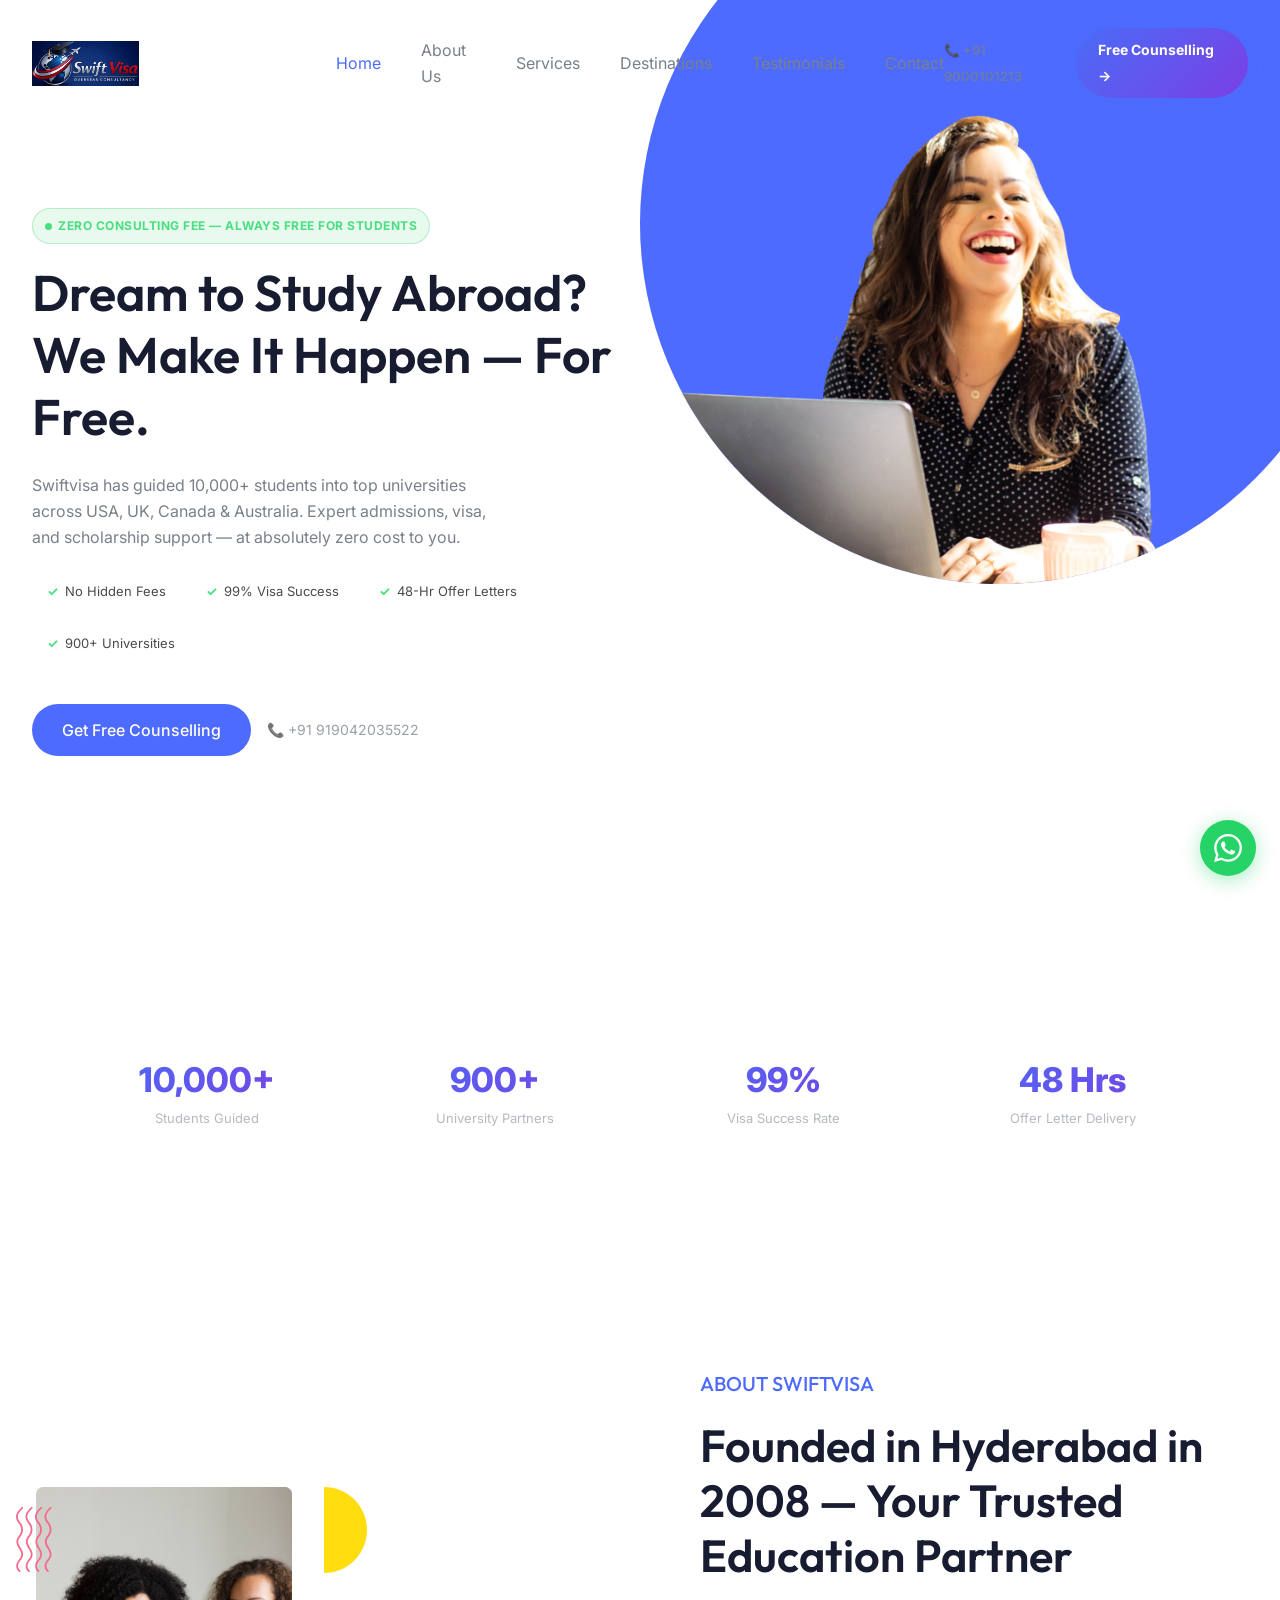
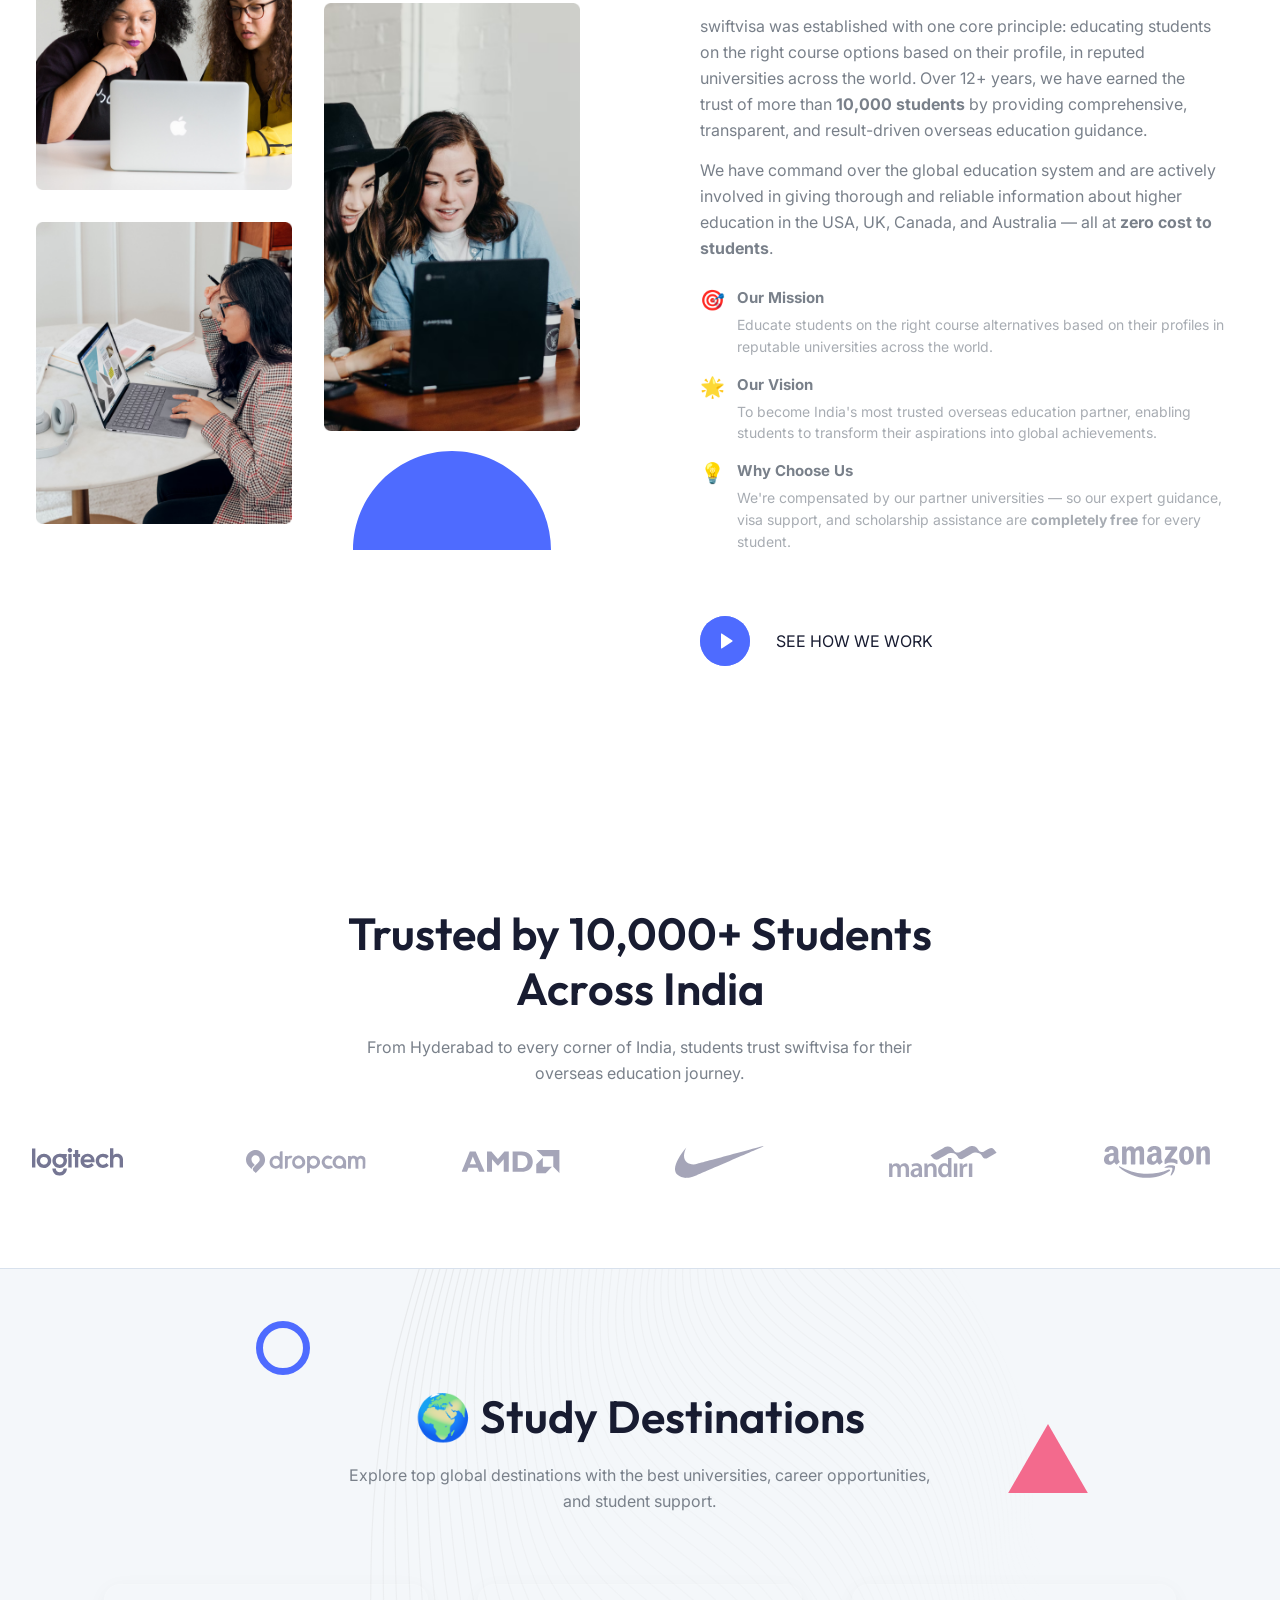
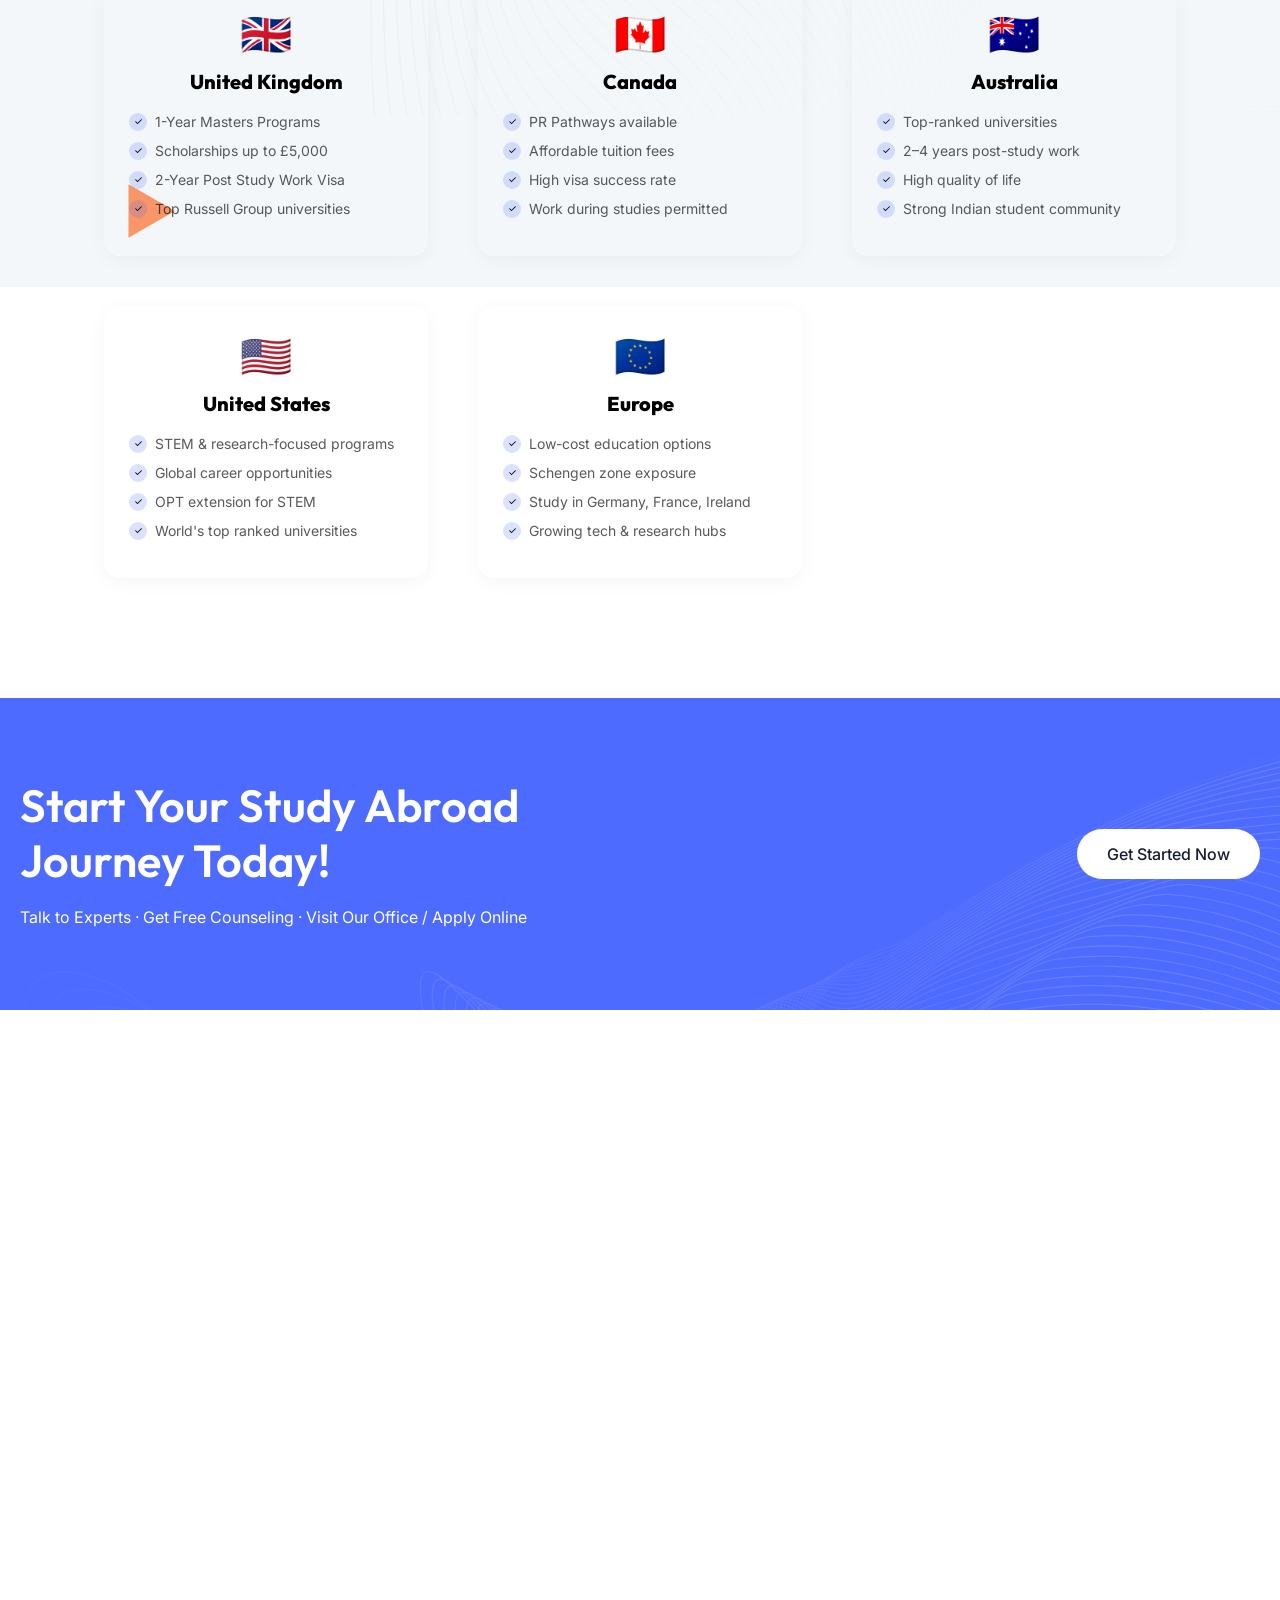
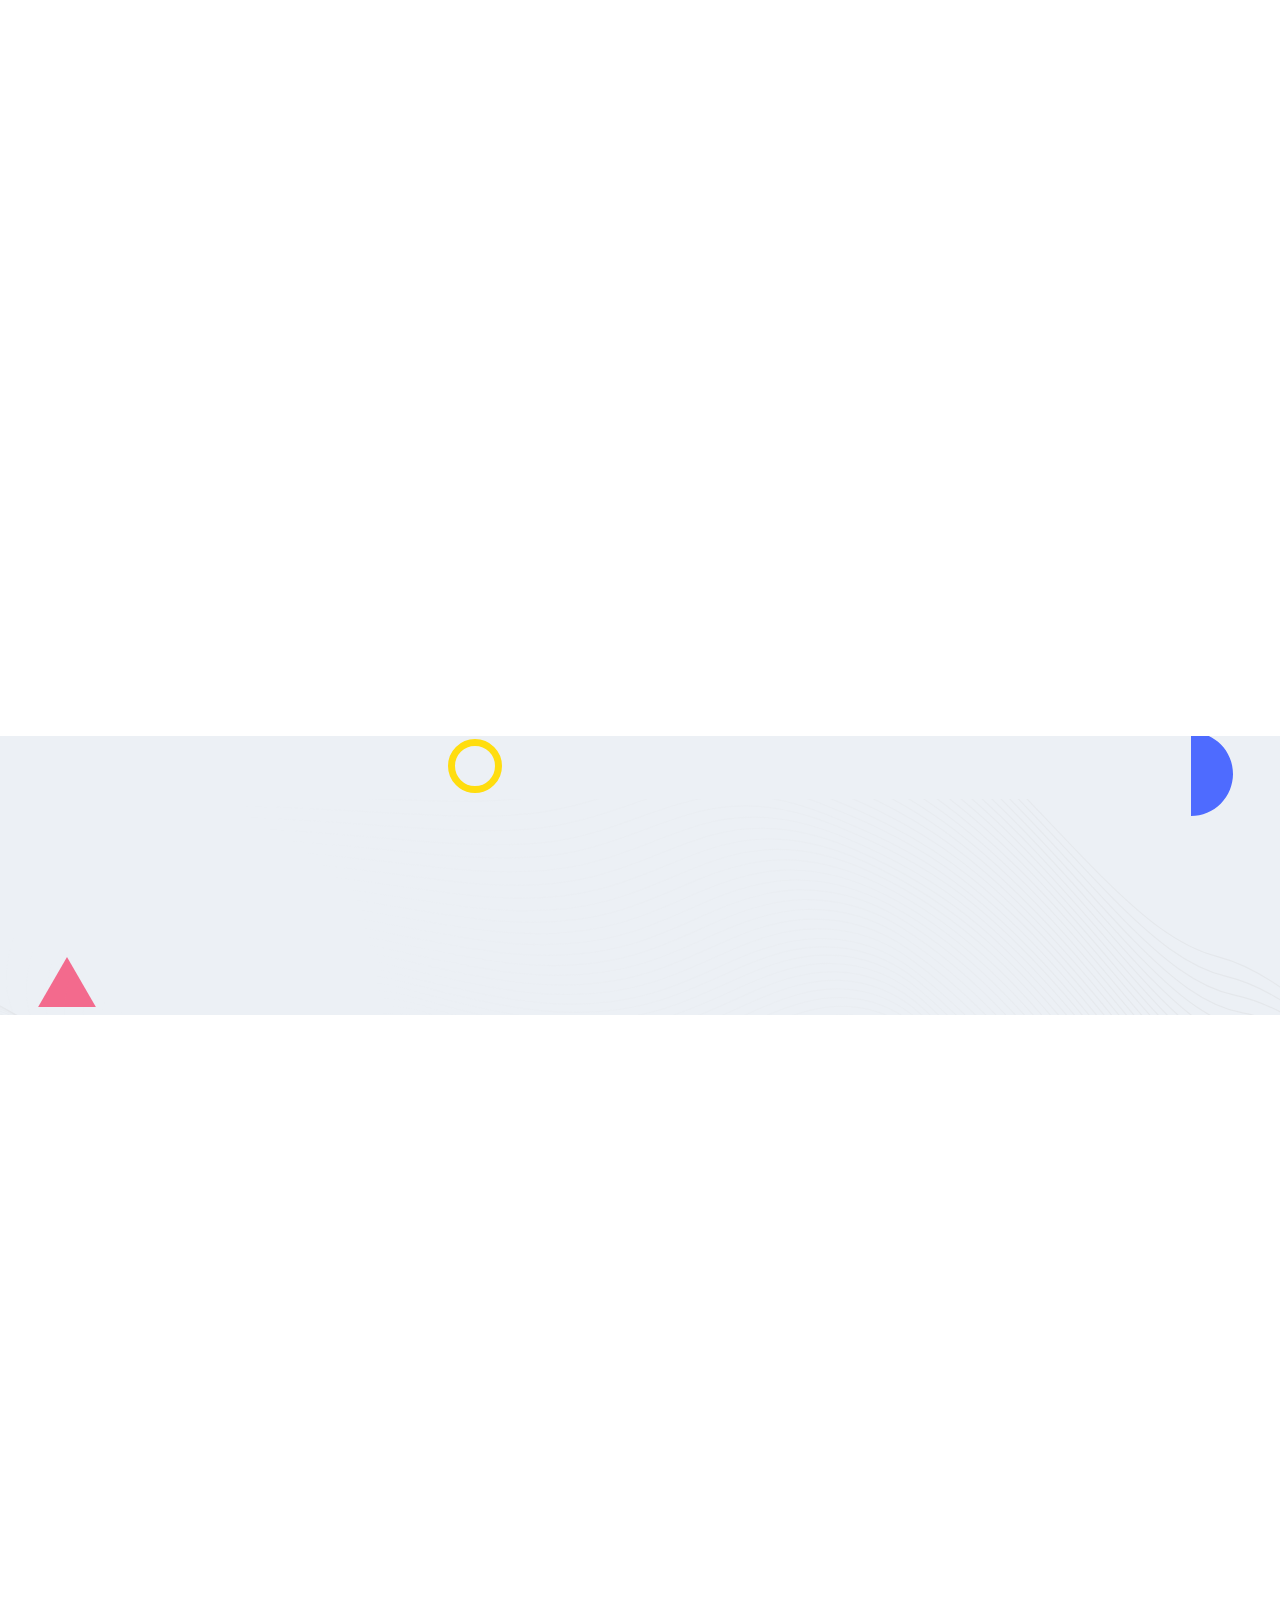
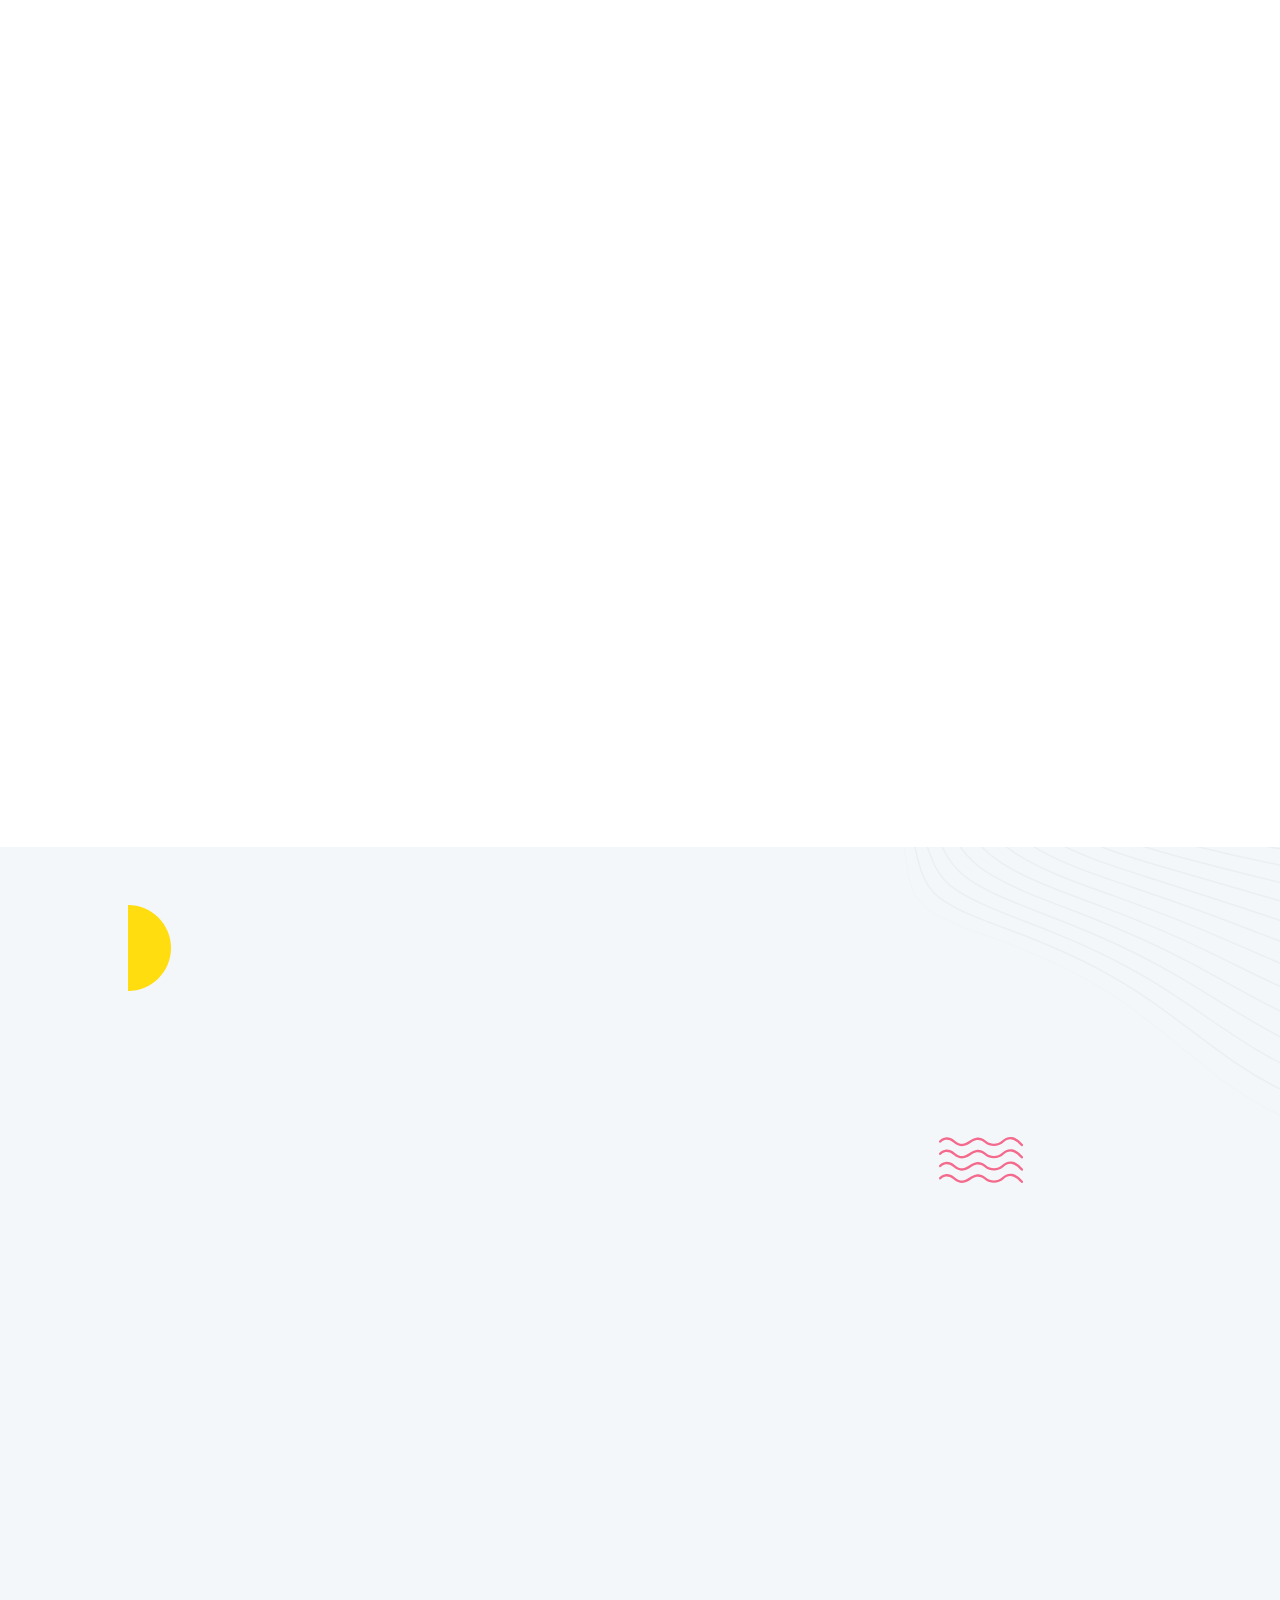
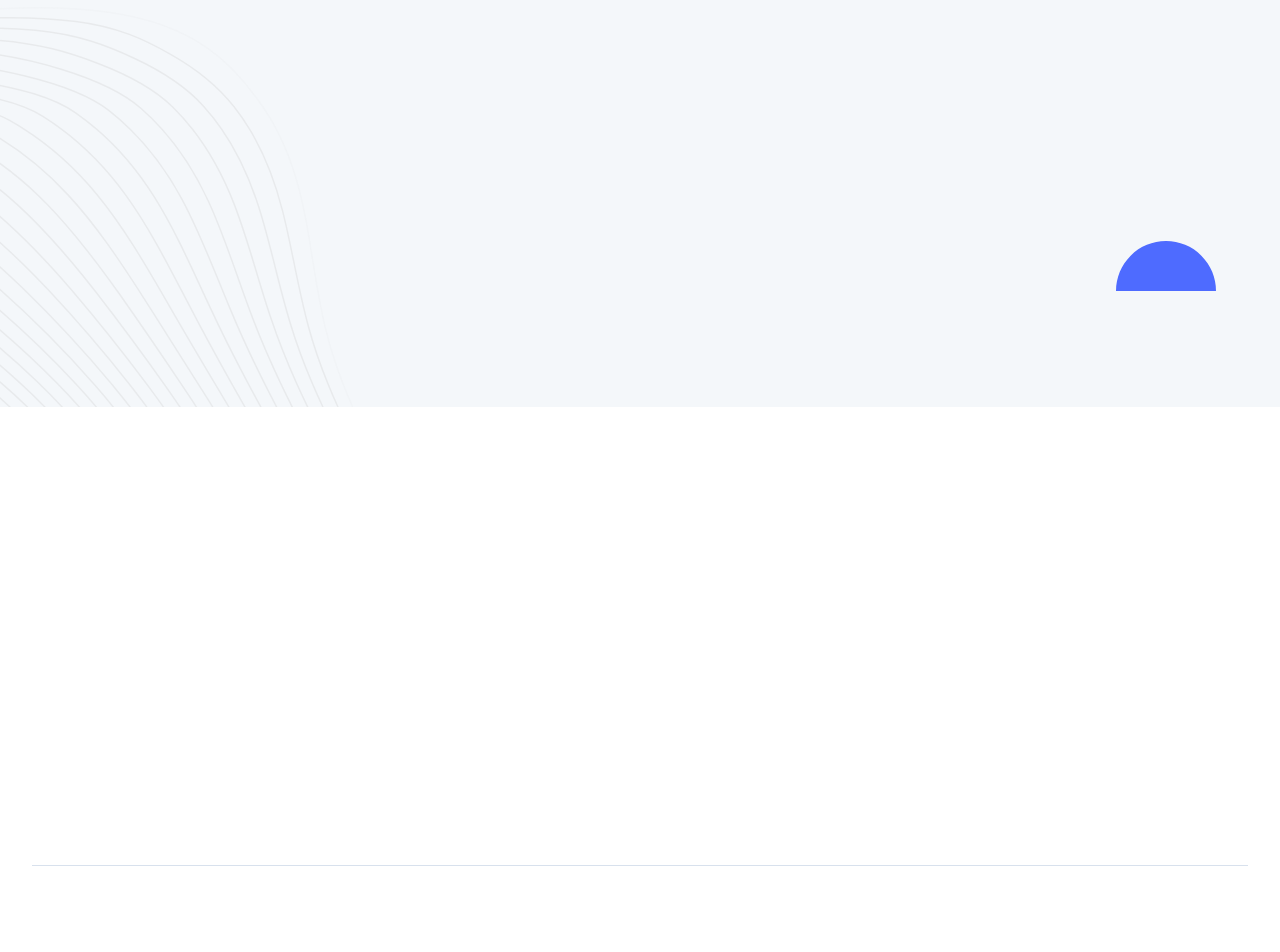
<file: index.html>
<!DOCTYPE html>
<html lang="en">

<head>
  <meta charset="UTF-8" />
  <meta http-equiv="X-UA-Compatible" content="IE=edge" />
  <meta name="viewport" content="width=device-width, initial-scale=1.0" />
  <title>Swift Visa – Study Abroad at Zero Fee | Reach Your Dream College</title>
  <link rel="icon" href="favicon.ico">
  <link href="style.css" rel="stylesheet">
  <style>
    /* ===== SWIFT VISA CUSTOM OVERRIDES ===== */

    /* NAV ENHANCEMENTS */
    .sv-nav-cta {
      display: inline-flex;
      align-items: center;
      gap: 6px;
      background: linear-gradient(135deg, #4A6CF7, #7B3FE4);
      color: #fff !important;
      padding: 9px 22px;
      border-radius: 50px;
      font-weight: 700;
      font-size: 14px;
      text-decoration: none;
      transition: all 0.25s;
      box-shadow: 0 4px 15px rgba(74, 108, 247, 0.4);
    }

    .sv-nav-cta:hover {
      transform: translateY(-2px);
      box-shadow: 0 8px 25px rgba(74, 108, 247, 0.5);
    }

    .sv-call-link {
      font-size: 13px;
      font-weight: 600;
      color: inherit;
      text-decoration: none;
      opacity: 0.75;
      transition: opacity 0.2s;
    }

    .sv-call-link:hover {
      opacity: 1;
    }

    /* DESTINATION CARDS */
    .destination-card {
      background: rgba(255, 255, 255, 0.04);
      border: 1px solid rgba(255, 255, 255, 0.1);
      border-radius: 16px;
      padding: 28px 24px;
      transition: all 0.3s ease;
      position: relative;
      overflow: hidden;
    }

    .destination-card::before {
      content: '';
      position: absolute;
      top: 0;
      left: 0;
      right: 0;
      height: 3px;
      background: linear-gradient(90deg, #4A6CF7, #7B3FE4);
      opacity: 0;
      transition: opacity 0.3s;
    }

    .destination-card:hover {
      transform: translateY(-6px);
      border-color: rgba(74, 108, 247, 0.4);
      box-shadow: 0 20px 40px rgba(0, 0, 0, 0.25);
    }

    .destination-card:hover::before {
      opacity: 1;
    }

    .destination-flag {
      font-size: 42px;
      line-height: 1;
      margin-bottom: 14px;
      display: block;
    }

    .destination-title {
      font-size: 20px !important;
      font-weight: 800 !important;
      margin-bottom: 16px !important;
      color: #000000 !important;
    }

    .destination-points p {
      display: flex;
      align-items: center;
      gap: 8px;
      font-size: 14px;
      color: rgba(0, 0, 0, 0.65);
      margin-bottom: 8px;
      line-height: 1.5;
    }

    .destination-points p::before {
      content: '✓';
      display: inline-flex;
      align-items: center;
      justify-content: center;
      width: 18px;
      height: 18px;
      background: rgba(74, 108, 247, 0.2);
      border-radius: 50%;
      font-size: 10px;
      color: #000000;
      flex-shrink: 0;
    }

    /* SERVICES ENHANCEMENTS */
    .sv-service-card {
      border-radius: 14px;
      border: 1px solid rgba(255, 255, 255, 0.08);
      transition: all 0.3s;
    }

    .sv-service-card:hover {
      border-color: rgba(74, 108, 247, 0.35);
      transform: translateY(-4px);
    }

    /* TEAM / ABOUT SECTION */
    .sv-team-card {
      background: rgba(255, 255, 255, 0.04);
      border: 1px solid rgba(255, 255, 255, 0.08);
      border-radius: 16px;
      padding: 28px 20px;
      text-align: center;
      transition: all 0.3s;
    }

    .sv-team-card:hover {
      border-color: rgba(74, 108, 247, 0.3);
      transform: translateY(-4px);
      box-shadow: 0 16px 32px rgba(0, 0, 0, 0.2);
    }

    .sv-team-avatar {
      width: 90px;
      height: 90px;
      border-radius: 50%;
      object-fit: cover;
      border: 3px solid rgba(74, 108, 247, 0.4);
      margin: 0 auto 16px;
      display: block;
    }

    .sv-team-name {
      font-size: 16px !important;
      font-weight: 700 !important;
      margin-bottom: 4px !important;
    }

    .sv-team-role {
      font-size: 13px;
      opacity: 0.6;
    }

    /* CONTACT INFO PANEL */
    .sv-contact-info {
      background: rgba(255, 255, 255, 0.03);
      border: 1px solid rgba(255, 255, 255, 0.08);
      border-radius: 16px;
      padding: 32px;
      position: relative;
      overflow: hidden;
    }

    .sv-contact-info::before {
      content: '';
      position: absolute;
      top: 0;
      left: 0;
      right: 0;
      height: 3px;
      background: linear-gradient(90deg, #4A6CF7, #7B3FE4);
    }

    .sv-contact-detail {
      display: flex;
      align-items: flex-start;
      gap: 12px;
      margin-bottom: 20px;
    }

    .sv-contact-icon {
      width: 40px;
      height: 40px;
      background: rgba(74, 108, 247, 0.15);
      border: 1px solid rgba(74, 108, 247, 0.25);
      border-radius: 10px;
      display: flex;
      align-items: center;
      justify-content: center;
      font-size: 16px;
      flex-shrink: 0;
    }

    .sv-contact-label {
      font-size: 12px;
      font-weight: 600;
      text-transform: uppercase;
      letter-spacing: 0.5px;
      opacity: 0.5;
      display: block;
      margin-bottom: 3px;
    }

    .sv-contact-val {
      font-size: 14px;
      font-weight: 500;
      line-height: 1.5;
    }

    .sv-contact-val a {
      text-decoration: none;
      color: inherit;
      transition: color 0.2s;
    }

    .sv-contact-val a:hover {
      color: #4A6CF7;
    }

    /* FORM STYLES */
    .sv-form-input {
      width: 100%;
      background: rgba(255, 255, 255, 0.05) !important;
      border: 1.5px solid rgba(255, 255, 255, 0.1) !important;
      border-radius: 10px !important;
      padding: 13px 16px !important;
      font-size: 15px;
      color: inherit;
      outline: none;
      transition: all 0.25s;
      font-family: inherit;
      appearance: none;
    }

    .sv-form-input:focus {
      border-color: #4A6CF7 !important;
      background: rgba(74, 108, 247, 0.07) !important;
      box-shadow: 0 0 0 4px rgba(74, 108, 247, 0.12);
    }

    .sv-form-input::placeholder {
      opacity: 0.35;
    }

    .sv-form-select {
      background-image: url("data:image/svg+xml,%3Csvg xmlns='http://www.w3.org/2000/svg' width='10' height='7'%3E%3Cpath d='M1 1l4 4 4-4' stroke='%23888' stroke-width='1.5' fill='none' stroke-linecap='round'/%3E%3C/svg%3E");
      background-repeat: no-repeat;
      background-position: right 14px center;
      padding-right: 40px !important;
      cursor: pointer;
    }

    .sv-form-label {
      display: block;
      font-size: 12px;
      font-weight: 600;
      text-transform: uppercase;
      letter-spacing: 0.5px;
      opacity: 0.55;
      margin-bottom: 7px;
    }

    .sv-form-group {
      margin-bottom: 16px;
    }

    .sv-form-group-half {
      display: grid;
      grid-template-columns: 1fr 1fr;
      gap: 14px;
      margin-bottom: 16px;
    }

    @media(max-width:640px) {
      .sv-form-group-half {
        grid-template-columns: 1fr;
      }
    }

    .sv-submit-btn {
      background: linear-gradient(135deg, #4A6CF7, #7B3FE4);
      color: #fff;
      border: none;
      padding: 14px 32px;
      border-radius: 50px;
      font-size: 15px;
      font-weight: 700;
      cursor: pointer;
      transition: all 0.25s;
      display: inline-flex;
      align-items: center;
      gap: 8px;
      letter-spacing: 0.2px;
    }

    .sv-submit-btn:hover {
      transform: translateY(-2px);
      box-shadow: 0 8px 25px rgba(74, 108, 247, 0.45);
    }

    .sv-submit-btn:disabled {
      opacity: 0.6;
      cursor: not-allowed;
      transform: none;
    }

    #sv-form-status {
      padding: 12px 18px;
      border-radius: 10px;
      font-size: 14px;
      font-weight: 500;
      margin-top: 14px;
      display: none;
    }

    #sv-form-status.ok {
      background: rgba(34, 197, 94, 0.1);
      border: 1px solid rgba(34, 197, 94, 0.3);
      color: #4ade80;
      display: block;
    }

    #sv-form-status.err {
      background: rgba(239, 68, 68, 0.1);
      border: 1px solid rgba(239, 68, 68, 0.3);
      color: #f87171;
      display: block;
    }

    /* ZERO FEE BADGE */
    .sv-zero-badge {
      display: inline-flex;
      align-items: center;
      gap: 6px;
      background: rgba(34, 197, 94, 0.1);
      border: 1px solid rgba(34, 197, 94, 0.25);
      color: #4ade80;
      padding: 4px 12px;
      border-radius: 50px;
      font-size: 12px;
      font-weight: 700;
      text-transform: uppercase;
      letter-spacing: 0.5px;
      margin-bottom: 18px;
    }

    .sv-zero-badge::before {
      content: '';
      width: 7px;
      height: 7px;
      border-radius: 50%;
      background: #4ade80;
      animation: sv-pulse 2s infinite;
    }

    @keyframes sv-pulse {

      0%,
      100% {
        opacity: 1;
        transform: scale(1)
      }

      50% {
        opacity: .5;
        transform: scale(1.4)
      }
    }

    /* USP highlights */
    .sv-usp-row {
      display: flex;
      flex-wrap: wrap;
      gap: 10px;
      margin: 20px 0 28px;
    }

    .sv-usp-chip {
      display: flex;
      align-items: center;
      gap: 7px;
      background: rgba(255, 255, 255, 0.05);
      border: 1px solid rgba(255, 255, 255, 0.1);
      padding: 7px 14px;
      border-radius: 50px;
      font-size: 13px;
      color: rgba(14, 13, 13, 0.75);
    }

    .sv-usp-chip span {
      color: #4ade80;
      font-weight: 700;
    }

    /* WHATSAPP FLOAT */
    .sv-whatsapp {
      position: fixed;
      bottom: 24px;
      right: 24px;
      width: 56px;
      height: 56px;
      background: #25D366;
      border-radius: 50%;
      display: flex;
      align-items: center;
      justify-content: center;
      box-shadow: 0 4px 20px rgba(37, 211, 102, 0.4);
      z-index: 9999;
      transition: all 0.25s;
      text-decoration: none;
    }

    .sv-whatsapp:hover {
      transform: scale(1.1);
      box-shadow: 0 8px 30px rgba(37, 211, 102, 0.5);
    }

    /* STATS COUNTER */
    .sv-stats-grid {
      display: grid;
      grid-template-columns: repeat(4, 1fr);
      gap: 0;
      border: 1px solid rgba(255, 255, 255, 0.08);
      border-radius: 16px;
      overflow: hidden;
      margin: 40px 0;
    }

    .sv-stat {
      padding: 28px 20px;
      text-align: center;
      border-right: 1px solid rgba(255, 255, 255, 0.08);
      background: rgba(255, 255, 255, 0.02);
      transition: background 0.3s;
    }

    .sv-stat:last-child {
      border-right: none;
    }

    .sv-stat:hover {
      background: rgba(74, 108, 247, 0.07);
    }

    .sv-stat-num {
      display: block;
      font-size: 34px;
      font-weight: 800;
      background: linear-gradient(135deg, #4A6CF7, #7B3FE4);
      -webkit-background-clip: text;
      -webkit-text-fill-color: transparent;
      background-clip: text;
      line-height: 1.1;
      margin-bottom: 6px;
    }

    .sv-stat-label {
      font-size: 13px;
      opacity: 0.55;
    }

    @media(max-width:640px) {
      .sv-stats-grid {
        grid-template-columns: 1fr 1fr;
      }

      .sv-stat {
        border-bottom: 1px solid rgba(255, 255, 255, 0.08);
      }
    }

    /* TESTIMONIAL OVERRIDE */
    .sv-testi-name {
      font-size: 15px;
      font-weight: 700;
      margin-top: 16px;
    }

    .sv-testi-role {
      font-size: 13px;
      opacity: 0.55;
    }

    .sv-testi-stars {
      color: #FACC15;
      font-size: 14px;
      margin-bottom: 8px;
    }
  </style>
</head>

<body x-data="{ page: 'home', 'darkMode': true, 'stickyMenu': false, 'navigationOpen': false, 'scrollTop': false }"
  x-init="
         darkMode = JSON.parse(localStorage.getItem('darkMode'));
         $watch('darkMode', value => localStorage.setItem('darkMode', JSON.stringify(value)))"
  :class="{'b eh': darkMode === true}">

  <!-- ===== Header Start ===== -->
  <header class="g s r vd ya cj" :class="{ 'hh sm _k dj bl ll' : stickyMenu }"
    @scroll.window="stickyMenu = (window.pageYOffset > 20) ? true : false">
    <div class="bb ze ki xn 2xl:ud-px-0 oo wf yf i">
      <!-- Logo -->
      <div class="vd to/4 tc wf yf">
        <a href="index.html">
          <img class="om" src="images/logo-light.jpeg" alt="Swift Visa" style="height:45px;width:auto;" />
          <img class="xc nm" src="images/logo-dark.jpeg" alt="Swift Visa" style="height:45px;width:auto;" />
        </a>
        <!-- Hamburger -->
        <button class="po rc" @click="navigationOpen = !navigationOpen">
          <span class="rc i pf re pd">
            <span class="du-block h q vd yc">
              <span class="rc i r s eh um tg te rd eb ml jl dl" :class="{ 'ue el': !navigationOpen }"></span>
              <span class="rc i r s eh um tg te rd eb ml jl fl" :class="{ 'ue qr': !navigationOpen }"></span>
              <span class="rc i r s eh um tg te rd eb ml jl gl" :class="{ 'ue hl': !navigationOpen }"></span>
            </span>
            <span class="du-block h q vd yc lf">
              <span class="rc eh um tg ml jl el h na r ve yc" :class="{ 'sd dl': !navigationOpen }"></span>
              <span class="rc eh um tg ml jl qr h s pa vd rd" :class="{ 'sd rr': !navigationOpen }"></span>
            </span>
          </span>
        </button>
      </div>

      <!-- Nav Links -->
      <div class="vd wo/4 sd qo f ho oo wf yf" :class="{ 'd hh rm sr td ud qg ug jc yh': navigationOpen }">
        <nav>
          <ul class="tc _o sf yo cg ep" style="justify-content:center;">
            <li><a href="index.html" class="xl" :class="{ 'mk': page === 'home' }">Home</a></li>
            <li><a href="#About" class="xl">About Us</a></li>
            <li><a href="#services" class="xl">Services</a></li>
            <li><a href="#destination" class="xl">Destinations</a></li>
            <li><a href="#testimonials" class="xl">Testimonials</a></li>
            <li><a href="#support" class="xl">Contact</a></li>
          </ul>
        </nav>

        <div class="tc wf ig pb no" style="gap:12px;align-items:center;">
          <a href="tel:+919042035522" class="sv-call-link">📞 +91 9000101213</a>
          <a href="#support" class="sv-nav-cta">Free Counselling →</a>
        </div>
      </div>
    </div>
  </header>
  <!-- ===== Header End ===== -->

  <main>

    <!-- ===== Hero Start ===== -->
    <section class="gj do ir hj sp jr i pg">
      <!-- Hero Images -->
      <div class="xc fn zd/2 2xl:ud-w-187.5 bd 2xl:ud-h-171.5 h q r">
        <img src="images/shape-01.svg" alt="shape" class="xc 2xl:ud-block h t -ud-left-[10%] ua" />
        <img src="images/shape-02.svg" alt="shape" class="xc 2xl:ud-block h u p va" />
        <img src="images/shape-03.svg" alt="shape" class="xc 2xl:ud-block h v w va" />
        <img src="images/shape-04.svg" alt="shape" class="h q r" />
        <img src="images/hero.png" alt="Student" class="h q r ua" />
      </div>

      <!-- Hero Content -->
      <div class="bb ze ki xn 2xl:ud-px-0">
        <div class="tc _o">
          <div class="animate_left jn/2">
            <div class="sv-zero-badge">Zero Consulting Fee — Always Free for Students</div>
            <h1 class="fk vj zp or kk wm wb">Dream to Study Abroad? We Make It Happen — For Free.</h1>
            <p class="fq">
              Swiftvisa has guided 10,000+ students into top universities across USA, UK, Canada & Australia. Expert
              admissions, visa, and scholarship support — at absolutely zero cost to you.
            </p>

            <div class="sv-usp-row">
              <div class="sv-usp-chip"><span>✓</span> No Hidden Fees</div>
              <div class="sv-usp-chip"><span>✓</span> 99% Visa Success</div>
              <div class="sv-usp-chip"><span>✓</span> 48-Hr Offer Letters</div>
              <div class="sv-usp-chip"><span>✓</span> 900+ Universities</div>
            </div>

            <div class="tc tf yo zf mb" style="gap:16px;flex-wrap:wrap;">
              <a href="#support" class="ek jk lk gh gi hi rg ml il vc _d _l">Get Free Counselling</a>
              <a href="tel:+919042035522"
                style="display:inline-flex;align-items:center;gap:8px;font-size:14px;opacity:.75;text-decoration:none;color:inherit;">
                📞 +91 919042035522
              </a>
            </div>
          </div>
        </div>
      </div>
    </section>
    <!-- ===== Hero End ===== -->

    <!-- ===== Stats Bar ===== -->
    <section style="padding:0 30px 50px;">
      <div class="bb ze ki xn">
        <div class="sv-stats-grid">
          <div class="sv-stat"><span class="sv-stat-num">10,000+</span><span class="sv-stat-label">Students
              Guided</span></div>
          <div class="sv-stat"><span class="sv-stat-num">900+</span><span class="sv-stat-label">University
              Partners</span></div>
          <div class="sv-stat"><span class="sv-stat-num">99%</span><span class="sv-stat-label">Visa Success Rate</span>
          </div>
          <div class="sv-stat"><span class="sv-stat-num">48 Hrs</span><span class="sv-stat-label">Offer Letter
              Delivery</span></div>
        </div>
      </div>
    </section>

    <!-- ===== About Start ===== -->
    <section id="About" class="ji gp uq 2xl:ud-py-35 pg">
      <div class="bb ze ki xn wq">
        <div class="tc wf gg qq">
          <!-- About Images -->
          <div class="animate_left xc gn gg jn/2 i">
            <div>
              <img src="images/shape-05.svg" alt="Shape" class="h -ud-left-5 x" />
              <img src="images/about-01.png" alt="Students" class="ib" />
              <img src="images/about-02.png" alt="Counselling" />
            </div>
            <div>
              <img src="images/shape-06.svg" alt="Shape" />
              <img src="images/about-03.png" alt="Visa" class="ob gb" />
              <img src="images/shape-07.svg" alt="Shape" class="bb" />
            </div>
          </div>

          <!-- About Content -->
          <div class="animate_right jn/2">
            <h4 class="ek yj mk gb">ABOUT SWIFTVISA</h4>
            <h2 class="fk vj zp pr kk wm qb">Founded in Hyderabad in 2008 — Your Trusted Education Partner</h2>
            <p class="uo">
              swiftvisa was established with one core principle: educating students on the right course options based on
              their profile, in reputed universities across the world. Over 12+ years, we have earned the trust of more
              than <strong>10,000 students</strong> by providing comprehensive, transparent, and result-driven overseas
              education guidance.
            </p>
            <p class="uo" style="margin-top:14px;">
              We have command over the global education system and are actively involved in giving thorough and reliable
              information about higher education in the USA, UK, Canada, and Australia — all at <strong>zero cost to
                students</strong>.
            </p>

            <div style="display:flex;flex-direction:column;gap:14px;margin:24px 0;">
              <div style="display:flex;gap:12px;align-items:flex-start;">
                <span style="font-size:20px;margin-top:2px;">🎯</span>
                <div>
                  <strong style="display:block;font-size:15px;margin-bottom:3px;">Our Mission</strong>
                  <p style="font-size:14px;opacity:.65;line-height:1.55;">Educate students on the right course
                    alternatives based on their profiles in reputable universities across the world.</p>
                </div>
              </div>
              <div style="display:flex;gap:12px;align-items:flex-start;">
                <span style="font-size:20px;margin-top:2px;">🌟</span>
                <div>
                  <strong style="display:block;font-size:15px;margin-bottom:3px;">Our Vision</strong>
                  <p style="font-size:14px;opacity:.65;line-height:1.55;">To become India's most trusted overseas
                    education partner, enabling students to transform their aspirations into global achievements.</p>
                </div>
              </div>
              <div style="display:flex;gap:12px;align-items:flex-start;">
                <span style="font-size:20px;margin-top:2px;">💡</span>
                <div>
                  <strong style="display:block;font-size:15px;margin-bottom:3px;">Why Choose Us</strong>
                  <p style="font-size:14px;opacity:.65;line-height:1.55;">We're compensated by our partner universities
                    — so our expert guidance, visa support, and scholarship assistance are <strong>completely
                      free</strong> for every student.</p>
                </div>
              </div>
            </div>

            <a href="https://www.youtube.com/watch?v=xcJtL7QggTI" data-fslightbox class="vc wf hg mb">
              <span class="tc wf xf be dd rg i gh ua">
                <span class="nf h vc yc vd rg gh qk -ud-z-1"></span>
                <img src="images/icon-play.svg" alt="Play" />
              </span>
              <span class="kk">SEE HOW WE WORK</span>
            </a>
          </div>
        </div>
      </div>
    </section>
    <!-- ===== About End ===== -->

    <!-- ===== Trusted By ===== -->
    <section class="pj vp mr">
      <div
        x-data="{ sectionTitle: `Trusted by 10,000+ Students Across India`, sectionTitleText: `From Hyderabad to every corner of India, students trust swiftvisa for their overseas education journey.`}">
        <div class="animate_top bb ze rj ki xn vq">
          <h2 x-text="sectionTitle" class="fk vj pr kk wm on/5 gq/2 bb _b"></h2>
          <p class="bb on/5 wo/5 hq" x-text="sectionTitleText"></p>
        </div>
      </div>
      <div class="bb ze ah ch pm hj xp ki xn 2xl:ud-px-49 bc">
        <div class="wc rf qn zf cp kq xf wf">
          <a href="#" class="rc animate_top"><img class="th wl ml il zl om" src="images/brand-light-01.svg"
              alt="Partner" /><img class="xc sk ml il zl nm" src="images/brand-dark-01.svg" alt="Partner" /></a>
          <a href="#" class="rc animate_top"><img class="tk ml il zl om" src="images/brand-light-02.svg"
              alt="Partner" /><img class="xc sk ml il zl nm" src="images/brand-dark-02.svg" alt="Partner" /></a>
          <a href="#" class="rc animate_top"><img class="tk ml il zl om" src="images/brand-light-03.svg"
              alt="Partner" /><img class="xc sk ml il zl nm" src="images/brand-dark-03.svg" alt="Partner" /></a>
          <a href="#" class="rc animate_top"><img class="tk ml il zl om" src="images/brand-light-04.svg"
              alt="Partner" /><img class="xc sk ml il zl nm" src="images/brand-dark-04.svg" alt="Partner" /></a>
          <a href="#" class="rc animate_top"><img class="tk ml il zl om" src="images/brand-light-05.svg"
              alt="Partner" /><img class="xc sk ml il zl nm" src="images/brand-dark-05.svg" alt="Partner" /></a>
          <a href="#" class="rc animate_top"><img class="tk ml il zl om" src="images/brand-light-06.svg"
              alt="Partner" /><img class="xc sk ml il zl nm" src="images/brand-dark-06.svg" alt="Partner" /></a>
        </div>
      </div>
    </section>

    <!-- ===== Study Destinations Start ===== -->
    <section id="destination" class="i pg ji gp uq">
      <span class="rc h s r vd fd/5 fh rm"></span>
      <img src="images/shape-08.svg" alt="Shape" class="h q r" />
      <img src="images/shape-09.svg" alt="Shape" class="of h y z/2" />
      <img src="images/shape-10.svg" alt="Shape" class="h _ aa" />
      <img src="images/shape-11.svg" alt="Shape" class="of h m ba" />

      <div
        x-data="{ sectionTitle: `🌍 Study Destinations`, sectionTitleText: `Explore top global destinations with the best universities, career opportunities, and student support.`}">
        <div class="animate_top bb ze rj ki xn vq">
          <h2 x-text="sectionTitle" class="fk vj pr kk wm on/5 gq/2 bb _b"></h2>
          <p class="bb on/5 wo/5 hq" x-text="sectionTitleText"></p>
        </div>
      </div>

      <div class="bb ze i va ki xn xq jb jo">
        <div class="wc qf pn xo gg cp">

          <!-- UK -->
          <div class="animate_top rj destination-card">
            <span class="destination-flag">🇬🇧</span>
            <h4 class="destination-title">United Kingdom</h4>
            <div class="destination-points">
              <p>1-Year Masters Programs</p>
              <p>Scholarships up to £5,000</p>
              <p>2-Year Post Study Work Visa</p>
              <p>Top Russell Group universities</p>
            </div>
          </div>

          <!-- Canada -->
          <div class="animate_top rj destination-card">
            <span class="destination-flag">🇨🇦</span>
            <h4 class="destination-title">Canada</h4>
            <div class="destination-points">
              <p>PR Pathways available</p>
              <p>Affordable tuition fees</p>
              <p>High visa success rate</p>
              <p>Work during studies permitted</p>
            </div>
          </div>

          <!-- Australia -->
          <div class="animate_top rj destination-card">
            <span class="destination-flag">🇦🇺</span>
            <h4 class="destination-title">Australia</h4>
            <div class="destination-points">
              <p>Top-ranked universities</p>
              <p>2–4 years post-study work</p>
              <p>High quality of life</p>
              <p>Strong Indian student community</p>
            </div>
          </div>

          <!-- USA -->
          <div class="animate_top rj destination-card">
            <span class="destination-flag">🇺🇸</span>
            <h4 class="destination-title">United States</h4>
            <div class="destination-points">
              <p>STEM & research-focused programs</p>
              <p>Global career opportunities</p>
              <p>OPT extension for STEM</p>
              <p>World's top ranked universities</p>
            </div>
          </div>

          <!-- Europe -->
          <div class="animate_top rj destination-card">
            <span class="destination-flag">🇪🇺</span>
            <h4 class="destination-title">Europe</h4>
            <div class="destination-points">
              <p>Low-cost education options</p>
              <p>Schengen zone exposure</p>
              <p>Study in Germany, France, Ireland</p>
              <p>Growing tech & research hubs</p>
            </div>
          </div>

          <!-- Global -->
          <div class="animate_top rj destination-card"
            style="background:linear-gradient(135deg,rgba(74,108,247,0.15),rgba(123,63,228,0.1));border-color:rgba(74,108,247,0.3);">
            <span class="destination-flag">🌍</span>
            <h4 class="destination-title">Global Access</h4>
            <div class="destination-points">
              <p>900+ Universities Worldwide</p>
              <p>End-to-End Support</p>
              <p>Admissions to Visa Guidance</p>
              <p>Free for every student</p>
            </div>
          </div>

        </div>
      </div>
    </section>
    <!-- ===== Study Destinations End ===== -->

    <!-- ===== CTA Strip ===== -->
    <section class="i pg gh ji">
      <img class="h p q" src="images/shape-16.svg" alt="Bg Shape" />
      <div class="bb ye i z-10 ki xn dr">
        <div class="tc uf sn tn un gg">
          <div class="animate_left to/2">
            <h2 class="fk vj zp pr lk ac">Start Your Study Abroad Journey Today!</h2>
            <p class="lk">Talk to Experts · Get Free Counseling · Visit Our Office / Apply Online</p>
          </div>
          <div class="animate_right bf">
            <a href="#support" class="vc ek kk hh rg ol il cm gi hi">Get Started Now</a>
          </div>
        </div>
      </div>
    </section>

    <!-- ===== Services Start ===== -->
    <section id="services" class="lj tp kr">
      <div>
        <div class="animate_top bb ze rj ki xn vq">
          <h2 class="fk vj pr kk wm on/5 gq/2 bb _b">Our Comprehensive Study Abroad Services</h2>
          <p class="bb on/5 wo/5 hq">From course selection to visa approval and post-arrival support — complete
            end-to-end solutions at zero cost.</p>
        </div>
      </div>

      <div class="bb ze ki xn yq mb en">
        <div class="wc qf pn xo ng">
          <div class="animate_top sg oi pi zq ml il am cn _m sv-service-card">
            <img src="images/icon-04.svg" alt="Course Selection" />
            <h4 class="ek zj kk wm nb _b">Course Selection</h4>
            <p>Profile-based course matching across UG, PG, MBA, Diploma & Pathway Programs from 900+ universities.</p>
          </div>
          <div class="animate_top sg oi pi zq ml il am cn _m sv-service-card">
            <img src="images/icon-05.svg" alt="University Selection" />
            <h4 class="ek zj kk wm nb _b">University Selection</h4>
            <p>Direct admissions with partner universities. Personalized country & course guidance based on your
              profile.</p>
          </div>
          <div class="animate_top sg oi pi zq ml il am cn _m sv-service-card">
            <img src="images/icon-06.svg" alt="Applications" />
            <h4 class="ek zj kk wm nb _b">Applications</h4>
            <p>Complete application support — SOP writing, documentation, and submission tracking. 48-hour offer
              letters.</p>
          </div>
          <div class="animate_top sg oi pi zq ml il am cn _m sv-service-card">
            <img src="images/icon-07.svg" alt="Scholarships" />
            <h4 class="ek zj kk wm nb _b">Scholarship Assistance</h4>
            <p>Up to ₹3–10 Lakhs in scholarships. Merit-based & university scholarships with financial planning
              guidance.</p>
          </div>
          <div class="animate_top sg oi pi zq ml il am cn _m sv-service-card">
            <img src="images/icon-04.svg" alt="Education Loan" />
            <h4 class="ek zj kk wm nb _b">Education Loan</h4>
            <p>Loan support from top banks & NBFCs. 100% tuition + living expense coverage for eligible students.</p>
          </div>
          <div class="animate_top sg oi pi zq ml il am cn _m sv-service-card">
            <img src="images/icon-05.svg" alt="Visa Processing" />
            <h4 class="ek zj kk wm nb _b">Visa Processing</h4>
            <p>99%+ visa success rate. Complete documentation, mock interviews & SOP assistance included.</p>
          </div>
          <div class="animate_top sg oi pi zq ml il am cn _m sv-service-card">
            <img src="images/icon-06.svg" alt="Air Ticket" />
            <h4 class="ek zj kk wm nb _b">Air Ticket Assistance</h4>
            <p>Best-fare flight booking guidance and pre-departure travel checklist for a smooth start abroad.</p>
          </div>
          <div class="animate_top sg oi pi zq ml il am cn _m sv-service-card">
            <img src="images/icon-07.svg" alt="Accommodation" />
            <h4 class="ek zj kk wm nb _b">Accommodation & Airport Pickup</h4>
            <p>Student accommodation search, airport pickup coordination, and local settling-in support.</p>
          </div>
        </div>
      </div>
    </section>
    <!-- ===== Services End ===== -->

    <!-- ===== Counter Start ===== -->
    <section class="i pg qh rm ji hp">
      <img src="images/shape-11.svg" alt="Shape" class="of h ga ha ke" />
      <img src="images/shape-07.svg" alt="Shape" class="h ia o ae jf" />
      <img src="images/shape-14.svg" alt="Shape" class="h ja ka" />
      <img src="images/shape-15.svg" alt="Shape" class="h q p" />
      <div class="bb ze i va ki xn br">
        <div class="tc uf sn tn xf un gg">
          <div class="animate_top me/5 ln rj">
            <h2 class="gk vj zp or kk wm hc">900+</h2>
            <p class="ek bk aq">University Partners</p>
          </div>
          <div class="animate_top me/5 ln rj">
            <h2 class="gk vj zp or kk wm hc">10,000+</h2>
            <p class="ek bk aq">Students Guided</p>
          </div>
          <div class="animate_top me/5 ln rj">
            <h2 class="gk vj zp or kk wm hc">99%</h2>
            <p class="ek bk aq">Visa Success Rate</p>
          </div>
          <div class="animate_top me/5 ln rj">
            <h2 class="gk vj zp or kk wm hc">12+</h2>
            <p class="ek bk aq">Years of Experience</p>
          </div>
        </div>
      </div>
    </section>
    <!-- ===== Counter End ===== -->

    <!-- ===== Team Start ===== -->
    <section class="ji gp uq pg">
      <div
        x-data="{ sectionTitle: `Meet Our Team`, sectionTitleText: `The experts behind 10,000+ successful student journeys — experienced, passionate, and committed to your success.`}">
        <div class="animate_top bb ze rj ki xn vq">
          <h2 x-text="sectionTitle" class="fk vj pr kk wm on/5 gq/2 bb _b"></h2>
          <p class="bb on/5 wo/5 hq" x-text="sectionTitleText"></p>
        </div>
      </div>
      <div class="bb ze i va ki xn xq jb jo">
        <div class="wc qf pn xo gg cp">
          <div class="animate_top rj sv-team-card">
            <img src="images/team-01.png" alt="Sandeep Kumar Gouru" class="sv-team-avatar" />
            <h4 class="sv-team-name">Sandeep Kumar Gouru</h4>
            <p class="sv-team-role">Managing Director &amp; Founder</p>
          </div>
          <div class="animate_top rj sv-team-card">
            <img src="images/team-02.png" alt="Jaiprakash Ake" class="sv-team-avatar" />
            <h4 class="sv-team-name">Jaiprakash Ake</h4>
            <p class="sv-team-role">Co-Founder</p>
          </div>
          <div class="animate_top rj sv-team-card">
            <img src="images/team-03.png" alt="Santhosh Kumar Doddi" class="sv-team-avatar" />
            <h4 class="sv-team-name">Santhosh Kumar Doddi</h4>
            <p class="sv-team-role">Business Development Manager</p>
          </div>
        </div>
      </div>
    </section>
    <!-- ===== Team End ===== -->

    <!-- ===== Testimonials Start ===== -->
    <section id="testimonials" class="hj rp hr">
      <div
        x-data="{ sectionTitle: `What Our Students Say`, sectionTitleText: `Real stories from students who achieved their dream of studying abroad with swiftvisa — at zero cost.`}">
        <div class="animate_top bb ze rj ki xn vq">
          <h2 x-text="sectionTitle" class="fk vj pr kk wm on/5 gq/2 bb _b"></h2>
          <p class="bb on/5 wo/5 hq" x-text="sectionTitleText"></p>
        </div>
      </div>

      <div class="bb ze ki xn ar">
        <div class="animate_top jb cq">
          <div class="swiper testimonial-01">
            <div class="swiper-wrapper">

              <div class="swiper-slide">
                <div class="i hh rm sg vk xm bi qj">
                  <span class="rc je md/2 gh xg h q r"></span>
                  <span class="rc je md/2 mh yg h q p"></span>
                  <div class="tc sf rn tn un zf dp">
                    <div>
                      <div class="sv-testi-stars">★★★★★</div>
                      <img src="images/icon-quote.svg" alt="Quote" />
                      <p class="ek ik xj _p kc fb">
                        It gives me an immense pleasure to share my experience with swiftvisa. I would like to recommend
                        all students to choose swiftvisa educational consultancy. The guidance was exceptional and
                        completely free!
                      </p>
                      <p class="sv-testi-name">Naveen Nagavarapu</p>
                      <p class="sv-testi-role">Student — St. Mary Engineering College</p>
                    </div>
                  </div>
                </div>
              </div>

              <div class="swiper-slide">
                <div class="i hh rm sg vk xm bi qj">
                  <span class="rc je md/2 gh xg h q r"></span>
                  <span class="rc je md/2 mh yg h q p"></span>
                  <div class="tc sf rn tn un zf dp">
                    <div>
                      <div class="sv-testi-stars">★★★★★</div>
                      <img src="images/icon-quote.svg" alt="Quote" />
                      <p class="ek ik xj _p kc fb">
                        Thank you swiftvisa for my admission! We got a seat within 2 days. Awesome experience with
                        Sandeep — very helpful and caring. Gives great guidance and support. Thank you sir!
                      </p>
                      <p class="sv-testi-name">Kavitha Kukkadapu</p>
                      <p class="sv-testi-role">MBA Student — Avanthi</p>
                    </div>
                  </div>
                </div>
              </div>

              <div class="swiper-slide">
                <div class="i hh rm sg vk xm bi qj">
                  <span class="rc je md/2 gh xg h q r"></span>
                  <span class="rc je md/2 mh yg h q p"></span>
                  <div class="tc sf rn tn un zf dp">
                    <div>
                      <div class="sv-testi-stars">★★★★★</div>
                      <img src="images/icon-quote.svg" alt="Quote" />
                      <p class="ek ik xj _p kc fb">
                        This is one of the best career guidance I have known. Very polite, very friendly, clearing every
                        doubt. Please approach them for any queries — best career advice and absolutely zero fees
                        charged.
                      </p>
                      <p class="sv-testi-name">Krishna Agarwal</p>
                      <p class="sv-testi-role">BSc, Engineering</p>
                    </div>
                  </div>
                </div>
              </div>

            </div>
            <div class="tc wf xf fg jb">
              <div class="swiper-button-prev c tc wf xf ie ld rg _g dh pf ml vr hh rm tl zm rl ym">
                <svg class="th lm" width="14" height="14" viewBox="0 0 14 14" fill="none">
                  <path
                    d="M3.52366 7.83336L7.99366 12.3034L6.81533 13.4817L0.333663 7.00002L6.81533 0.518357L7.99366 1.69669L3.52366 6.16669L13.667 6.16669L13.667 7.83336L3.52366 7.83336Z" />
                </svg>
              </div>
              <div class="swiper-button-next c tc wf xf ie ld rg _g dh pf ml vr hh rm tl zm rl ym">
                <svg class="th lm" width="14" height="14" viewBox="0 0 14 14" fill="none">
                  <path
                    d="M10.4763 6.16664L6.00634 1.69664L7.18467 0.518311L13.6663 6.99998L7.18467 13.4816L6.00634 12.3033L10.4763 7.83331H0.333008V6.16664H10.4763Z" />
                </svg>
              </div>
            </div>
          </div>
        </div>
      </div>
    </section>
    <!-- ===== Testimonials End ===== -->

    <!-- ===== Contact Start ===== -->
    <section id="support" class="i pg fh rm ji gp uq">
      <img src="images/shape-06.svg" alt="Shape" class="h aa y" />
      <img src="images/shape-03.svg" alt="Shape" class="h ca u" />
      <img src="images/shape-07.svg" alt="Shape" class="h w da ee" />
      <img src="images/shape-12.svg" alt="Shape" class="h p s" />
      <img src="images/shape-13.svg" alt="Shape" class="h r q" />

      <div
        x-data="{ sectionTitle: `Book Your Free Counselling`, sectionTitleText: `Talk to our experts and take the first step toward your dream university — completely free of charge.`}">
        <div class="animate_top bb ze rj ki xn vq">
          <h2 x-text="sectionTitle" class="fk vj pr kk wm on/5 gq/2 bb _b"></h2>
          <p class="bb on/5 wo/5 hq" x-text="sectionTitleText"></p>
        </div>
      </div>

      <div class="i va bb ye ki xn wq jb mo">
        <div class="tc uf sn tf rn un zf xl:gap-10">

          <!-- Contact Info Panel -->
          <div class="animate_top w-full mn/5 to/3 sv-contact-info">
            <h3 style="font-size:22px;font-weight:700;margin-bottom:8px;">We're Here For You</h3>
            <p style="font-size:14px;opacity:.6;margin-bottom:28px;line-height:1.6;">Our counsellors are ready to help
              you navigate admissions, visa, scholarships, and more — all at zero cost.</p>

            <div class="sv-contact-detail">
              <span class="sv-contact-icon">📍</span>
              <div>
                <span class="sv-contact-label">Office Address</span>
                <p class="sv-contact-val">23/2 8th cross street, T V Nagar, Kodugaiyur, Chennai - 600118</p>
              </div>
            </div>
            <div class="sv-contact-detail">
              <span class="sv-contact-icon">📧</span>
              <div>
                <span class="sv-contact-label">Email Address</span>
                <p class="sv-contact-val"><a href="mailto:anushkumar96@gmail.com">anushkumar96@gmail.com</a></p>
              </div>
            </div>
            <div class="sv-contact-detail">
              <span class="sv-contact-icon">📞</span>
              <div>
                <span class="sv-contact-label">Phone Number</span>
                <p class="sv-contact-val"><a href="tel:+919042035522">+91 9000101213</a></p>
              </div>
            </div>
            <div class="sv-contact-detail">
              <span class="sv-contact-icon">🌐</span>
              <div>
                <span class="sv-contact-label">Website</span>
                <p class="sv-contact-val"><a href="https://www.swiftvisa.in" target="_blank">www.swiftvisa.in</a></p>
              </div>
            </div>

            <div style="height:1px;background:rgba(255,255,255,0.08);margin:20px 0;"></div>

            <!-- Social Links -->
            <p
              style="font-size:12px;font-weight:600;text-transform:uppercase;letter-spacing:.5px;opacity:.5;margin-bottom:12px;">
              Follow Us</p>
            <ul class="tc wf fg" style="gap:10px;">
              <li>
                <a href="#" class="c tc wf xf ie ld rg ml il tl">
                  <svg class="th lm ml il" width="10" height="18" viewBox="0 0 10 18" fill="none"
                    xmlns="http://www.w3.org/2000/svg">
                    <path
                      d="M6.66634 10.25H8.74968L9.58301 6.91669H6.66634V5.25002C6.66634 4.39169 6.66634 3.58335 8.33301 3.58335H9.58301V0.783354C9.31134 0.74752 8.28551 0.666687 7.20218 0.666687C4.93968 0.666687 3.33301 2.04752 3.33301 4.58335V6.91669H0.833008V10.25H3.33301V17.3334H6.66634V10.25Z"
                      fill="" />
                  </svg>
                </a>
              </li>
              <li>
                <a href="https://www.instagram.com/swiftvisa" target="_blank" class="c tc wf xf ie ld rg ml il tl">
                  <svg class="th lm ml il" width="18" height="18" viewBox="0 0 24 24" fill="none"
                    xmlns="http://www.w3.org/2000/svg">
                    <path
                      d="M12 2.163c3.204 0 3.584.012 4.85.07 3.252.148 4.771 1.691 4.919 4.919.058 1.265.069 1.645.069 4.849 0 3.205-.012 3.584-.069 4.849-.149 3.225-1.664 4.771-4.919 4.919-1.266.058-1.644.07-4.85.07-3.204 0-3.584-.012-4.849-.07-3.26-.149-4.771-1.699-4.919-4.92-.058-1.265-.07-1.644-.07-4.849 0-3.204.013-3.583.07-4.849.149-3.227 1.664-4.771 4.919-4.919 1.266-.057 1.645-.069 4.849-.069zm0 5.838c-3.403 0-6.162 2.759-6.162 6.162s2.759 6.163 6.162 6.163 6.162-2.759 6.162-6.163c0-3.403-2.759-6.162-6.162-6.162zm0 10.162c-2.209 0-4-1.79-4-4 0-2.209 1.791-4 4-4s4 1.791 4 4c0 2.21-1.791 4-4 4zm6.406-11.845c-.796 0-1.441.645-1.441 1.44s.645 1.44 1.441 1.44c.795 0 1.439-.645 1.439-1.44s-.644-1.44-1.439-1.44z"
                      fill="" />
                  </svg>
                </a>
              </li>
              <li>
                <a href="#" class="c tc wf xf ie ld rg ml il tl">
                  <svg class="th lm ml il" width="19" height="18" viewBox="0 0 19 18" fill="none"
                    xmlns="http://www.w3.org/2000/svg">
                    <path
                      d="M4.36198 2.58327C4.36174 3.0695 4.16835 3.53572 3.82436 3.87937C3.48037 4.22301 3.01396 4.41593 2.52773 4.41569C2.0415 4.41545 1.57528 4.22206 1.23164 3.87807C0.887991 3.53408 0.69507 3.06767 0.695313 2.58144C0.695556 2.09521 0.888943 1.62899 1.23293 1.28535C1.57692 0.941701 2.04333 0.748781 2.52956 0.749024C3.01579 0.749267 3.48201 0.942654 3.82566 1.28664C4.1693 1.63063 4.36222 2.09704 4.36198 2.58327ZM4.41698 5.77327H0.750313V17.2499H4.41698V5.77327ZM10.2103 5.77327H6.56198V17.2499H10.1736V11.2274C10.1736 7.87244 14.5461 7.56077 14.5461 11.2274V17.2499H18.167V9.98077C18.167 4.32494 11.6953 4.53577 10.1736 7.31327L10.2103 5.77327Z"
                      fill="" />
                  </svg>
                </a>
              </li>
            </ul>

            <div
              style="margin-top:24px;padding:14px 16px;background:rgba(34,197,94,0.08);border:1px solid rgba(34,197,94,0.2);border-radius:10px;">
              <p style="font-size:13px;color:#4ade80;font-weight:700;margin-bottom:4px;">💡 Zero Fee Promise</p>
              <p style="font-size:12px;opacity:.6;line-height:1.5;">All counselling, application support, and visa
                guidance is 100% free for students — forever.</p>
            </div>
          </div>

          <!-- Contact Form -->
          <div class="animate_top w-full nn/5 vo/3 vk sg hh sm yh tq">
            <form id="sv-contact-form" novalidate>
              <div class="sv-form-group-half">
                <div>
                  <label class="sv-form-label" for="sv-name">Full Name *</label>
                  <input type="text" id="sv-name" name="name" placeholder="Your full name" class="sv-form-input"
                    required />
                </div>
                <div>
                  <label class="sv-form-label" for="sv-email">Email Address *</label>
                  <input type="email" id="sv-email" name="email" placeholder="you@email.com" class="sv-form-input"
                    required />
                </div>
              </div>
              <div class="sv-form-group-half">
                <div>
                  <label class="sv-form-label" for="sv-phone">Phone Number *</label>
                  <input type="tel" id="sv-phone" name="phone" placeholder="+91 XXXXX XXXXX" class="sv-form-input"
                    required />
                </div>
                <div>
                  <label class="sv-form-label" for="sv-country">Desired Country *</label>
                  <select id="sv-country" name="country" class="sv-form-input sv-form-select" required>
                    <option value="" disabled selected>Select destination</option>
                    <option>🇬🇧 United Kingdom</option>
                    <option>🇺🇸 United States</option>
                    <option>🇨🇦 Canada</option>
                    <option>🇦🇺 Australia</option>
                    <option>🇩🇪 Germany</option>
                    <option>🇫🇷 France</option>
                    <option>🇮🇪 Ireland</option>
                    <option>🌍 Other</option>
                  </select>
                </div>
              </div>
              <div class="sv-form-group">
                <label class="sv-form-label" for="sv-query">Your Query *</label>
                <textarea id="sv-query" name="query" rows="5"
                  placeholder="Tell us about your academic background, desired course, or any specific questions..."
                  class="sv-form-input" style="resize:vertical;min-height:110px;" required></textarea>
              </div>
              <div id="sv-form-status"></div>
              <div style="display:flex;align-items:center;gap:16px;flex-wrap:wrap;margin-top:6px;">
                <button type="submit" class="sv-submit-btn" id="sv-submit">
                  Send Message
                  <svg width="14" height="14" fill="none" viewBox="0 0 24 24" stroke="currentColor" stroke-width="2.5">
                    <path stroke-linecap="round" stroke-linejoin="round" d="M13 7l5 5m0 0l-5 5m5-5H6" />
                  </svg>
                </button>
                <p style="font-size:12px;opacity:.5;line-height:1.5;">Zero fees. Our experts respond within 2 hours on
                  business days.</p>
              </div>
            </form>
          </div>

        </div>
      </div>
    </section>
    <!-- ===== Contact End ===== -->

  </main>

  <!-- ===== Footer Start ===== -->
  <footer>
    <div class="bb ze ki xn 2xl:ud-px-0">
      <div class="ji gp">
        <div class="tc uf ap gg fp">
          <div class="animate_top zd/2 to/4">
            <a href="index.html">
              <img src="images/logo-light.jpeg" alt="swiftvisa" class="om" style="height:70px;width:auto;" />
              <img src="images/logo-dark.jpeg" alt="swiftvisa" class="xc nm" style="height:70px;width:auto;" />
            </a>
            <p class="lc fb" style="margin-top:14px;">Swift Visa— Founded in Hyderabad in 2008. Your trusted overseas
              education partner helping students reach top global universities at zero cost.</p>
            <ul class="tc wf cg" style="margin-top:16px;">
              <li><a href="#"><svg class="vh ul cl il" width="24" height="24" viewBox="0 0 24 24" fill="none">
                    <path
                      d="M14 13.5H16.5L17.5 9.5H14V7.5C14 6.47 14 5.5 16 5.5H17.5V2.14C17.174 2.097 15.943 2 14.643 2C11.928 2 10 3.657 10 6.7V9.5H7V13.5H10V22H14V13.5Z"
                      fill="" />
                  </svg></a></li>
              <li><a href="https://www.instagram.com/swiftvisa/" target="_blank"><svg class="vh ul cl il" width="24"
                    height="24" viewBox="0 0 24 24" fill="none">
                    <path
                      d="M12 2.163c3.204 0 3.584.012 4.85.07 3.252.148 4.771 1.691 4.919 4.919.058 1.265.069 1.645.069 4.849 0 3.205-.012 3.584-.069 4.849-.149 3.225-1.664 4.771-4.919 4.919-1.266.058-1.644.07-4.85.07-3.204 0-3.584-.012-4.849-.07-3.26-.149-4.771-1.699-4.919-4.92-.058-1.265-.07-1.644-.07-4.849 0-3.204.013-3.583.07-4.849.149-3.227 1.664-4.771 4.919-4.919 1.266-.057 1.645-.069 4.849-.069zm0 5.838c-3.403 0-6.162 2.759-6.162 6.162s2.759 6.163 6.162 6.163 6.162-2.759 6.162-6.163c0-3.403-2.759-6.162-6.162-6.162zm0 10.162c-2.209 0-4-1.79-4-4 0-2.209 1.791-4 4-4s4 1.791 4 4c0 2.21-1.791 4-4 4zm6.406-11.845c-.796 0-1.441.645-1.441 1.44s.645 1.44 1.441 1.44c.795 0 1.439-.645 1.439-1.44s-.644-1.44-1.439-1.44z"
                      fill="" />
                  </svg></a></li>
              <li><a href="#"><svg class="vh ul cl il" width="24" height="24" viewBox="0 0 24 24" fill="none">
                    <path
                      d="M6.94 5.00002C6.93974 5.53046 6.72877 6.03906 6.35351 6.41394C5.97825 6.78883 5.46944 6.99929 4.939 6.99902C4.40857 6.99876 3.89997 6.78779 3.52508 6.41253C3.1502 6.03727 2.93974 5.52846 2.94 4.99802C2.94027 4.46759 3.15124 3.95899 3.5265 3.5841C3.90176 3.20922 4.41057 2.99876 4.941 2.99902C5.47144 2.99929 5.98004 3.21026 6.35492 3.58552C6.72981 3.96078 6.94027 4.46959 6.94 5.00002ZM7 8.48002H3V21H7V8.48002ZM13.32 8.48002H9.34V21H13.28V14.43C13.28 10.77 18.05 10.43 18.05 14.43V21H22V13.07C22 6.90002 14.94 7.13002 13.28 10.16L13.32 8.48002Z"
                      fill="" />
                  </svg></a></li>
            </ul>
          </div>

          <div class="vd ro tc sf rn un gg vn">
            <div class="animate_top">
              <h4 class="kk wm tj ec">Quick Links</h4>
              <ul>
                <li><a href="index.html" class="sc xl vb">Home</a></li>
                <li><a href="#About" class="sc xl vb">About Us</a></li>
                <li><a href="#services" class="sc xl vb">Services</a></li>
                <li><a href="#destination" class="sc xl vb">Destinations</a></li>
                <li><a href="#support" class="sc xl vb">Contact Us</a></li>
              </ul>
            </div>

            <div class="animate_top">
              <h4 class="kk wm tj ec">Destinations</h4>
              <ul>
                <li><a href="#destination" class="sc xl vb">🇺🇸 Study in USA</a></li>
                <li><a href="#destination" class="sc xl vb">🇬🇧 Study in UK</a></li>
                <li><a href="#destination" class="sc xl vb">🇦🇺 Study in Australia</a></li>
                <li><a href="#destination" class="sc xl vb">🇨🇦 Study in Canada</a></li>
                <li><a href="#destination" class="sc xl vb">🇪🇺 Study in Europe</a></li>
              </ul>
            </div>

            <div class="animate_top">
              <h4 class="kk wm tj ec">Contact Us</h4>
              <ul>
                <li><a href="tel:919042035522" class="sc xl vb">📞 +91 9000101213</a></li>
                <li><a href="mailto:anushkumar96@gmail.com" class="sc xl vb">📧 anushkumar96@gmail.com</a></li>
                <li><a href="https://www.swiftvisa.in" target="_blank" class="sc xl vb">🌐 swiftvisa.in </a></li>
              </ul>
              <p style="font-size:12px;opacity:.5;margin-top:12px;line-height:1.6;">3/2 8th cross street, T V Nagar,<br>
                Kodugaiyur, Chennai - 600118</p>
            </div>

            <div class="animate_top">
              <h4 class="kk wm tj ec">Our Services</h4>
              <ul>
                <li><a href="#services" class="sc xl vb">Course Selection</a></li>
                <li><a href="#services" class="sc xl vb">University Selection</a></li>
                <li><a href="#services" class="sc xl vb">Scholarship Assistance</a></li>
                <li><a href="#services" class="sc xl vb">Visa Processing</a></li>
                <li><a href="#services" class="sc xl vb">Education Loan</a></li>
              </ul>
            </div>
          </div>
        </div>
      </div>

      <div class="bh ch pm tc uf sf yo wf xf ap cg fp bj">
        <div class="animate_top">
          <p>No Hidden Fees — Direct Path to Your Dream College at Zero Cost.</p>
        </div>
        <div class="animate_top">
          <p>&copy; 2026 Swift Visa. All rights reserved.</p>
        </div>
      </div>
    </div>
  </footer>
  <!-- ===== Footer End ===== -->

  <!-- Back To Top -->
  <button class="xc wf xf ie ld vg sr gh tr g sa ta _a" @click="window.scrollTo({top: 0, behavior: 'smooth'})"
    @scroll.window="scrollTop = (window.pageYOffset > 50) ? true : false" :class="{ 'uc' : scrollTop }">
    <svg class="uh se qd" xmlns="http://www.w3.org/2000/svg" viewBox="0 0 512 512">
      <path
        d="M233.4 105.4c12.5-12.5 32.8-12.5 45.3 0l192 192c12.5 12.5 12.5 32.8 0 45.3s-32.8 12.5-45.3 0L256 173.3 86.6 342.6c-12.5 12.5-32.8 12.5-45.3 0s-12.5-32.8 0-45.3l192-192z" />
    </svg>
  </button>

  <!-- WhatsApp Float -->
  <a href="https://api.whatsapp.com/send/?phone=919042035522&text=Hi+Swift+Visa%2C+I+want+to+know+more+about+study+abroad+options&type=phone_number&app_absent=0"
    target="_blank" class="sv-whatsapp" title="Chat on WhatsApp">
    <svg width="28" height="28" viewBox="0 0 24 24" fill="white">
      <path
        d="M17.472 14.382c-.297-.149-1.758-.867-2.03-.967-.273-.099-.471-.148-.67.15-.197.297-.767.966-.94 1.164-.173.199-.347.223-.644.075-.297-.15-1.255-.463-2.39-1.475-.883-.788-1.48-1.761-1.653-2.059-.173-.297-.018-.458.13-.606.134-.133.298-.347.446-.52.149-.174.198-.298.298-.497.099-.198.05-.371-.025-.52-.075-.149-.669-1.612-.916-2.207-.242-.579-.487-.5-.669-.51-.173-.008-.371-.01-.57-.01-.198 0-.52.074-.792.372-.272.297-1.04 1.016-1.04 2.479 0 1.462 1.065 2.875 1.213 3.074.149.198 2.096 3.2 5.077 4.487.709.306 1.262.489 1.694.625.712.227 1.36.195 1.871.118.571-.085 1.758-.719 2.006-1.413.248-.694.248-1.289.173-1.413-.074-.124-.272-.198-.57-.347m-5.421 7.403h-.004a9.87 9.87 0 01-5.031-1.378l-.361-.214-3.741.982.998-3.648-.235-.374a9.86 9.86 0 01-1.51-5.26c.001-5.45 4.436-9.884 9.888-9.884 2.64 0 5.122 1.03 6.988 2.898a9.825 9.825 0 012.893 6.994c-.003 5.45-4.437 9.884-9.885 9.884m8.413-18.297A11.815 11.815 0 0012.05 0C5.495 0 .16 5.335.157 11.892c0 2.096.547 4.142 1.588 5.945L.057 24l6.305-1.654a11.882 11.882 0 005.683 1.448h.005c6.554 0 11.89-5.335 11.893-11.893a11.821 11.821 0 00-3.48-8.413z" />
    </svg>
  </a>

  <!-- Contact Form Script -->
  <script>
    document.getElementById('sv-contact-form').addEventListener('submit', function (e) {
      e.preventDefault();
      const btn = document.getElementById('sv-submit');
      const status = document.getElementById('sv-form-status');
      const name = document.getElementById('sv-name').value.trim();
      const email = document.getElementById('sv-email').value.trim();
      const phone = document.getElementById('sv-phone').value.trim();
      const country = document.getElementById('sv-country').value;
      const query = document.getElementById('sv-query').value.trim();

      if (!name || !email || !phone || !country || !query) {
        status.className = 'err';
        status.textContent = '⚠️ Please fill in all required fields.';
        return;
      }

      btn.disabled = true;
      btn.textContent = 'Sending...';
      status.className = '';
      status.style.display = 'none';

      const subject = encodeURIComponent('Study Abroad Enquiry from ' + name);
      const body = encodeURIComponent(
        'Name: ' + name + '\n' +
        'Email: ' + email + '\n' +
        'Phone: ' + phone + '\n' +
        'Desired Country: ' + country + '\n\n' +
        'Query:\n' + query + '\n\n' +
        '---\nSent from swiftvisa website contact form'
      );

      window.location.href = 'mailto:anushkumar96@gmail.com?subject=' + subject + '&body=' + body;

      status.className = 'ok';
      status.textContent = '✅ Your email client has opened with your message pre-filled. Please click Send to complete your enquiry!';
      document.getElementById('sv-contact-form').reset();
      btn.disabled = false;
      btn.innerHTML = 'Send Message <svg width="14" height="14" fill="none" viewBox="0 0 24 24" stroke="currentColor" stroke-width="2.5"><path stroke-linecap="round" stroke-linejoin="round" d="M13 7l5 5m0 0l-5 5m5-5H6"/></svg>';
    });
  </script>

  <script>
    const setup = () => {
      return {
        isNavOpen: false,
        billPlan: 'monthly',
        plans: [
          { name: 'Starter', price: { monthly: 29, annually: 29 * 12 - 199 }, features: ['400 GB Storage', 'Unlimited Photos & Videos', 'Exclusive Support'] },
          { name: 'Growth Plan', price: { monthly: 59, annually: 59 * 12 - 100 }, features: ['400 GB Storage', 'Unlimited Photos & Videos', 'Exclusive Support'] },
          { name: 'Business', price: { monthly: 139, annually: 139 * 12 - 100 }, features: ['400 GB Storage', 'Unlimited Photos & Videos', 'Exclusive Support'] },
        ],
      };
    };
  </script>
  <script defer src="bundle.js"></script>

    


    <script>
      document.addEventListener('DOMContentLoaded', () => {
        const editables = document.querySelectorAll('p, h1, h2, h3, h4, h5, h6, span, a');
        const pagePath = window.location.pathname.split('/').pop() || 'index.html';
        
        // Assign stable IDs
        editables.forEach((el, i) => {
          if (!el.hasAttribute('data-edit-id')) {
            el.setAttribute('data-edit-id', 'sv-edit-' + i);
          }
        });

        // Load saved content globally
        const savedContent = JSON.parse(localStorage.getItem('sv_content_' + pagePath)) || {};
        Object.keys(savedContent).forEach(id => {
          const el = document.querySelector(`[data-edit-id="${id}"]`);
          if (el) {
            el.innerHTML = savedContent[id];
          }
        });

        // Admin Edit Mode
        if (localStorage.getItem('isAdmin') === 'true') {
          editables.forEach(el => {
            el.setAttribute('contenteditable', 'true');
            el.style.outline = '1px dashed #25D366';
            el.style.padding = '2px';
            
            if (el.tagName === 'A') {
              el.addEventListener('click', e => e.preventDefault());
            }
          });

          const btn = document.createElement('button');
          btn.innerText = 'Save Content';
          btn.style.position = 'fixed';
          btn.style.bottom = '20px';
          btn.style.left = '20px';
          btn.style.zIndex = '999999';
          btn.style.padding = '10px 20px';
          btn.style.background = '#4A6CF7';
          btn.style.color = 'white';
          btn.style.border = 'none';
          btn.style.borderRadius = '24px';
          btn.style.cursor = 'pointer';
          btn.style.fontWeight = '700';
          btn.style.boxShadow = '0 4px 15px rgba(74, 108, 247, 0.4)';
          btn.onclick = () => {
            const toSave = {};
            editables.forEach((el, i) => {
              toSave['sv-edit-' + i] = el.innerHTML;
            });
            localStorage.setItem('sv_content_' + pagePath, JSON.stringify(toSave));
            btn.innerText = 'Saved!';
            setTimeout(() => btn.innerText = 'Save Content', 2000);
          };
          document.body.appendChild(btn);

          const logoutBtn = document.createElement('button');
          logoutBtn.innerText = 'Logout Admin';
          logoutBtn.style.position = 'fixed';
          logoutBtn.style.bottom = '20px';
          logoutBtn.style.left = '160px';
          logoutBtn.style.zIndex = '999999';
          logoutBtn.style.padding = '10px 20px';
          logoutBtn.style.background = '#ef4444';
          logoutBtn.style.color = 'white';
          logoutBtn.style.border = 'none';
          logoutBtn.style.borderRadius = '24px';
          logoutBtn.style.cursor = 'pointer';
          logoutBtn.style.fontWeight = '700';
          logoutBtn.style.boxShadow = '0 4px 15px rgba(239, 68, 68, 0.4)';
          logoutBtn.onclick = () => {
            localStorage.removeItem('isAdmin');
            location.reload();
          };
          document.body.appendChild(logoutBtn);
        }
      });
    </script>

</body>

</html>
</file>
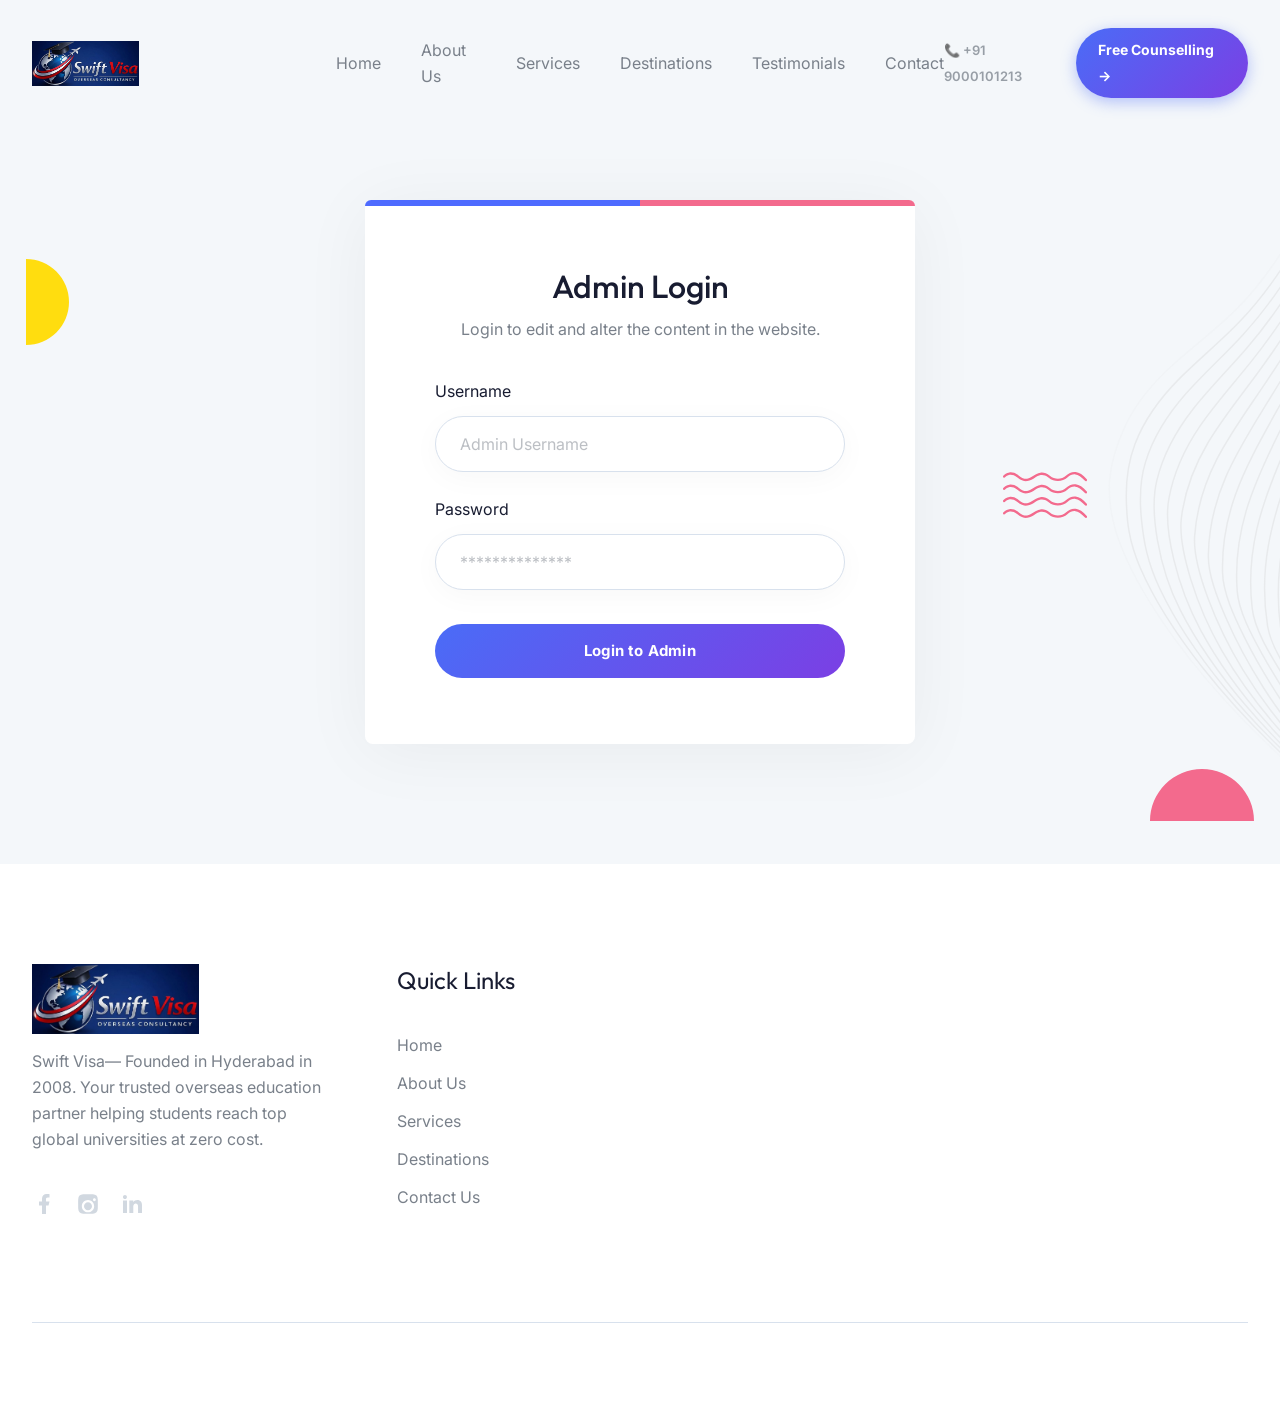
<file: admin.html>
<!DOCTYPE html>
<html lang="en">
  <head>
    <meta charset="UTF-8" />
    <meta http-equiv="X-UA-Compatible" content="IE=edge" />
    <meta name="viewport" content="width=device-width, initial-scale=1.0" />
    <title>Admin Login | Base</title>
  <link rel="icon" href="favicon.ico"><link href="style.css" rel="stylesheet">
<style>
    /* ===== SWIFT VISA CUSTOM OVERRIDES ===== */

    /* NAV ENHANCEMENTS */
    .sv-nav-cta {
      display: inline-flex;
      align-items: center;
      gap: 6px;
      background: linear-gradient(135deg, #4A6CF7, #7B3FE4);
      color: #fff !important;
      padding: 9px 22px;
      border-radius: 50px;
      font-weight: 700;
      font-size: 14px;
      text-decoration: none;
      transition: all 0.25s;
      box-shadow: 0 4px 15px rgba(74, 108, 247, 0.4);
    }

    .sv-nav-cta:hover {
      transform: translateY(-2px);
      box-shadow: 0 8px 25px rgba(74, 108, 247, 0.5);
    }

    .sv-call-link {
      font-size: 13px;
      font-weight: 600;
      color: inherit;
      text-decoration: none;
      opacity: 0.75;
      transition: opacity 0.2s;
    }

    .sv-call-link:hover {
      opacity: 1;
    }

    /* DESTINATION CARDS */
    .destination-card {
      background: rgba(255, 255, 255, 0.04);
      border: 1px solid rgba(255, 255, 255, 0.1);
      border-radius: 16px;
      padding: 28px 24px;
      transition: all 0.3s ease;
      position: relative;
      overflow: hidden;
    }

    .destination-card::before {
      content: '';
      position: absolute;
      top: 0;
      left: 0;
      right: 0;
      height: 3px;
      background: linear-gradient(90deg, #4A6CF7, #7B3FE4);
      opacity: 0;
      transition: opacity 0.3s;
    }

    .destination-card:hover {
      transform: translateY(-6px);
      border-color: rgba(74, 108, 247, 0.4);
      box-shadow: 0 20px 40px rgba(0, 0, 0, 0.25);
    }

    .destination-card:hover::before {
      opacity: 1;
    }

    .destination-flag {
      font-size: 42px;
      line-height: 1;
      margin-bottom: 14px;
      display: block;
    }

    .destination-title {
      font-size: 20px !important;
      font-weight: 800 !important;
      margin-bottom: 16px !important;
      color: #000000 !important;
    }

    .destination-points p {
      display: flex;
      align-items: center;
      gap: 8px;
      font-size: 14px;
      color: rgba(0, 0, 0, 0.65);
      margin-bottom: 8px;
      line-height: 1.5;
    }

    .destination-points p::before {
      content: '✓';
      display: inline-flex;
      align-items: center;
      justify-content: center;
      width: 18px;
      height: 18px;
      background: rgba(74, 108, 247, 0.2);
      border-radius: 50%;
      font-size: 10px;
      color: #000000;
      flex-shrink: 0;
    }

    /* SERVICES ENHANCEMENTS */
    .sv-service-card {
      border-radius: 14px;
      border: 1px solid rgba(255, 255, 255, 0.08);
      transition: all 0.3s;
    }

    .sv-service-card:hover {
      border-color: rgba(74, 108, 247, 0.35);
      transform: translateY(-4px);
    }

    /* TEAM / ABOUT SECTION */
    .sv-team-card {
      background: rgba(255, 255, 255, 0.04);
      border: 1px solid rgba(255, 255, 255, 0.08);
      border-radius: 16px;
      padding: 28px 20px;
      text-align: center;
      transition: all 0.3s;
    }

    .sv-team-card:hover {
      border-color: rgba(74, 108, 247, 0.3);
      transform: translateY(-4px);
      box-shadow: 0 16px 32px rgba(0, 0, 0, 0.2);
    }

    .sv-team-avatar {
      width: 90px;
      height: 90px;
      border-radius: 50%;
      object-fit: cover;
      border: 3px solid rgba(74, 108, 247, 0.4);
      margin: 0 auto 16px;
      display: block;
    }

    .sv-team-name {
      font-size: 16px !important;
      font-weight: 700 !important;
      margin-bottom: 4px !important;
    }

    .sv-team-role {
      font-size: 13px;
      opacity: 0.6;
    }

    /* CONTACT INFO PANEL */
    .sv-contact-info {
      background: rgba(255, 255, 255, 0.03);
      border: 1px solid rgba(255, 255, 255, 0.08);
      border-radius: 16px;
      padding: 32px;
      position: relative;
      overflow: hidden;
    }

    .sv-contact-info::before {
      content: '';
      position: absolute;
      top: 0;
      left: 0;
      right: 0;
      height: 3px;
      background: linear-gradient(90deg, #4A6CF7, #7B3FE4);
    }

    .sv-contact-detail {
      display: flex;
      align-items: flex-start;
      gap: 12px;
      margin-bottom: 20px;
    }

    .sv-contact-icon {
      width: 40px;
      height: 40px;
      background: rgba(74, 108, 247, 0.15);
      border: 1px solid rgba(74, 108, 247, 0.25);
      border-radius: 10px;
      display: flex;
      align-items: center;
      justify-content: center;
      font-size: 16px;
      flex-shrink: 0;
    }

    .sv-contact-label {
      font-size: 12px;
      font-weight: 600;
      text-transform: uppercase;
      letter-spacing: 0.5px;
      opacity: 0.5;
      display: block;
      margin-bottom: 3px;
    }

    .sv-contact-val {
      font-size: 14px;
      font-weight: 500;
      line-height: 1.5;
    }

    .sv-contact-val a {
      text-decoration: none;
      color: inherit;
      transition: color 0.2s;
    }

    .sv-contact-val a:hover {
      color: #4A6CF7;
    }

    /* FORM STYLES */
    .sv-form-input {
      width: 100%;
      background: rgba(255, 255, 255, 0.05) !important;
      border: 1.5px solid rgba(255, 255, 255, 0.1) !important;
      border-radius: 10px !important;
      padding: 13px 16px !important;
      font-size: 15px;
      color: inherit;
      outline: none;
      transition: all 0.25s;
      font-family: inherit;
      appearance: none;
    }

    .sv-form-input:focus {
      border-color: #4A6CF7 !important;
      background: rgba(74, 108, 247, 0.07) !important;
      box-shadow: 0 0 0 4px rgba(74, 108, 247, 0.12);
    }

    .sv-form-input::placeholder {
      opacity: 0.35;
    }

    .sv-form-select {
      background-image: url("data:image/svg+xml,%3Csvg xmlns='http://www.w3.org/2000/svg' width='10' height='7'%3E%3Cpath d='M1 1l4 4 4-4' stroke='%23888' stroke-width='1.5' fill='none' stroke-linecap='round'/%3E%3C/svg%3E");
      background-repeat: no-repeat;
      background-position: right 14px center;
      padding-right: 40px !important;
      cursor: pointer;
    }

    .sv-form-label {
      display: block;
      font-size: 12px;
      font-weight: 600;
      text-transform: uppercase;
      letter-spacing: 0.5px;
      opacity: 0.55;
      margin-bottom: 7px;
    }

    .sv-form-group {
      margin-bottom: 16px;
    }

    .sv-form-group-half {
      display: grid;
      grid-template-columns: 1fr 1fr;
      gap: 14px;
      margin-bottom: 16px;
    }

    @media(max-width:640px) {
      .sv-form-group-half {
        grid-template-columns: 1fr;
      }
    }

    .sv-submit-btn {
      background: linear-gradient(135deg, #4A6CF7, #7B3FE4);
      color: #fff;
      border: none;
      padding: 14px 32px;
      border-radius: 50px;
      font-size: 15px;
      font-weight: 700;
      cursor: pointer;
      transition: all 0.25s;
      display: inline-flex;
      align-items: center;
      gap: 8px;
      letter-spacing: 0.2px;
    }

    .sv-submit-btn:hover {
      transform: translateY(-2px);
      box-shadow: 0 8px 25px rgba(74, 108, 247, 0.45);
    }

    .sv-submit-btn:disabled {
      opacity: 0.6;
      cursor: not-allowed;
      transform: none;
    }

    #sv-form-status {
      padding: 12px 18px;
      border-radius: 10px;
      font-size: 14px;
      font-weight: 500;
      margin-top: 14px;
      display: none;
    }

    #sv-form-status.ok {
      background: rgba(34, 197, 94, 0.1);
      border: 1px solid rgba(34, 197, 94, 0.3);
      color: #4ade80;
      display: block;
    }

    #sv-form-status.err {
      background: rgba(239, 68, 68, 0.1);
      border: 1px solid rgba(239, 68, 68, 0.3);
      color: #f87171;
      display: block;
    }

    /* ZERO FEE BADGE */
    .sv-zero-badge {
      display: inline-flex;
      align-items: center;
      gap: 6px;
      background: rgba(34, 197, 94, 0.1);
      border: 1px solid rgba(34, 197, 94, 0.25);
      color: #4ade80;
      padding: 4px 12px;
      border-radius: 50px;
      font-size: 12px;
      font-weight: 700;
      text-transform: uppercase;
      letter-spacing: 0.5px;
      margin-bottom: 18px;
    }

    .sv-zero-badge::before {
      content: '';
      width: 7px;
      height: 7px;
      border-radius: 50%;
      background: #4ade80;
      animation: sv-pulse 2s infinite;
    }

    @keyframes sv-pulse {

      0%,
      100% {
        opacity: 1;
        transform: scale(1)
      }

      50% {
        opacity: .5;
        transform: scale(1.4)
      }
    }

    /* USP highlights */
    .sv-usp-row {
      display: flex;
      flex-wrap: wrap;
      gap: 10px;
      margin: 20px 0 28px;
    }

    .sv-usp-chip {
      display: flex;
      align-items: center;
      gap: 7px;
      background: rgba(255, 255, 255, 0.05);
      border: 1px solid rgba(255, 255, 255, 0.1);
      padding: 7px 14px;
      border-radius: 50px;
      font-size: 13px;
      color: rgba(14, 13, 13, 0.75);
    }

    .sv-usp-chip span {
      color: #4ade80;
      font-weight: 700;
    }

    /* WHATSAPP FLOAT */
    .sv-whatsapp {
      position: fixed;
      bottom: 24px;
      right: 24px;
      width: 56px;
      height: 56px;
      background: #25D366;
      border-radius: 50%;
      display: flex;
      align-items: center;
      justify-content: center;
      box-shadow: 0 4px 20px rgba(37, 211, 102, 0.4);
      z-index: 9999;
      transition: all 0.25s;
      text-decoration: none;
    }

    .sv-whatsapp:hover {
      transform: scale(1.1);
      box-shadow: 0 8px 30px rgba(37, 211, 102, 0.5);
    }

    /* STATS COUNTER */
    .sv-stats-grid {
      display: grid;
      grid-template-columns: repeat(4, 1fr);
      gap: 0;
      border: 1px solid rgba(255, 255, 255, 0.08);
      border-radius: 16px;
      overflow: hidden;
      margin: 40px 0;
    }

    .sv-stat {
      padding: 28px 20px;
      text-align: center;
      border-right: 1px solid rgba(255, 255, 255, 0.08);
      background: rgba(255, 255, 255, 0.02);
      transition: background 0.3s;
    }

    .sv-stat:last-child {
      border-right: none;
    }

    .sv-stat:hover {
      background: rgba(74, 108, 247, 0.07);
    }

    .sv-stat-num {
      display: block;
      font-size: 34px;
      font-weight: 800;
      background: linear-gradient(135deg, #4A6CF7, #7B3FE4);
      -webkit-background-clip: text;
      -webkit-text-fill-color: transparent;
      background-clip: text;
      line-height: 1.1;
      margin-bottom: 6px;
    }

    .sv-stat-label {
      font-size: 13px;
      opacity: 0.55;
    }

    @media(max-width:640px) {
      .sv-stats-grid {
        grid-template-columns: 1fr 1fr;
      }

      .sv-stat {
        border-bottom: 1px solid rgba(255, 255, 255, 0.08);
      }
    }

    /* TESTIMONIAL OVERRIDE */
    .sv-testi-name {
      font-size: 15px;
      font-weight: 700;
      margin-top: 16px;
    }

    .sv-testi-role {
      font-size: 13px;
      opacity: 0.55;
    }

    .sv-testi-stars {
      color: #FACC15;
      font-size: 14px;
      margin-bottom: 8px;
    }
  </style>
</head>
  <body
    x-data="{ page: 'signin', 'darkMode': true, 'stickyMenu': false, 'navigationOpen': false, 'scrollTop': false }"
    x-init="
         darkMode = JSON.parse(localStorage.getItem('darkMode'));
         $watch('darkMode', value => localStorage.setItem('darkMode', JSON.stringify(value)))"
    :class="{'b eh': darkMode === true}"
  >
    <!-- ===== Header Start ===== -->
    <header class="g s r vd ya cj" :class="{ 'hh sm _k dj bl ll' : stickyMenu }"
    @scroll.window="stickyMenu = (window.pageYOffset > 20) ? true : false">
    <div class="bb ze ki xn 2xl:ud-px-0 oo wf yf i">
      <!-- Logo -->
      <div class="vd to/4 tc wf yf">
        <a href="index.html">
          <img class="om" src="images/logo-light.jpeg" alt="Swift Visa" style="height:45px;width:auto;" />
          <img class="xc nm" src="images/logo-dark.jpeg" alt="Swift Visa" style="height:45px;width:auto;" />
        </a>
        <!-- Hamburger -->
        <button class="po rc" @click="navigationOpen = !navigationOpen">
          <span class="rc i pf re pd">
            <span class="du-block h q vd yc">
              <span class="rc i r s eh um tg te rd eb ml jl dl" :class="{ 'ue el': !navigationOpen }"></span>
              <span class="rc i r s eh um tg te rd eb ml jl fl" :class="{ 'ue qr': !navigationOpen }"></span>
              <span class="rc i r s eh um tg te rd eb ml jl gl" :class="{ 'ue hl': !navigationOpen }"></span>
            </span>
            <span class="du-block h q vd yc lf">
              <span class="rc eh um tg ml jl el h na r ve yc" :class="{ 'sd dl': !navigationOpen }"></span>
              <span class="rc eh um tg ml jl qr h s pa vd rd" :class="{ 'sd rr': !navigationOpen }"></span>
            </span>
          </span>
        </button>
      </div>

      <!-- Nav Links -->
      <div class="vd wo/4 sd qo f ho oo wf yf" :class="{ 'd hh rm sr td ud qg ug jc yh': navigationOpen }">
        <nav>
          <ul class="tc _o sf yo cg ep" style="justify-content:center;">
            <li><a href="index.html" class="xl" :class="{ 'mk': page === 'home' }">Home</a></li>
            <li><a href="#About" class="xl">About Us</a></li>
            <li><a href="#services" class="xl">Services</a></li>
            <li><a href="#destination" class="xl">Destinations</a></li>
            <li><a href="#testimonials" class="xl">Testimonials</a></li>
            <li><a href="#support" class="xl">Contact</a></li>
          </ul>
        </nav>

        <div class="tc wf ig pb no" style="gap:12px;align-items:center;">
          <a href="tel:+919042035522" class="sv-call-link">📞 +91 9000101213</a>
          <a href="#support" class="sv-nav-cta">Free Counselling →</a>
        </div>
      </div>
    </div>
  </header>

    <!-- ===== Header End ===== -->

    <main>
      <!-- ===== SignIn Form Start ===== -->
      <section class="i pg fh rm ki xn vq gj qp gr hj rp hr">
        <!-- Bg Shapes -->
        <img src="images/shape-06.svg" alt="Shape" class="h j k" />
        <img src="images/shape-03.svg" alt="Shape" class="h l m" />
        <img src="images/shape-17.svg" alt="Shape" class="h n o" />
        <img src="images/shape-18.svg" alt="Shape" class="h p q" />

        <div
          class="animate_top bb af i va sg hh sm vk xm yi _n jp hi ao kp"
        >
          <!-- Bg Border -->
          <span class="rc h r s zd/2 od zg gh"></span>
          <span class="rc h r q zd/2 od xg mh"></span>

          <div class="rj">
            <h2 class="ek ck kk wm xb">Admin Login</h2>
            <p>Login to edit and alter the content in the website.</p>

            
          </div>

          
          <form class="sb" onsubmit="return handleAdminLogin(event)">
            <div class="wb">
              <label class="rc kk wm vb" for="username">Username</label>
              <input
                type="text"
                name="username"
                id="username"
                placeholder="Admin Username"
                class="vd hh rg zk _g ch hm dm fm pl/50 xi mi sm xm pm dn/40"
                required
              />
            </div>

            <div class="wb">
              <label class="rc kk wm vb" for="password">Password</label>
              <input
                type="password"
                name="password"
                id="password"
                placeholder="**************"
                class="vd hh rg zk _g ch hm dm fm pl/50 xi mi sm xm pm dn/40"
                required
              />
            </div>

            <p id="loginError" style="display: none; color: #ef4444; margin-bottom: 1rem;">Invalid username or password.</p>

            <button type="submit" class="sv-submit-btn" style="width: 100%; justify-content: center; margin-top: 10px;">
              Login to Admin
            </button>
          </form>

          <script>
            function handleAdminLogin(event) {
              event.preventDefault();
              var user = document.getElementById('username').value;
              var pass = document.getElementById('password').value;
              if (user === 'admin' && pass === 'admin123') {
                localStorage.setItem('isAdmin', 'true');
                alert('Admin login successful! Content editing enabled.');
                window.location.href = 'index.html';
              } else {
                document.getElementById('loginError').style.display = 'block';
              }
              return false;
            }
          </script>

        </div>
      </section>
      <!-- ===== SignIn Form End ===== -->
    </main>
    <!-- ===== Footer Start ===== -->
    <footer>
    <div class="bb ze ki xn 2xl:ud-px-0">
      <div class="ji gp">
        <div class="tc uf ap gg fp">
          <div class="animate_top zd/2 to/4">
            <a href="index.html">
              <img src="images/logo-light.jpeg" alt="swiftvisa" class="om" style="height:70px;width:auto;" />
              <img src="images/logo-dark.jpeg" alt="swiftvisa" class="xc nm" style="height:70px;width:auto;" />
            </a>
            <p class="lc fb" style="margin-top:14px;">Swift Visa— Founded in Hyderabad in 2008. Your trusted overseas
              education partner helping students reach top global universities at zero cost.</p>
            <ul class="tc wf cg" style="margin-top:16px;">
              <li><a href="#"><svg class="vh ul cl il" width="24" height="24" viewBox="0 0 24 24" fill="none">
                    <path
                      d="M14 13.5H16.5L17.5 9.5H14V7.5C14 6.47 14 5.5 16 5.5H17.5V2.14C17.174 2.097 15.943 2 14.643 2C11.928 2 10 3.657 10 6.7V9.5H7V13.5H10V22H14V13.5Z"
                      fill="" />
                  </svg></a></li>
              <li><a href="https://www.instagram.com/swiftvisa/" target="_blank"><svg class="vh ul cl il" width="24"
                    height="24" viewBox="0 0 24 24" fill="none">
                    <path
                      d="M12 2.163c3.204 0 3.584.012 4.85.07 3.252.148 4.771 1.691 4.919 4.919.058 1.265.069 1.645.069 4.849 0 3.205-.012 3.584-.069 4.849-.149 3.225-1.664 4.771-4.919 4.919-1.266.058-1.644.07-4.85.07-3.204 0-3.584-.012-4.849-.07-3.26-.149-4.771-1.699-4.919-4.92-.058-1.265-.07-1.644-.07-4.849 0-3.204.013-3.583.07-4.849.149-3.227 1.664-4.771 4.919-4.919 1.266-.057 1.645-.069 4.849-.069zm0 5.838c-3.403 0-6.162 2.759-6.162 6.162s2.759 6.163 6.162 6.163 6.162-2.759 6.162-6.163c0-3.403-2.759-6.162-6.162-6.162zm0 10.162c-2.209 0-4-1.79-4-4 0-2.209 1.791-4 4-4s4 1.791 4 4c0 2.21-1.791 4-4 4zm6.406-11.845c-.796 0-1.441.645-1.441 1.44s.645 1.44 1.441 1.44c.795 0 1.439-.645 1.439-1.44s-.644-1.44-1.439-1.44z"
                      fill="" />
                  </svg></a></li>
              <li><a href="#"><svg class="vh ul cl il" width="24" height="24" viewBox="0 0 24 24" fill="none">
                    <path
                      d="M6.94 5.00002C6.93974 5.53046 6.72877 6.03906 6.35351 6.41394C5.97825 6.78883 5.46944 6.99929 4.939 6.99902C4.40857 6.99876 3.89997 6.78779 3.52508 6.41253C3.1502 6.03727 2.93974 5.52846 2.94 4.99802C2.94027 4.46759 3.15124 3.95899 3.5265 3.5841C3.90176 3.20922 4.41057 2.99876 4.941 2.99902C5.47144 2.99929 5.98004 3.21026 6.35492 3.58552C6.72981 3.96078 6.94027 4.46959 6.94 5.00002ZM7 8.48002H3V21H7V8.48002ZM13.32 8.48002H9.34V21H13.28V14.43C13.28 10.77 18.05 10.43 18.05 14.43V21H22V13.07C22 6.90002 14.94 7.13002 13.28 10.16L13.32 8.48002Z"
                      fill="" />
                  </svg></a></li>
            </ul>
          </div>

          <div class="vd ro tc sf rn un gg vn">
            <div class="animate_top">
              <h4 class="kk wm tj ec">Quick Links</h4>
              <ul>
                <li><a href="index.html" class="sc xl vb">Home</a></li>
                <li><a href="#About" class="sc xl vb">About Us</a></li>
                <li><a href="#services" class="sc xl vb">Services</a></li>
                <li><a href="#destination" class="sc xl vb">Destinations</a></li>
                <li><a href="#support" class="sc xl vb">Contact Us</a></li>
              </ul>
            </div>

            <div class="animate_top">
              <h4 class="kk wm tj ec">Destinations</h4>
              <ul>
                <li><a href="#destination" class="sc xl vb">🇺🇸 Study in USA</a></li>
                <li><a href="#destination" class="sc xl vb">🇬🇧 Study in UK</a></li>
                <li><a href="#destination" class="sc xl vb">🇦🇺 Study in Australia</a></li>
                <li><a href="#destination" class="sc xl vb">🇨🇦 Study in Canada</a></li>
                <li><a href="#destination" class="sc xl vb">🇪🇺 Study in Europe</a></li>
              </ul>
            </div>

            <div class="animate_top">
              <h4 class="kk wm tj ec">Contact Us</h4>
              <ul>
                <li><a href="tel:919042035522" class="sc xl vb">📞 +91 9000101213</a></li>
                <li><a href="mailto:anushkumar96@gmail.com" class="sc xl vb">📧 anushkumar96@gmail.com</a></li>
                <li><a href="https://www.swiftvisa.in" target="_blank" class="sc xl vb">🌐 swiftvisa.in </a></li>
              </ul>
              <p style="font-size:12px;opacity:.5;margin-top:12px;line-height:1.6;">3/2 8th cross street, T V Nagar,<br>
                Kodugaiyur, Chennai - 600118</p>
            </div>

            <div class="animate_top">
              <h4 class="kk wm tj ec">Our Services</h4>
              <ul>
                <li><a href="#services" class="sc xl vb">Course Selection</a></li>
                <li><a href="#services" class="sc xl vb">University Selection</a></li>
                <li><a href="#services" class="sc xl vb">Scholarship Assistance</a></li>
                <li><a href="#services" class="sc xl vb">Visa Processing</a></li>
                <li><a href="#services" class="sc xl vb">Education Loan</a></li>
              </ul>
            </div>
          </div>
        </div>
      </div>

      <div class="bh ch pm tc uf sf yo wf xf ap cg fp bj">
        <div class="animate_top">
          <p>No Hidden Fees — Direct Path to Your Dream College at Zero Cost.</p>
        </div>
        <div class="animate_top">
          <p>&copy; 2026 Swift Visa. All rights reserved.</p>
        </div>
      </div>
    </div>
  </footer>

    <!-- ===== Footer End ===== -->

    <!-- ====== Back To Top Start ===== -->
    <button
  class="xc wf xf ie ld vg sr gh tr g sa ta _a"
  @click="window.scrollTo({top: 0, behavior: 'smooth'})"
  @scroll.window="scrollTop = (window.pageYOffset > 50) ? true : false"
  :class="{ 'uc' : scrollTop }"
>
  <svg class="uh se qd" xmlns="http://www.w3.org/2000/svg" viewBox="0 0 512 512">
    <path d="M233.4 105.4c12.5-12.5 32.8-12.5 45.3 0l192 192c12.5 12.5 12.5 32.8 0 45.3s-32.8 12.5-45.3 0L256 173.3 86.6 342.6c-12.5 12.5-32.8 12.5-45.3 0s-12.5-32.8 0-45.3l192-192z" />
  </svg>
</button>

    <!-- ====== Back To Top End ===== -->
  <script defer src="bundle.js"></script>
    <script>
      document.addEventListener('DOMContentLoaded', () => {
        const editables = document.querySelectorAll('p, h1, h2, h3, h4, h5, h6, span, a');
        const pagePath = window.location.pathname.split('/').pop() || 'index.html';
        
        // Assign stable IDs
        editables.forEach((el, i) => {
          if (!el.hasAttribute('data-edit-id')) {
            el.setAttribute('data-edit-id', 'sv-edit-' + i);
          }
        });

        // Load saved content globally
        const savedContent = JSON.parse(localStorage.getItem('sv_content_' + pagePath)) || {};
        Object.keys(savedContent).forEach(id => {
          const el = document.querySelector(`[data-edit-id="${id}"]`);
          if (el) {
            el.innerHTML = savedContent[id];
          }
        });

        // Admin Edit Mode
        if (localStorage.getItem('isAdmin') === 'true') {
          editables.forEach(el => {
            el.setAttribute('contenteditable', 'true');
            el.style.outline = '1px dashed #25D366';
            el.style.padding = '2px';
            
            if (el.tagName === 'A') {
              el.addEventListener('click', e => e.preventDefault());
            }
          });

          const btn = document.createElement('button');
          btn.innerText = 'Save Content';
          btn.style.position = 'fixed';
          btn.style.bottom = '20px';
          btn.style.left = '20px';
          btn.style.zIndex = '999999';
          btn.style.padding = '10px 20px';
          btn.style.background = '#4A6CF7';
          btn.style.color = 'white';
          btn.style.border = 'none';
          btn.style.borderRadius = '24px';
          btn.style.cursor = 'pointer';
          btn.style.fontWeight = '700';
          btn.style.boxShadow = '0 4px 15px rgba(74, 108, 247, 0.4)';
          btn.onclick = () => {
            const toSave = {};
            editables.forEach((el, i) => {
              toSave['sv-edit-' + i] = el.innerHTML;
            });
            localStorage.setItem('sv_content_' + pagePath, JSON.stringify(toSave));
            btn.innerText = 'Saved!';
            setTimeout(() => btn.innerText = 'Save Content', 2000);
          };
          document.body.appendChild(btn);

          const logoutBtn = document.createElement('button');
          logoutBtn.innerText = 'Logout Admin';
          logoutBtn.style.position = 'fixed';
          logoutBtn.style.bottom = '20px';
          logoutBtn.style.left = '160px';
          logoutBtn.style.zIndex = '999999';
          logoutBtn.style.padding = '10px 20px';
          logoutBtn.style.background = '#ef4444';
          logoutBtn.style.color = 'white';
          logoutBtn.style.border = 'none';
          logoutBtn.style.borderRadius = '24px';
          logoutBtn.style.cursor = 'pointer';
          logoutBtn.style.fontWeight = '700';
          logoutBtn.style.boxShadow = '0 4px 15px rgba(239, 68, 68, 0.4)';
          logoutBtn.onclick = () => {
            localStorage.removeItem('isAdmin');
            location.reload();
          };
          document.body.appendChild(logoutBtn);
        }
      });
    </script>

</body>
</html>
</file>
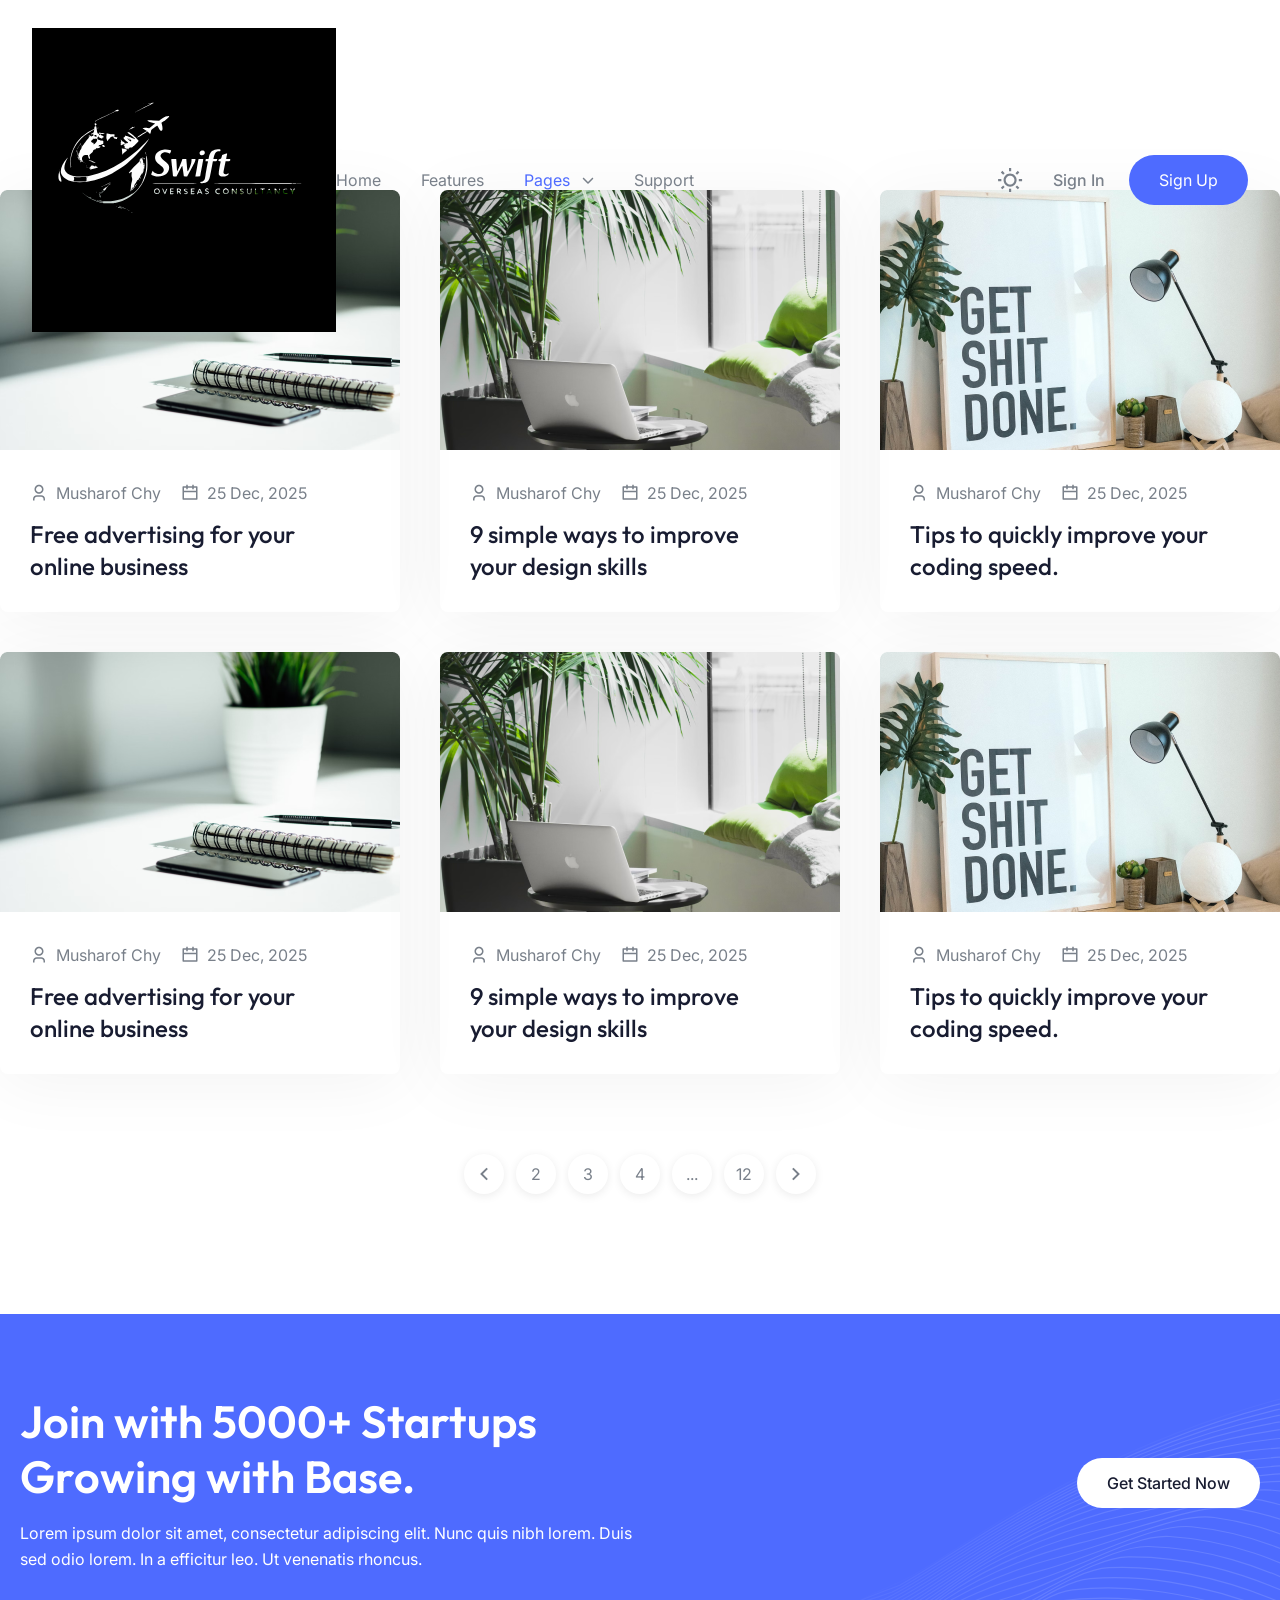
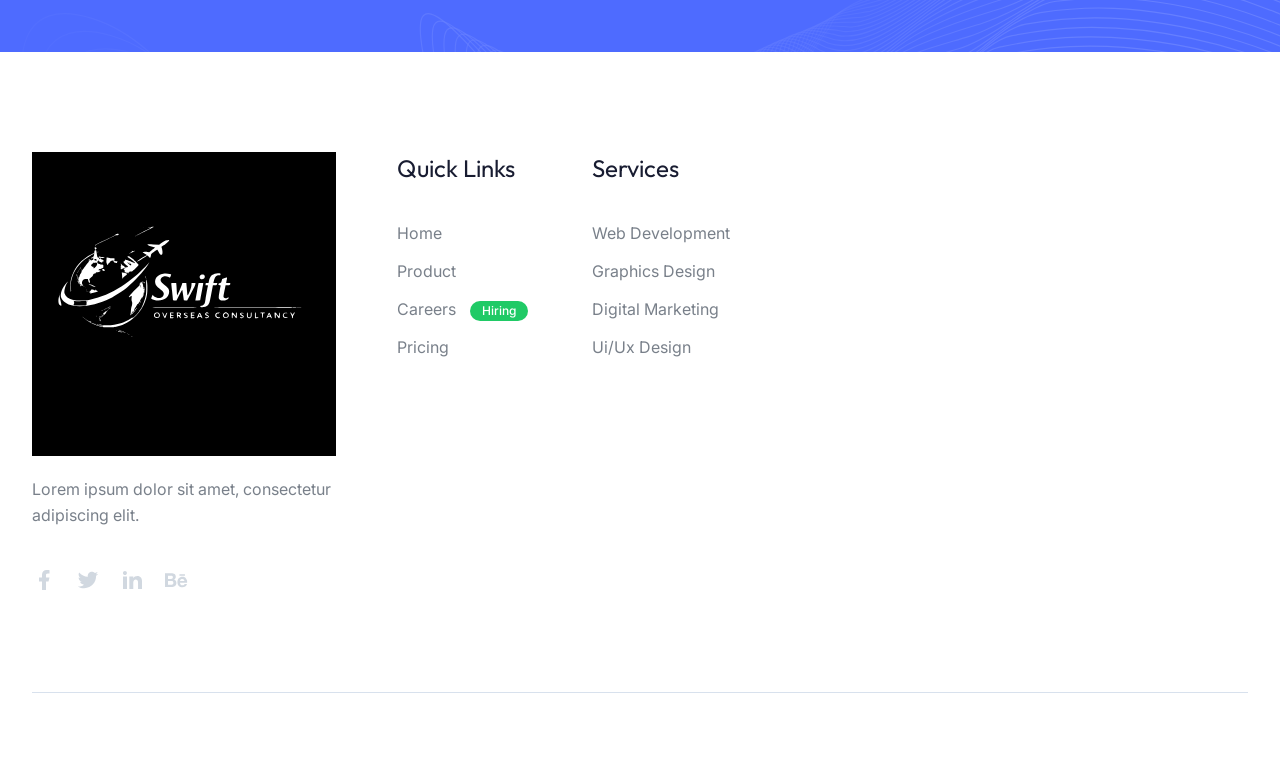
<file: blog-grid.html>
<!DOCTYPE html>
<html lang="en">
  <head>
    <meta charset="UTF-8" />
    <meta http-equiv="X-UA-Compatible" content="IE=edge" />
    <meta name="viewport" content="width=device-width, initial-scale=1.0" />
    <title>Blog Grids | Base - Tailwind CSS Startup Template</title>
  <link rel="icon" href="favicon.ico"><link href="style.css" rel="stylesheet"></head>
  <body
    x-data="{ page: 'blog-grid', 'darkMode': true, 'stickyMenu': false, 'navigationOpen': false, 'scrollTop': false }"
    x-init="
         darkMode = JSON.parse(localStorage.getItem('darkMode'));
         $watch('darkMode', value => localStorage.setItem('darkMode', JSON.stringify(value)))"
    :class="{'b eh': darkMode === true}"
  >
    <!-- ===== Header Start ===== -->
    <header
  class="g s r vd ya cj"
  :class="{ 'hh sm _k dj bl ll' : stickyMenu }"
  @scroll.window="stickyMenu = (window.pageYOffset > 20) ? true : false"
>
  <div class="bb ze ki xn 2xl:ud-px-0 oo wf yf i">
    <div class="vd to/4 tc wf yf">
      <a href="index.html">
        <img class="om" src="images/logo-light.svg" alt="Logo Light" />
        <img class="xc nm" src="images/logo-dark.svg" alt="Logo Dark" />
      </a>

      <!-- Hamburger Toggle BTN -->
      <button class="po rc" @click="navigationOpen = !navigationOpen">
        <span class="rc i pf re pd">
          <span class="du-block h q vd yc">
            <span class="rc i r s eh um tg te rd eb ml jl dl" :class="{ 'ue el': !navigationOpen }"></span>
            <span class="rc i r s eh um tg te rd eb ml jl fl" :class="{ 'ue qr': !navigationOpen }"></span>
            <span class="rc i r s eh um tg te rd eb ml jl gl" :class="{ 'ue hl': !navigationOpen }"></span>
          </span>
          <span class="du-block h q vd yc lf">
            <span class="rc eh um tg ml jl el h na r ve yc" :class="{ 'sd dl': !navigationOpen }"></span>
            <span class="rc eh um tg ml jl qr h s pa vd rd" :class="{ 'sd rr': !navigationOpen }"></span>
          </span>
        </span>
      </button>
      <!-- Hamburger Toggle BTN -->
    </div>

    <div
      class="vd wo/4 sd qo f ho oo wf yf"
      :class="{ 'd hh rm sr td ud qg ug jc yh': navigationOpen }"
    >
      <nav>
        <ul class="tc _o sf yo cg ep">
          <li><a href="index.html" class="xl" :class="{ 'mk': page === 'home' }">Home</a></li>
          <li><a href="index.html#features" class="xl">Features</a></li>
          <li class="c i" x-data="{ dropdown: false }">
            <a
              href="#"
              class="xl tc wf yf bg"
              @click.prevent="dropdown = !dropdown"
              :class="{ 'mk': page === 'blog-grid' || page === 'blog-single' || page === 'signin' || page === 'signup' || page === '404' }"
            >
              Pages

              <svg
              :class="{ 'wh': dropdown }"
              class="th mm we fd pf" xmlns="http://www.w3.org/2000/svg" viewBox="0 0 512 512">
                <path d="M233.4 406.6c12.5 12.5 32.8 12.5 45.3 0l192-192c12.5-12.5 12.5-32.8 0-45.3s-32.8-12.5-45.3 0L256 338.7 86.6 169.4c-12.5-12.5-32.8-12.5-45.3 0s-12.5 32.8 0 45.3l192 192z" />
              </svg>
            </a>

            <!-- Dropdown Start -->
            <ul class="a" :class="{ 'tc': dropdown }">
              <li><a href="blog-grid.html" class="xl" :class="{ 'mk': page === 'blog-grid' }">Blog Grid</a></li>
              <li><a href="blog-single.html" class="xl" :class="{ 'mk': page === 'blog-single' }">Blog Single</a></li>
              <li><a href="signin.html" class="xl" :class="{ 'mk': page === 'signin' }">Sign In</a></li>
              <li><a href="signup.html" class="xl" :class="{ 'mk': page === 'signup' }">Sign Up</a></li>
              <li><a href="404.html" class="xl" :class="{ 'mk': page === '404' }">404</a></li>
            </ul>
            <!-- Dropdown End -->
          </li>
          <li><a href="index.html#support" class="xl">Support</a></li>
        </ul>
      </nav>

      <div class="tc wf ig pb no">
        <div class="pc h io pa ra" :class="navigationOpen ? '!-ud-visible' : 'd'">
          <label class="rc ab i">
            <input type="checkbox" :value="darkMode" @change="darkMode = !darkMode" class="pf vd yc uk h r za ab" />
            <!-- Icon Sun -->
            <svg :class="{ 'wn' : page === 'home', 'xh' : page === 'home' && stickyMenu }" class="th om" width="25" height="25" viewBox="0 0 25 25" fill="none" xmlns="http://www.w3.org/2000/svg">
              <path d="M12.0908 18.6363C10.3549 18.6363 8.69 17.9467 7.46249 16.7192C6.23497 15.4916 5.54537 13.8268 5.54537 12.0908C5.54537 10.3549 6.23497 8.69 7.46249 7.46249C8.69 6.23497 10.3549 5.54537 12.0908 5.54537C13.8268 5.54537 15.4916 6.23497 16.7192 7.46249C17.9467 8.69 18.6363 10.3549 18.6363 12.0908C18.6363 13.8268 17.9467 15.4916 16.7192 16.7192C15.4916 17.9467 13.8268 18.6363 12.0908 18.6363ZM12.0908 16.4545C13.2481 16.4545 14.358 15.9947 15.1764 15.1764C15.9947 14.358 16.4545 13.2481 16.4545 12.0908C16.4545 10.9335 15.9947 9.8236 15.1764 9.00526C14.358 8.18692 13.2481 7.72718 12.0908 7.72718C10.9335 7.72718 9.8236 8.18692 9.00526 9.00526C8.18692 9.8236 7.72718 10.9335 7.72718 12.0908C7.72718 13.2481 8.18692 14.358 9.00526 15.1764C9.8236 15.9947 10.9335 16.4545 12.0908 16.4545ZM10.9999 0.0908203H13.1817V3.36355H10.9999V0.0908203ZM10.9999 20.8181H13.1817V24.0908H10.9999V20.8181ZM2.83446 4.377L4.377 2.83446L6.69082 5.14828L5.14828 6.69082L2.83446 4.37809V4.377ZM17.4908 19.0334L19.0334 17.4908L21.3472 19.8046L19.8046 21.3472L17.4908 19.0334ZM19.8046 2.83337L21.3472 4.377L19.0334 6.69082L17.4908 5.14828L19.8046 2.83446V2.83337ZM5.14828 17.4908L6.69082 19.0334L4.377 21.3472L2.83446 19.8046L5.14828 17.4908ZM24.0908 10.9999V13.1817H20.8181V10.9999H24.0908ZM3.36355 10.9999V13.1817H0.0908203V10.9999H3.36355Z" fill=""/>
            </svg>
            <!-- Icon Sun -->
            <img class="xc nm" src="images/icon-moon.svg" alt="Moon" />
          </label>
        </div>

        <a href="signin.html" :class="{ 'nk yl' : page === 'home', 'ok' : page === 'home' && stickyMenu }" class="ek pk xl">Sign In</a>
        <a href="signup.html" :class="{ 'hh/[0.15]' : page === 'home', 'sh' : page === 'home' && stickyMenu }" class="lk gh dk rg tc wf xf _l gi hi">Sign Up</a>
      </div>
    </div>
  </div>
</header>

    <!-- ===== Header End ===== -->

    <main>
      <!-- ===== Blog Grid Start ===== -->
      <section class="ji gp uq">
        <div class="bb ye ki xn vq jb jo">
          <div class="wc qf pn xo zf iq">
            <!-- Blog Item -->
            <div class="animate_top sg vk rm xm">
              <div class="c rc i z-1 pg">
                <img class="w-full" src="images/blog-01.png" alt="Blog" />

                <div
                  class="im h r s df vd yc wg tc wf xf al hh/20 nl il z-10"
                >
                  <a href="./blog-single.html" class="vc ek rg lk gh sl ml il gi hi"
                    >Read More</a
                  >
                </div>
              </div>

              <div class="yh">
                <div class="tc uf wf ag jq">
                  <div class="tc wf ag">
                    <img src="images/icon-man.svg" alt="User" />
                    <p>Musharof Chy</p>
                  </div>
                  <div class="tc wf ag">
                    <img src="images/icon-calender.svg" alt="Calender" />
                    <p>25 Dec, 2025</p>
                  </div>
                </div>
                <h4 class="ek tj ml il kk wm xl eq lb">
                  <a href="blog-single.html">Free advertising for your online business</a>
                </h4>
              </div>
            </div>

            <!-- Blog Item -->
            <div class="animate_top sg vk rm xm">
              <div class="c rc i z-1 pg">
                <img class="w-full" src="images/blog-02.png" alt="Blog" />

                <div
                  class="im h r s df vd yc wg tc wf xf al hh/20 nl il z-10"
                >
                  <a href="./blog-single.html" class="vc ek rg lk gh sl ml il gi hi"
                    >Read More</a
                  >
                </div>
              </div>

              <div class="yh">
                <div class="tc uf wf ag jq">
                  <div class="tc wf ag">
                    <img src="images/icon-man.svg" alt="User" />
                    <p>Musharof Chy</p>
                  </div>
                  <div class="tc wf ag">
                    <img src="images/icon-calender.svg" alt="Calender" />
                    <p>25 Dec, 2025</p>
                  </div>
                </div>
                <h4 class="ek tj ml il kk wm xl eq lb">
                  <a href="blog-single.html">9 simple ways to improve your design skills</a>
                </h4>
              </div>
            </div>

            <!-- Blog Item -->
            <div class="animate_top sg vk rm xm">
              <div class="c rc i z-1 pg">
                <img class="w-full" src="images/blog-03.png" alt="Blog" />

                <div
                  class="im h r s df vd yc wg tc wf xf al hh/20 nl il z-10"
                >
                  <a href="./blog-single.html" class="vc ek rg lk gh sl ml il gi hi"
                    >Read More</a
                  >
                </div>
              </div>

              <div class="yh">
                <div class="tc uf wf ag jq">
                  <div class="tc wf ag">
                    <img src="images/icon-man.svg" alt="User" />
                    <p>Musharof Chy</p>
                  </div>
                  <div class="tc wf ag">
                    <img src="images/icon-calender.svg" alt="Calender" />
                    <p>25 Dec, 2025</p>
                  </div>
                </div>
                <h4 class="ek tj ml il kk wm xl eq lb">
                  <a href="blog-single.html">Tips to quickly improve your coding speed.</a>
                </h4>
              </div>
            </div>

            <!-- Blog Item -->
            <div class="animate_top sg vk rm xm">
              <div class="c rc i z-1 pg">
                <img class="w-full" src="images/blog-01.png" alt="Blog" />

                <div
                  class="im h r s df vd yc wg tc wf xf al hh/20 nl il z-10"
                >
                  <a href="./blog-single.html" class="vc ek rg lk gh sl ml il gi hi"
                    >Read More</a
                  >
                </div>
              </div>

              <div class="yh">
                <div class="tc uf wf ag jq">
                  <div class="tc wf ag">
                    <img src="images/icon-man.svg" alt="User" />
                    <p>Musharof Chy</p>
                  </div>
                  <div class="tc wf ag">
                    <img src="images/icon-calender.svg" alt="Calender" />
                    <p>25 Dec, 2025</p>
                  </div>
                </div>
                <h4 class="ek tj ml il kk wm xl eq lb">
                  <a href="blog-single.html">Free advertising for your online business</a>
                </h4>
              </div>
            </div>

            <!-- Blog Item -->
            <div class="animate_top sg vk rm xm">
              <div class="c rc i z-1 pg">
                <img class="w-full" src="images/blog-02.png" alt="Blog" />

                <div
                  class="im h r s df vd yc wg tc wf xf al hh/20 nl il z-10"
                >
                  <a href="./blog-single.html" class="vc ek rg lk gh sl ml il gi hi"
                    >Read More</a
                  >
                </div>
              </div>

              <div class="yh">
                <div class="tc uf wf ag jq">
                  <div class="tc wf ag">
                    <img src="images/icon-man.svg" alt="User" />
                    <p>Musharof Chy</p>
                  </div>
                  <div class="tc wf ag">
                    <img src="images/icon-calender.svg" alt="Calender" />
                    <p>25 Dec, 2025</p>
                  </div>
                </div>
                <h4 class="ek tj ml il kk wm xl eq lb">
                  <a href="blog-single.html">9 simple ways to improve your design skills</a>
                </h4>
              </div>
            </div>

            <!-- Blog Item -->
            <div class="animate_top sg vk rm xm">
              <div class="c rc i z-1 pg">
                <img class="w-full" src="images/blog-03.png" alt="Blog" />

                <div
                  class="im h r s df vd yc wg tc wf xf al hh/20 nl il z-10"
                >
                  <a href="./blog-single.html" class="vc ek rg lk gh sl ml il gi hi"
                    >Read More</a
                  >
                </div>
              </div>

              <div class="yh">
                <div class="tc uf wf ag jq">
                  <div class="tc wf ag">
                    <img src="images/icon-man.svg" alt="User" />
                    <p>Musharof Chy</p>
                  </div>
                  <div class="tc wf ag">
                    <img src="images/icon-calender.svg" alt="Calender" />
                    <p>25 Dec, 2025</p>
                  </div>
                </div>
                <h4 class="ek tj ml il kk wm xl eq lb">
                  <a href="blog-single.html">Tips to quickly improve your coding speed.</a>
                </h4>
              </div>
            </div>
          </div>

          <!-- Pagination -->
          <div class="mb lo bq i ua">
            <nav>
              <ul class="tc wf xf bg">
                <li>
                  <a
                    class="c tc wf xf wd in zc hn rg uj fo wk xm ml il hh rm tl zm yl an"
                    href="#"
                  >
                    <svg class="th lm ml il" width="8" height="14" viewBox="0 0 8 14" fill="none" xmlns="http://www.w3.org/2000/svg">
                      <path d="M2.93884 6.99999L7.88884 11.95L6.47484 13.364L0.11084 6.99999L6.47484 0.635986L7.88884 2.04999L2.93884 6.99999Z" />
                    </svg>
                  </a>
                </li>
                <li>
                  <a
                    class="c tc wf xf wd in zc hn rg uj fo wk xm ml il hh rm tl zm yl an"
                    href="#"
                  >
                    2
                  </a>
                </li>
                <li>
                  <a
                    class="c tc wf xf wd in zc hn rg uj fo wk xm ml il hh rm tl zm yl an"
                    href="#"
                  >
                    3
                  </a>
                </li>
                <li>
                  <a
                    class="c tc wf xf wd in zc hn rg uj fo wk xm ml il hh rm tl zm yl an"
                    href="#"
                  >
                    4
                  </a>
                </li>
                <li>
                  <a
                    class="c tc wf xf wd in zc hn rg uj fo wk xm ml il hh rm tl zm yl an"
                    href="#"
                  >
                    ...
                  </a>
                </li>
                <li>
                  <a
                    class="c tc wf xf wd in zc hn rg uj fo wk xm ml il hh rm tl zm yl an"
                    href="#"
                  >
                    12
                  </a>
                </li>
                <li>
                  <a
                    class="c tc wf xf wd in zc hn rg uj fo wk xm ml il hh rm tl zm yl an"
                    href="#"
                  >
                    <svg class="th lm ml il" width="8" height="14" viewBox="0 0 8 14" fill="none" xmlns="http://www.w3.org/2000/svg">
                      <path d="M5.06067 7.00001L0.110671 2.05001L1.52467 0.636014L7.88867 7.00001L1.52467 13.364L0.110672 11.95L5.06067 7.00001Z" fill="#fefdfo" />
                    </svg>
                  </a>
                </li>
              </ul>
            </nav>
          </div>
          <!-- Pagination -->
        </div>
      </section>
      <!-- ===== Blog Grid End ===== -->

      <!-- ===== CTA Start ===== -->
      <section class="i pg gh ji">
  <!-- Bg Shape -->
  <img class="h p q" src="images/shape-16.svg" alt="Bg Shape" />

  <div class="bb ye i z-10 ki xn dr">
    <div class="tc uf sn tn un gg">
      <div class="animate_left to/2">
        <h2 class="fk vj zp pr lk ac">
            Join with 5000+ Startups Growing with Base.
        </h2>
        <p class="lk">
            Lorem ipsum dolor sit amet, consectetur adipiscing elit. Nunc quis nibh lorem. Duis sed odio lorem. In a efficitur leo. Ut venenatis rhoncus.
        </p>
      </div>
      <div class="animate_right bf">
        <a href="#" class="vc ek kk hh rg ol il cm gi hi">
            Get Started Now
        </a>
      </div>
    </div>
  </div>
</section>

      <!-- ===== CTA End ===== -->
    </main>
    <!-- ===== Footer Start ===== -->
    <footer>
  <div class="bb ze ki xn 2xl:ud-px-0">
    <!-- Footer Top -->
    <div class="ji gp">
      <div class="tc uf ap gg fp">
        <div class="animate_top zd/2 to/4">
          <a href="index.html">
            <img src="images/logo-light.svg" alt="Logo" class="om" />
            <img src="images/logo-dark.svg" alt="Logo" class="xc nm" />
          </a>

          <p class="lc fb">Lorem ipsum dolor sit amet, consectetur adipiscing elit.</p>

          <ul class="tc wf cg">
            <li>
              <a href="#">
                <svg class="vh ul cl il" width="24" height="24" viewBox="0 0 24 24" fill="none" xmlns="http://www.w3.org/2000/svg">
                  <g clip-path="url(#clip0_48_1499)">
                    <path d="M14 13.5H16.5L17.5 9.5H14V7.5C14 6.47 14 5.5 16 5.5H17.5V2.14C17.174 2.097 15.943 2 14.643 2C11.928 2 10 3.657 10 6.7V9.5H7V13.5H10V22H14V13.5Z" fill="" />
                  </g>
                  <defs>
                    <clipPath id="clip0_48_1499">
                      <rect width="24" height="24" fill="white" />
                    </clipPath>
                  </defs>
                </svg>
              </a>
            </li>
            <li>
              <a href="#">
                <svg class="vh ul cl il" width="24" height="24" viewBox="0 0 24 24" fill="none" xmlns="http://www.w3.org/2000/svg">
                  <g clip-path="url(#clip0_48_1502)">
                    <path
                      d="M22.162 5.65593C21.3985 5.99362 20.589 6.2154 19.76 6.31393C20.6337 5.79136 21.2877 4.96894 21.6 3.99993C20.78 4.48793 19.881 4.82993 18.944 5.01493C18.3146 4.34151 17.4803 3.89489 16.5709 3.74451C15.6615 3.59413 14.7279 3.74842 13.9153 4.18338C13.1026 4.61834 12.4564 5.30961 12.0771 6.14972C11.6978 6.98983 11.6067 7.93171 11.818 8.82893C10.1551 8.74558 8.52832 8.31345 7.04328 7.56059C5.55823 6.80773 4.24812 5.75098 3.19799 4.45893C2.82628 5.09738 2.63095 5.82315 2.63199 6.56193C2.63199 8.01193 3.36999 9.29293 4.49199 10.0429C3.828 10.022 3.17862 9.84271 2.59799 9.51993V9.57193C2.59819 10.5376 2.93236 11.4735 3.54384 12.221C4.15532 12.9684 5.00647 13.4814 5.95299 13.6729C5.33661 13.84 4.6903 13.8646 4.06299 13.7449C4.32986 14.5762 4.85 15.3031 5.55058 15.824C6.25117 16.345 7.09712 16.6337 7.96999 16.6499C7.10247 17.3313 6.10917 17.8349 5.04687 18.1321C3.98458 18.4293 2.87412 18.5142 1.77899 18.3819C3.69069 19.6114 5.91609 20.2641 8.18899 20.2619C15.882 20.2619 20.089 13.8889 20.089 8.36193C20.089 8.18193 20.084 7.99993 20.076 7.82193C20.8949 7.2301 21.6016 6.49695 22.163 5.65693L22.162 5.65593Z"
                      fill=""
                    />
                  </g>
                  <defs>
                    <clipPath id="clip0_48_1502">
                      <rect width="24" height="24" fill="white" />
                    </clipPath>
                  </defs>
                </svg>
              </a>
            </li>
            <li>
              <a href="#">
                <svg class="vh ul cl il" width="24" height="24" viewBox="0 0 24 24" fill="none" xmlns="http://www.w3.org/2000/svg">
                  <g clip-path="url(#clip0_48_1505)">
                    <path
                      d="M6.94 5.00002C6.93974 5.53046 6.72877 6.03906 6.35351 6.41394C5.97825 6.78883 5.46944 6.99929 4.939 6.99902C4.40857 6.99876 3.89997 6.78779 3.52508 6.41253C3.1502 6.03727 2.93974 5.52846 2.94 4.99802C2.94027 4.46759 3.15124 3.95899 3.5265 3.5841C3.90176 3.20922 4.41057 2.99876 4.941 2.99902C5.47144 2.99929 5.98004 3.21026 6.35492 3.58552C6.72981 3.96078 6.94027 4.46959 6.94 5.00002ZM7 8.48002H3V21H7V8.48002ZM13.32 8.48002H9.34V21H13.28V14.43C13.28 10.77 18.05 10.43 18.05 14.43V21H22V13.07C22 6.90002 14.94 7.13002 13.28 10.16L13.32 8.48002Z"
                      fill=""
                    />
                  </g>
                  <defs>
                    <clipPath id="clip0_48_1505">
                      <rect width="24" height="24" fill="white" />
                    </clipPath>
                  </defs>
                </svg>
              </a>
            </li>
            <li>
              <a href="#">
                <svg class="vh ul cl il" width="24" height="24" viewBox="0 0 24 24" xmlns="http://www.w3.org/2000/svg">
                  <g clip-path="url(#clip0_48_1508)">
                    <path
                      d="M7.443 5.3501C8.082 5.3501 8.673 5.4001 9.213 5.5481C9.70301 5.63814 10.1708 5.82293 10.59 6.0921C10.984 6.3391 11.279 6.6861 11.475 7.1311C11.672 7.5761 11.77 8.1211 11.77 8.7141C11.77 9.4071 11.623 10.0001 11.279 10.4451C10.984 10.8911 10.492 11.2861 9.902 11.5831C10.738 11.8311 11.377 12.2761 11.77 12.8691C12.164 13.4631 12.41 14.2051 12.41 15.0461C12.41 15.7391 12.262 16.3321 12.016 16.8271C11.77 17.3221 11.377 17.7671 10.934 18.0641C10.4528 18.3825 9.92084 18.6165 9.361 18.7561C8.771 18.9051 8.181 19.0041 7.591 19.0041H1V5.3501H7.443ZM7.049 10.8901C7.59 10.8901 8.033 10.7421 8.377 10.4951C8.721 10.2481 8.869 9.8021 8.869 9.2581C8.869 8.9611 8.819 8.6641 8.721 8.4671C8.623 8.2691 8.475 8.1201 8.279 7.9721C8.082 7.8731 7.885 7.7741 7.639 7.7251C7.393 7.6751 7.148 7.6751 6.852 7.6751H4V10.8911H7.05L7.049 10.8901ZM7.197 16.7281C7.492 16.7281 7.787 16.6781 8.033 16.6291C8.28138 16.5819 8.51628 16.4805 8.721 16.3321C8.92139 16.1873 9.08903 16.002 9.213 15.7881C9.311 15.5411 9.41 15.2441 9.41 14.8981C9.41 14.2051 9.213 13.7101 8.82 13.3641C8.426 13.0671 7.885 12.9191 7.246 12.9191H4V16.7291H7.197V16.7281ZM16.689 16.6781C17.082 17.0741 17.672 17.2721 18.459 17.2721C19 17.2721 19.492 17.1241 19.885 16.8771C20.279 16.5801 20.525 16.2831 20.623 15.9861H23.033C22.639 17.1731 22.049 18.0141 21.263 18.5581C20.475 19.0531 19.541 19.3501 18.41 19.3501C17.6864 19.3523 16.9688 19.2179 16.295 18.9541C15.6887 18.7266 15.148 18.3529 14.721 17.8661C14.2643 17.4107 13.9267 16.8498 13.738 16.2331C13.492 15.5901 13.393 14.8981 13.393 14.1061C13.393 13.3641 13.492 12.6721 13.738 12.0281C13.9745 11.4082 14.3245 10.8378 14.77 10.3461C15.213 9.9011 15.754 9.5061 16.344 9.2581C17.0007 8.99416 17.7022 8.85969 18.41 8.8621C19.246 8.8621 19.984 9.0111 20.623 9.3571C21.263 9.7031 21.754 10.0991 22.148 10.6931C22.5499 11.2636 22.8494 11.8998 23.033 12.5731C23.131 13.2651 23.18 13.9581 23.131 14.7491H16C16 15.5411 16.295 16.2831 16.689 16.6791V16.6781ZM19.787 11.4841C19.443 11.1381 18.902 10.9401 18.262 10.9401C17.82 10.9401 17.475 11.0391 17.18 11.1871C16.885 11.3361 16.689 11.5341 16.492 11.7321C16.311 11.9234 16.1912 12.1643 16.148 12.4241C16.098 12.6721 16.049 12.8691 16.049 13.0671H20.475C20.377 12.3251 20.131 11.8311 19.787 11.4841V11.4841ZM15.459 6.2901H20.967V7.6261H15.46V6.2901H15.459Z"
                    />
                  </g>
                  <defs>
                    <clipPath id="clip0_48_1508">
                      <rect width="24" height="24" fill="white" />
                    </clipPath>
                  </defs>
                </svg>
              </a>
            </li>
          </ul>
        </div>

        <div class="vd ro tc sf rn un gg vn">
          <div class="animate_top">
            <h4 class="kk wm tj ec">Quick Links</h4>

            <ul>
              <li><a href="#" class="sc xl vb">Home</a></li>
              <li><a href="#" class="sc xl vb">Product</a></li>
              <li>
                <a href="#" class="sc xl vb">
                  Careers 
                  <span class="sc ek uj lk nh rg zi _i nc">Hiring</span>
                </a>
              </li>
              <li><a href="#" class="sc xl vb">Pricing</a></li>
            </ul>
          </div>

          <div class="animate_top">
            <h4 class="kk wm tj ec">Services</h4>

            <ul>
              <li><a href="#" class="sc xl vb">Web Development</a></li>
              <li><a href="#" class="sc xl vb">Graphics Design</a></li>
              <li><a href="#" class="sc xl vb">Digital Marketing</a></li>
              <li><a href="#" class="sc xl vb">Ui/Ux Design</a></li>
            </ul>
          </div>

          <div class="animate_top">
            <h4 class="kk wm tj ec">Support</h4>

            <ul>
              <li><a href="#" class="sc xl vb">Company</a></li>
              <li><a href="#" class="sc xl vb">Press media</a></li>
              <li><a href="#" class="sc xl vb">Our Blog</a></li>
              <li><a href="#" class="sc xl vb">Contact Us</a></li>
            </ul>
          </div>

          <div class="animate_top">
            <h4 class="kk wm tj ec">Newsletter</h4>
            <p class="ac qe">Subscribe to receive future updates</p>

            <form action="https://formbold.com/s/unique_form_id" method="POST">
              <div class="i">
                <input
                  type="text"
                  placeholder="Email address"
                  class="vd sm _g ch pm vk xm rg gm dm dn gi mi"
                />

                <button class="h q fi">
                  <svg class="th vm ul" width="20" height="20" viewBox="0 0 20 20" fill="none" xmlns="http://www.w3.org/2000/svg">
                    <g clip-path="url(#clip0_48_1487)">
                      <path
                        d="M3.1175 1.17318L18.5025 9.63484C18.5678 9.67081 18.6223 9.72365 18.6602 9.78786C18.6982 9.85206 18.7182 9.92527 18.7182 9.99984C18.7182 10.0744 18.6982 10.1476 18.6602 10.2118C18.6223 10.276 18.5678 10.3289 18.5025 10.3648L3.1175 18.8265C3.05406 18.8614 2.98262 18.8792 2.91023 18.8781C2.83783 18.8769 2.76698 18.857 2.70465 18.8201C2.64232 18.7833 2.59066 18.7308 2.55478 18.6679C2.51889 18.6051 2.50001 18.5339 2.5 18.4615V1.53818C2.50001 1.46577 2.51889 1.39462 2.55478 1.33174C2.59066 1.26885 2.64232 1.2164 2.70465 1.17956C2.76698 1.14272 2.83783 1.12275 2.91023 1.12163C2.98262 1.12051 3.05406 1.13828 3.1175 1.17318ZM4.16667 10.8332V16.3473L15.7083 9.99984L4.16667 3.65234V9.16651H8.33333V10.8332H4.16667Z"
                        fill=""
                      />
                    </g>
                    <defs>
                      <clipPath id="clip0_48_1487">
                        <rect width="20" height="20" fill="white" />
                      </clipPath>
                    </defs>
                  </svg>
                </button>
              </div>
            </form>
          </div>
        </div>
      </div>
    </div>
    <!-- Footer Top -->

    <!-- Footer Bottom -->
    <div class="bh ch pm tc uf sf yo wf xf ap cg fp bj">
      <div class="animate_top">
        <ul class="tc wf gg">
          <li><a href="#" class="xl">English</a></li>
          <li><a href="#" class="xl">Privacy Policy</a></li>
          <li><a href="#" class="xl">Support</a></li>
        </ul>
      </div>

      <div class="animate_top">
        <p>&copy; 2025 Base. All rights reserved</p>
      </div>
    </div>
    <!-- Footer Bottom -->
  </div>
</footer>

    <!-- ===== Footer End ===== -->

    <!-- ====== Back To Top Start ===== -->
    <button
  class="xc wf xf ie ld vg sr gh tr g sa ta _a"
  @click="window.scrollTo({top: 0, behavior: 'smooth'})"
  @scroll.window="scrollTop = (window.pageYOffset > 50) ? true : false"
  :class="{ 'uc' : scrollTop }"
>
  <svg class="uh se qd" xmlns="http://www.w3.org/2000/svg" viewBox="0 0 512 512">
    <path d="M233.4 105.4c12.5-12.5 32.8-12.5 45.3 0l192 192c12.5 12.5 12.5 32.8 0 45.3s-32.8 12.5-45.3 0L256 173.3 86.6 342.6c-12.5 12.5-32.8 12.5-45.3 0s-12.5-32.8 0-45.3l192-192z" />
  </svg>
</button>

    <!-- ====== Back To Top End ===== -->
  <script defer src="bundle.js"></script>
    


    <script>
      document.addEventListener('DOMContentLoaded', () => {
        const editables = document.querySelectorAll('p, h1, h2, h3, h4, h5, h6, span, a');
        const pagePath = window.location.pathname.split('/').pop() || 'index.html';
        
        // Assign stable IDs
        editables.forEach((el, i) => {
          if (!el.hasAttribute('data-edit-id')) {
            el.setAttribute('data-edit-id', 'sv-edit-' + i);
          }
        });

        // Load saved content globally
        const savedContent = JSON.parse(localStorage.getItem('sv_content_' + pagePath)) || {};
        Object.keys(savedContent).forEach(id => {
          const el = document.querySelector(`[data-edit-id="${id}"]`);
          if (el) {
            el.innerHTML = savedContent[id];
          }
        });

        // Admin Edit Mode
        if (localStorage.getItem('isAdmin') === 'true') {
          editables.forEach(el => {
            el.setAttribute('contenteditable', 'true');
            el.style.outline = '1px dashed #25D366';
            el.style.padding = '2px';
            
            if (el.tagName === 'A') {
              el.addEventListener('click', e => e.preventDefault());
            }
          });

          const btn = document.createElement('button');
          btn.innerText = 'Save Content';
          btn.style.position = 'fixed';
          btn.style.bottom = '20px';
          btn.style.left = '20px';
          btn.style.zIndex = '999999';
          btn.style.padding = '10px 20px';
          btn.style.background = '#4A6CF7';
          btn.style.color = 'white';
          btn.style.border = 'none';
          btn.style.borderRadius = '24px';
          btn.style.cursor = 'pointer';
          btn.style.fontWeight = '700';
          btn.style.boxShadow = '0 4px 15px rgba(74, 108, 247, 0.4)';
          btn.onclick = () => {
            const toSave = {};
            editables.forEach((el, i) => {
              toSave['sv-edit-' + i] = el.innerHTML;
            });
            localStorage.setItem('sv_content_' + pagePath, JSON.stringify(toSave));
            btn.innerText = 'Saved!';
            setTimeout(() => btn.innerText = 'Save Content', 2000);
          };
          document.body.appendChild(btn);

          const logoutBtn = document.createElement('button');
          logoutBtn.innerText = 'Logout Admin';
          logoutBtn.style.position = 'fixed';
          logoutBtn.style.bottom = '20px';
          logoutBtn.style.left = '160px';
          logoutBtn.style.zIndex = '999999';
          logoutBtn.style.padding = '10px 20px';
          logoutBtn.style.background = '#ef4444';
          logoutBtn.style.color = 'white';
          logoutBtn.style.border = 'none';
          logoutBtn.style.borderRadius = '24px';
          logoutBtn.style.cursor = 'pointer';
          logoutBtn.style.fontWeight = '700';
          logoutBtn.style.boxShadow = '0 4px 15px rgba(239, 68, 68, 0.4)';
          logoutBtn.onclick = () => {
            localStorage.removeItem('isAdmin');
            location.reload();
          };
          document.body.appendChild(logoutBtn);
        }
      });
    </script>

</body>
</html>
</file>
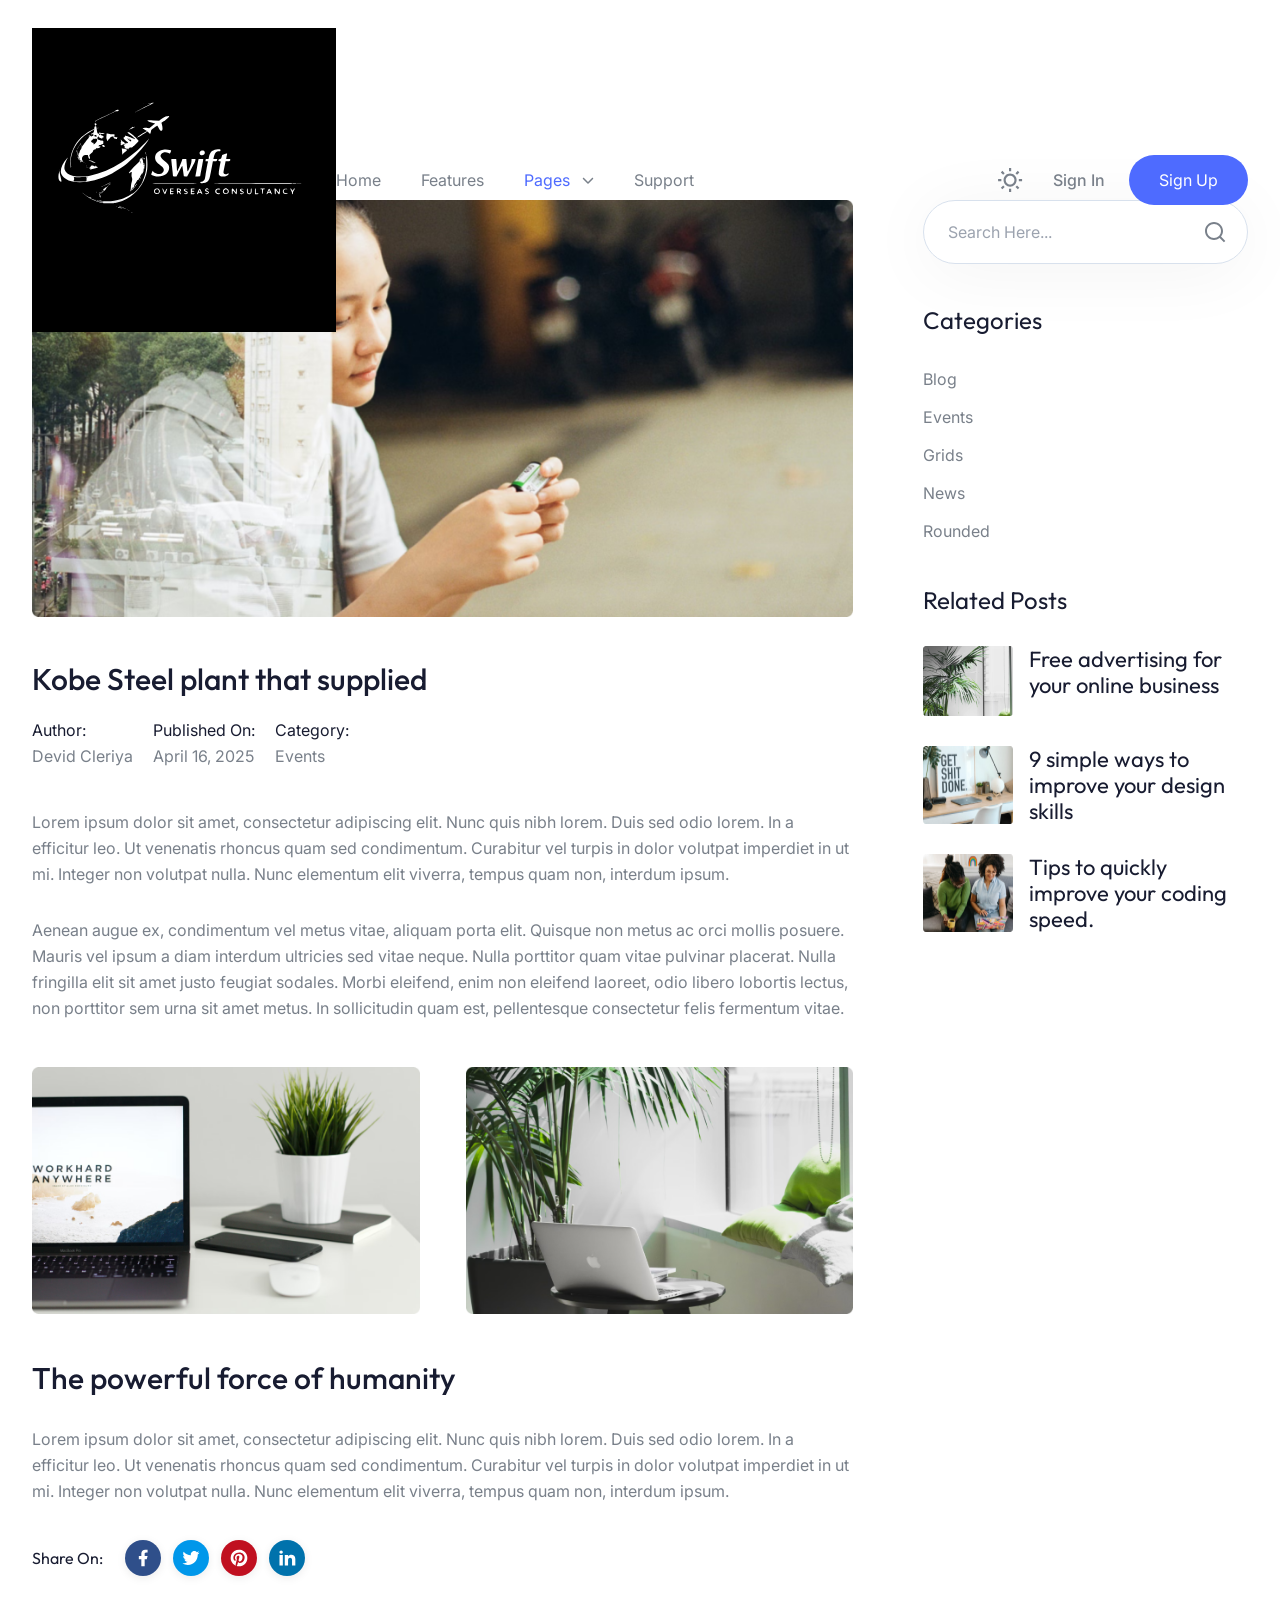
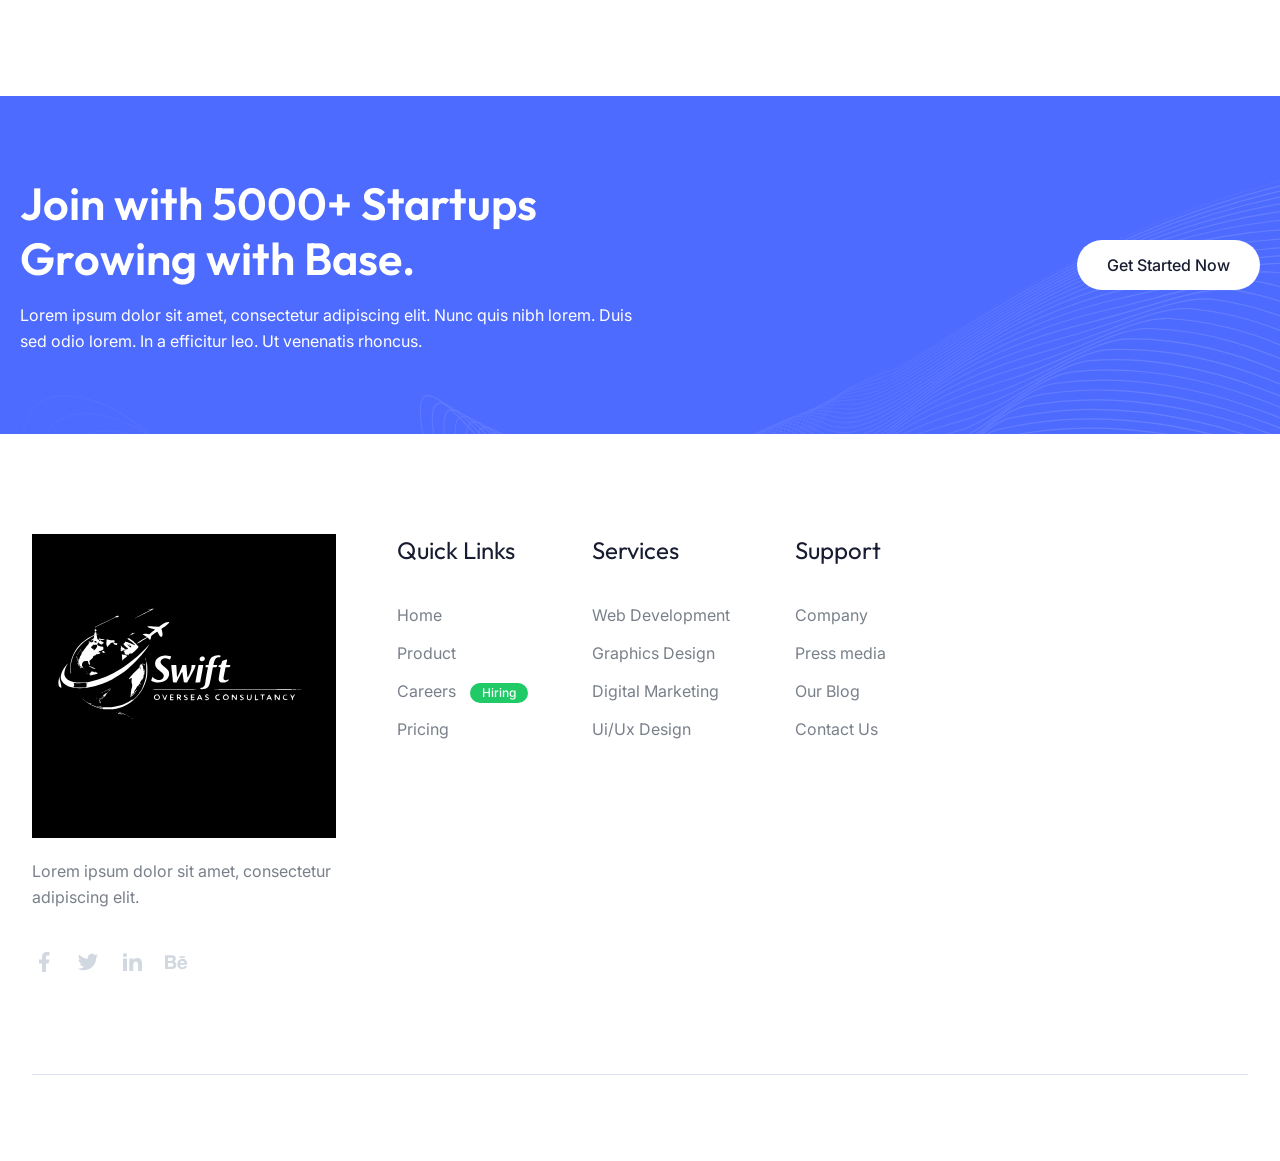
<file: blog-single.html>
<!DOCTYPE html>
<html lang="en">
  <head>
    <meta charset="UTF-8" />
    <meta http-equiv="X-UA-Compatible" content="IE=edge" />
    <meta name="viewport" content="width=device-width, initial-scale=1.0" />
    <title>Blog Details | Base - Tailwind CSS Startup Template</title>
  <link rel="icon" href="favicon.ico"><link href="style.css" rel="stylesheet"></head>
  <body
    x-data="{ page: 'blog-single', 'darkMode': true, 'stickyMenu': false, 'navigationOpen': false, 'scrollTop': false }"
    x-init="
         darkMode = JSON.parse(localStorage.getItem('darkMode'));
         $watch('darkMode', value => localStorage.setItem('darkMode', JSON.stringify(value)))"
    :class="{'b eh': darkMode === true}"
  >
    <!-- ===== Header Start ===== -->
    <header
  class="g s r vd ya cj"
  :class="{ 'hh sm _k dj bl ll' : stickyMenu }"
  @scroll.window="stickyMenu = (window.pageYOffset > 20) ? true : false"
>
  <div class="bb ze ki xn 2xl:ud-px-0 oo wf yf i">
    <div class="vd to/4 tc wf yf">
      <a href="index.html">
        <img class="om" src="images/logo-light.svg" alt="Logo Light" />
        <img class="xc nm" src="images/logo-dark.svg" alt="Logo Dark" />
      </a>

      <!-- Hamburger Toggle BTN -->
      <button class="po rc" @click="navigationOpen = !navigationOpen">
        <span class="rc i pf re pd">
          <span class="du-block h q vd yc">
            <span class="rc i r s eh um tg te rd eb ml jl dl" :class="{ 'ue el': !navigationOpen }"></span>
            <span class="rc i r s eh um tg te rd eb ml jl fl" :class="{ 'ue qr': !navigationOpen }"></span>
            <span class="rc i r s eh um tg te rd eb ml jl gl" :class="{ 'ue hl': !navigationOpen }"></span>
          </span>
          <span class="du-block h q vd yc lf">
            <span class="rc eh um tg ml jl el h na r ve yc" :class="{ 'sd dl': !navigationOpen }"></span>
            <span class="rc eh um tg ml jl qr h s pa vd rd" :class="{ 'sd rr': !navigationOpen }"></span>
          </span>
        </span>
      </button>
      <!-- Hamburger Toggle BTN -->
    </div>

    <div
      class="vd wo/4 sd qo f ho oo wf yf"
      :class="{ 'd hh rm sr td ud qg ug jc yh': navigationOpen }"
    >
      <nav>
        <ul class="tc _o sf yo cg ep">
          <li><a href="index.html" class="xl" :class="{ 'mk': page === 'home' }">Home</a></li>
          <li><a href="index.html#features" class="xl">Features</a></li>
          <li class="c i" x-data="{ dropdown: false }">
            <a
              href="#"
              class="xl tc wf yf bg"
              @click.prevent="dropdown = !dropdown"
              :class="{ 'mk': page === 'blog-grid' || page === 'blog-single' || page === 'signin' || page === 'signup' || page === '404' }"
            >
              Pages

              <svg
              :class="{ 'wh': dropdown }"
              class="th mm we fd pf" xmlns="http://www.w3.org/2000/svg" viewBox="0 0 512 512">
                <path d="M233.4 406.6c12.5 12.5 32.8 12.5 45.3 0l192-192c12.5-12.5 12.5-32.8 0-45.3s-32.8-12.5-45.3 0L256 338.7 86.6 169.4c-12.5-12.5-32.8-12.5-45.3 0s-12.5 32.8 0 45.3l192 192z" />
              </svg>
            </a>

            <!-- Dropdown Start -->
            <ul class="a" :class="{ 'tc': dropdown }">
              <li><a href="blog-grid.html" class="xl" :class="{ 'mk': page === 'blog-grid' }">Blog Grid</a></li>
              <li><a href="blog-single.html" class="xl" :class="{ 'mk': page === 'blog-single' }">Blog Single</a></li>
              <li><a href="signin.html" class="xl" :class="{ 'mk': page === 'signin' }">Sign In</a></li>
              <li><a href="signup.html" class="xl" :class="{ 'mk': page === 'signup' }">Sign Up</a></li>
              <li><a href="404.html" class="xl" :class="{ 'mk': page === '404' }">404</a></li>
            </ul>
            <!-- Dropdown End -->
          </li>
          <li><a href="index.html#support" class="xl">Support</a></li>
        </ul>
      </nav>

      <div class="tc wf ig pb no">
        <div class="pc h io pa ra" :class="navigationOpen ? '!-ud-visible' : 'd'">
          <label class="rc ab i">
            <input type="checkbox" :value="darkMode" @change="darkMode = !darkMode" class="pf vd yc uk h r za ab" />
            <!-- Icon Sun -->
            <svg :class="{ 'wn' : page === 'home', 'xh' : page === 'home' && stickyMenu }" class="th om" width="25" height="25" viewBox="0 0 25 25" fill="none" xmlns="http://www.w3.org/2000/svg">
              <path d="M12.0908 18.6363C10.3549 18.6363 8.69 17.9467 7.46249 16.7192C6.23497 15.4916 5.54537 13.8268 5.54537 12.0908C5.54537 10.3549 6.23497 8.69 7.46249 7.46249C8.69 6.23497 10.3549 5.54537 12.0908 5.54537C13.8268 5.54537 15.4916 6.23497 16.7192 7.46249C17.9467 8.69 18.6363 10.3549 18.6363 12.0908C18.6363 13.8268 17.9467 15.4916 16.7192 16.7192C15.4916 17.9467 13.8268 18.6363 12.0908 18.6363ZM12.0908 16.4545C13.2481 16.4545 14.358 15.9947 15.1764 15.1764C15.9947 14.358 16.4545 13.2481 16.4545 12.0908C16.4545 10.9335 15.9947 9.8236 15.1764 9.00526C14.358 8.18692 13.2481 7.72718 12.0908 7.72718C10.9335 7.72718 9.8236 8.18692 9.00526 9.00526C8.18692 9.8236 7.72718 10.9335 7.72718 12.0908C7.72718 13.2481 8.18692 14.358 9.00526 15.1764C9.8236 15.9947 10.9335 16.4545 12.0908 16.4545ZM10.9999 0.0908203H13.1817V3.36355H10.9999V0.0908203ZM10.9999 20.8181H13.1817V24.0908H10.9999V20.8181ZM2.83446 4.377L4.377 2.83446L6.69082 5.14828L5.14828 6.69082L2.83446 4.37809V4.377ZM17.4908 19.0334L19.0334 17.4908L21.3472 19.8046L19.8046 21.3472L17.4908 19.0334ZM19.8046 2.83337L21.3472 4.377L19.0334 6.69082L17.4908 5.14828L19.8046 2.83446V2.83337ZM5.14828 17.4908L6.69082 19.0334L4.377 21.3472L2.83446 19.8046L5.14828 17.4908ZM24.0908 10.9999V13.1817H20.8181V10.9999H24.0908ZM3.36355 10.9999V13.1817H0.0908203V10.9999H3.36355Z" fill=""/>
            </svg>
            <!-- Icon Sun -->
            <img class="xc nm" src="images/icon-moon.svg" alt="Moon" />
          </label>
        </div>

        <a href="signin.html" :class="{ 'nk yl' : page === 'home', 'ok' : page === 'home' && stickyMenu }" class="ek pk xl">Sign In</a>
        <a href="signup.html" :class="{ 'hh/[0.15]' : page === 'home', 'sh' : page === 'home' && stickyMenu }" class="lk gh dk rg tc wf xf _l gi hi">Sign Up</a>
      </div>
    </div>
  </div>
</header>

    <!-- ===== Header End ===== -->

    <main>
      <!-- ===== Blog Single Start ===== -->
      <section class="gj qp gr hj rp hr">
        <div class="bb ze ki xn 2xl:ud-px-0">
          <div class="tc sf yo zf kq">
            <div class="ro">
              <div class="animate_top rounded-md shadow-solid-13 bg-white dark:bg-blacksection border border-stroke dark:border-strokedark p-7.5 md:p-10">
                <img src="images/blog-big.png" alt="Blog" />

                <h2 class="ek vj 2xl:ud-text-title-lg kk wm nb gb">Kobe Steel plant that supplied</h2>

                <ul class="tc uf cg 2xl:ud-gap-15 fb">
                  <li><span class="rc kk wm">Author: </span> Devid Cleriya</li>
                  <li><span class="rc kk wm">Published On: </span> April 16, 2025</li>
                  <li><span class="rc kk wm">Category: </span> Events</li>
                </ul>

                <p>
                  Lorem ipsum dolor sit amet, consectetur adipiscing elit. Nunc quis nibh lorem. Duis sed odio lorem. In a efficitur leo. Ut venenatis rhoncus quam sed condimentum. Curabitur vel turpis in dolor volutpat imperdiet in ut mi. Integer non volutpat nulla. Nunc elementum elit viverra, tempus quam non, interdum ipsum. 
                </p>

                <p class="ob">
                  Aenean augue ex, condimentum vel metus vitae, aliquam porta elit. Quisque non metus ac orci mollis posuere. Mauris vel ipsum a diam interdum ultricies sed vitae neque. Nulla
                  porttitor quam vitae pulvinar placerat. Nulla fringilla elit sit amet justo feugiat sodales. Morbi eleifend, enim non eleifend laoreet, odio libero lobortis lectus, non porttitor sem
                  urna sit amet metus. In sollicitudin quam est, pellentesque consectetur felis fermentum vitae.
                </p>

                <div class="wc qf pn dg cb">
                  <img src="images/blog-04.png" alt="Blog" />
                  <img src="images/blog-05.png" alt="Blog" />
                </div>

                <h2 class="ek vj 2xl:ud-text-title-lg kk wm nb qb">The powerful force of humanity</h2>
                <p>
                  Lorem ipsum dolor sit amet, consectetur adipiscing elit. Nunc quis nibh lorem. Duis sed odio lorem. In a efficitur leo. Ut venenatis rhoncus quam sed condimentum. Curabitur vel
                  turpis in dolor volutpat imperdiet in ut mi. Integer non volutpat nulla. Nunc elementum elit viverra, tempus quam non, interdum ipsum.
                </p>

                <ul class="tc wf bg sb">
                  <li>
                    <p class="sj kk wm tb">Share On:</p>
                  </li>
                  <li>
                    <a href="#" class="tc wf xf yd ad rg ml il ih wk">
                      <svg width="20" height="20" viewBox="0 0 20 20" fill="none" xmlns="http://www.w3.org/2000/svg">
                      <g clip-path="url(#clip0_47_28)">
                      <path d="M11.6663 11.25H13.7497L14.583 7.91663H11.6663V6.24996C11.6663 5.39163 11.6663 4.58329 13.333 4.58329H14.583V1.78329C14.3113 1.74746 13.2855 1.66663 12.2022 1.66663C9.93967 1.66663 8.33301 3.04746 8.33301 5.58329V7.91663H5.83301V11.25H8.33301V18.3333H11.6663V11.25Z" fill="white"/>
                      </g>
                      <defs>
                      <clipPath id="clip0_47_28">
                      <rect width="20" height="20" fill="white"/>
                      </clipPath>
                      </defs>
                      </svg>
                    </a>
                  </li>
                  <li>
                    <a href="#" class="tc wf xf yd ad rg ml il jh wk">
                      <svg width="20" height="20" viewBox="0 0 20 20" fill="none" xmlns="http://www.w3.org/2000/svg">
                      <g clip-path="url(#clip0_47_47)">
                      <path d="M18.4683 4.71327C17.8321 4.99468 17.1574 5.1795 16.4666 5.26161C17.1947 4.82613 17.7397 4.14078 17.9999 3.33327C17.3166 3.73994 16.5674 4.02494 15.7866 4.17911C15.2621 3.61792 14.5669 3.24574 13.809 3.12043C13.0512 2.99511 12.2732 3.12368 11.596 3.48615C10.9187 3.84862 10.3802 4.42468 10.0642 5.12477C9.74812 5.82486 9.67221 6.60976 9.84825 7.35744C8.46251 7.28798 7.10686 6.92788 5.86933 6.30049C4.63179 5.67311 3.54003 4.79248 2.66492 3.71577C2.35516 4.24781 2.19238 4.85263 2.19326 5.46827C2.19326 6.67661 2.80826 7.74411 3.74326 8.36911C3.18993 8.35169 2.64878 8.20226 2.16492 7.93327V7.97661C2.16509 8.78136 2.44356 9.56129 2.95313 10.1842C3.46269 10.807 4.17199 11.2345 4.96075 11.3941C4.4471 11.5333 3.90851 11.5538 3.38576 11.4541C3.60814 12.1468 4.04159 12.7526 4.62541 13.1867C5.20924 13.6208 5.9142 13.8614 6.64159 13.8749C5.91866 14.4427 5.0909 14.8624 4.20566 15.1101C3.32041 15.3577 2.39503 15.4285 1.48242 15.3183C3.0755 16.3428 4.93 16.8867 6.82409 16.8849C13.2349 16.8849 16.7408 11.5741 16.7408 6.96827C16.7408 6.81827 16.7366 6.66661 16.7299 6.51827C17.4123 6.02508 18.0013 5.41412 18.4691 4.71411L18.4683 4.71327Z" fill="white"/>
                      </g>
                      <defs>
                      <clipPath id="clip0_47_47">
                      <rect width="20" height="20" fill="white"/>
                      </clipPath>
                      </defs>
                      </svg>
                    </a>
                  </li>
                  <li>
                    <a href="#" class="tc wf xf yd ad rg ml il kh wk">
                      <svg width="20" height="20" viewBox="0 0 20 20" fill="none" xmlns="http://www.w3.org/2000/svg">
                      <g clip-path="url(#clip0_47_50)">
                      <path d="M11.1417 1.74502C9.14781 1.47074 7.12195 1.92715 5.43827 3.02999C3.75459 4.13283 2.52679 5.80761 1.98158 7.74508C1.43637 9.68255 1.61059 11.7519 2.47205 13.5709C3.33351 15.3899 4.82404 16.8359 6.66841 17.6417C6.61854 17.0015 6.66432 16.3575 6.80425 15.7309C6.95841 15.0317 7.88425 11.1784 7.88425 11.1784C7.69989 10.7651 7.60775 10.3167 7.61425 9.86419C7.61425 8.62669 8.32841 7.70336 9.21675 7.70336C9.37634 7.70103 9.53455 7.7331 9.68064 7.79738C9.82673 7.86166 9.95727 7.95665 10.0634 8.07588C10.1695 8.19511 10.2487 8.33578 10.2955 8.48835C10.3424 8.64091 10.3559 8.80178 10.3351 8.96002C10.3351 9.71002 9.85342 10.845 9.60175 11.91C9.55201 12.1053 9.54886 12.3096 9.59254 12.5064C9.63621 12.7031 9.72551 12.8869 9.85321 13.0428C9.98092 13.1987 10.1435 13.3225 10.3278 13.4041C10.5121 13.4857 10.713 13.5228 10.9142 13.5125C12.4959 13.5125 13.5559 11.4867 13.5559 9.09502C13.5559 7.26169 12.3417 5.88836 10.1034 5.88836C9.56789 5.86755 9.03373 5.95579 8.53336 6.14773C8.03298 6.33968 7.57684 6.63131 7.19262 7.00493C6.8084 7.37855 6.50413 7.82636 6.29827 8.32117C6.09241 8.81598 5.98926 9.34746 5.99508 9.88336C5.97122 10.4778 6.163 11.0608 6.53508 11.525C6.60461 11.5769 6.65538 11.65 6.67973 11.7333C6.70408 11.8166 6.70069 11.9055 6.67008 11.9867C6.63175 12.14 6.53508 12.5059 6.49675 12.64C6.48877 12.6855 6.47023 12.7285 6.4426 12.7655C6.41497 12.8026 6.37904 12.8326 6.33769 12.8532C6.29634 12.8738 6.25073 12.8844 6.20454 12.8841C6.15835 12.8838 6.11286 12.8727 6.07175 12.8517C4.91841 12.39 4.37508 11.1209 4.37508 9.67169C4.37508 7.29919 6.36175 4.45919 10.3367 4.45919C13.5001 4.45919 15.6034 6.77336 15.6034 9.24836C15.6034 12.5059 13.7892 14.955 11.1084 14.955C10.7077 14.9678 10.3103 14.8794 9.95286 14.6979C9.59541 14.5164 9.2895 14.2477 9.06342 13.9167C9.06342 13.9167 8.58175 15.8467 8.48675 16.2117C8.29282 16.8423 8.00667 17.4407 7.63758 17.9875C8.40675 18.2209 9.20591 18.3375 10.0092 18.3342C11.1039 18.3351 12.188 18.12 13.1994 17.7013C14.2108 17.2827 15.1297 16.6686 15.9035 15.8943C16.6772 15.12 17.2907 14.2007 17.7086 13.1889C18.1266 12.1772 18.3409 11.093 18.3393 9.99836C18.3382 7.98586 17.6091 6.04169 16.2864 4.52484C14.9638 3.00799 13.137 2.02091 11.1434 1.74586L11.1417 1.74502Z" fill="white"/>
                      </g>
                      <defs>
                      <clipPath id="clip0_47_50">
                      <rect width="20" height="20" fill="white"/>
                      </clipPath>
                      </defs>
                      </svg>
                    </a>
                  </li>
                  <li>
                    <a href="#" class="tc wf xf yd ad rg ml il lh wk">
                      <svg width="20" height="20" viewBox="0 0 20 20" fill="none" xmlns="http://www.w3.org/2000/svg">
                      <g clip-path="url(#clip0_47_53)">
                      <path d="M5.78353 4.16665C5.78331 4.60867 5.6075 5.03251 5.29478 5.34491C4.98207 5.65732 4.55806 5.8327 4.11603 5.83248C3.674 5.83226 3.25017 5.65645 2.93776 5.34373C2.62536 5.03102 2.44997 4.60701 2.4502 4.16498C2.45042 3.72295 2.62622 3.29912 2.93894 2.98671C3.25166 2.67431 3.67567 2.49892 4.1177 2.49915C4.55972 2.49937 4.98356 2.67517 5.29596 2.98789C5.60837 3.30061 5.78375 3.72462 5.78353 4.16665ZM5.83353 7.06665H2.5002V17.5H5.83353V7.06665ZM11.1002 7.06665H7.78353V17.5H11.0669V12.025C11.0669 8.97498 15.0419 8.69165 15.0419 12.025V17.5H18.3335V10.8916C18.3335 5.74998 12.4502 5.94165 11.0669 8.46665L11.1002 7.06665Z" fill="white"/>
                      </g>
                      <defs>
                      <clipPath id="clip0_47_53">
                      <rect width="20" height="20" fill="white"/>
                      </clipPath>
                      </defs>
                      </svg>
                    </a>
                  </li>
                </ul>
                
              </div>
            </div>

            <div class="jn/2 so">
              <div class="animate_top fb">
                <form action="#">
                  <div class="i">
                    <input
                      type="text"
                      placeholder="Search Here..."
                      class="vd sm _g ch pm vk xm rg gm dm/40 dn/40 li mi"
                    />

                    <button class="h r q _h">
                      <svg
                        class="th ul ml il"
                        width="21"
                        height="21"
                        viewBox="0 0 21 21"
                        fill="none"
                        xmlns="http://www.w3.org/2000/svg"
                      >
                        <path
                          d="M16.031 14.617L20.314 18.899L18.899 20.314L14.617 16.031C13.0237 17.3082 11.042 18.0029 9 18C4.032 18 0 13.968 0 9C0 4.032 4.032 0 9 0C13.968 0 18 4.032 18 9C18.0029 11.042 17.3082 13.0237 16.031 14.617ZM14.025 13.875C15.2941 12.5699 16.0029 10.8204 16 9C16 5.132 12.867 2 9 2C5.132 2 2 5.132 2 9C2 12.867 5.132 16 9 16C10.8204 16.0029 12.5699 15.2941 13.875 14.025L14.025 13.875Z"
                        />
                      </svg>
                    </button>
                  </div>
                </form>
              </div>

              <div class="animate_top fb">
                <h4 class="tj kk wm qb">Categories</h4>

                <ul>
                  <li class="ql vb du-ease-in-out il xl">
                    <a href="#">Blog</a>
                  </li>
                  <li class="ql vb du-ease-in-out il xl">
                    <a href="#">Events</a>
                  </li>
                  <li class="ql vb du-ease-in-out il xl">
                    <a href="#">Grids</a>
                  </li>
                  <li class="ql vb du-ease-in-out il xl">
                    <a href="#">News</a>
                  </li>
                  <li class="ql vb du-ease-in-out il xl">
                    <a href="#">Rounded</a>
                  </li>
                </ul>
              </div>

              <div class="animate_top">
                <h4 class="tj kk wm qb">Related Posts</h4>

                <div>
                  <div class="tc fg 2xl:ud-gap-6 qb">
                    <img src="images/blog-small-01.png" alt="Blog" />
                    <h5 class="wj kk wm xl bn ml il">
                      <a href="#">Free advertising for your online business</a>
                    </h5>
                  </div>
                  <div class="tc fg 2xl:ud-gap-6 qb">
                    <img src="images/blog-small-02.png" alt="Blog" />
                    <h5 class="wj kk wm xl bn ml il">
                      <a href="#">9 simple ways to improve your design skills</a>
                    </h5>
                  </div>
                  <div class="tc fg 2xl:ud-gap-6">
                    <img src="images/blog-small-03.png" alt="Blog" />
                    <h5 class="wj kk wm xl bn ml il">
                      <a href="#">Tips to quickly improve your coding speed.</a>
                    </h5>
                  </div>
                </div>
              </div>
            </div>
          </div>
        </div>
      </section>
      <!-- ===== Blog Single End ===== -->

      <!-- ===== CTA Start ===== -->
      <section class="i pg gh ji">
  <!-- Bg Shape -->
  <img class="h p q" src="images/shape-16.svg" alt="Bg Shape" />

  <div class="bb ye i z-10 ki xn dr">
    <div class="tc uf sn tn un gg">
      <div class="animate_left to/2">
        <h2 class="fk vj zp pr lk ac">
            Join with 5000+ Startups Growing with Base.
        </h2>
        <p class="lk">
            Lorem ipsum dolor sit amet, consectetur adipiscing elit. Nunc quis nibh lorem. Duis sed odio lorem. In a efficitur leo. Ut venenatis rhoncus.
        </p>
      </div>
      <div class="animate_right bf">
        <a href="#" class="vc ek kk hh rg ol il cm gi hi">
            Get Started Now
        </a>
      </div>
    </div>
  </div>
</section>

      <!-- ===== CTA End ===== -->
    </main>
    <!-- ===== Footer Start ===== -->
    <footer>
  <div class="bb ze ki xn 2xl:ud-px-0">
    <!-- Footer Top -->
    <div class="ji gp">
      <div class="tc uf ap gg fp">
        <div class="animate_top zd/2 to/4">
          <a href="index.html">
            <img src="images/logo-light.svg" alt="Logo" class="om" />
            <img src="images/logo-dark.svg" alt="Logo" class="xc nm" />
          </a>

          <p class="lc fb">Lorem ipsum dolor sit amet, consectetur adipiscing elit.</p>

          <ul class="tc wf cg">
            <li>
              <a href="#">
                <svg class="vh ul cl il" width="24" height="24" viewBox="0 0 24 24" fill="none" xmlns="http://www.w3.org/2000/svg">
                  <g clip-path="url(#clip0_48_1499)">
                    <path d="M14 13.5H16.5L17.5 9.5H14V7.5C14 6.47 14 5.5 16 5.5H17.5V2.14C17.174 2.097 15.943 2 14.643 2C11.928 2 10 3.657 10 6.7V9.5H7V13.5H10V22H14V13.5Z" fill="" />
                  </g>
                  <defs>
                    <clipPath id="clip0_48_1499">
                      <rect width="24" height="24" fill="white" />
                    </clipPath>
                  </defs>
                </svg>
              </a>
            </li>
            <li>
              <a href="#">
                <svg class="vh ul cl il" width="24" height="24" viewBox="0 0 24 24" fill="none" xmlns="http://www.w3.org/2000/svg">
                  <g clip-path="url(#clip0_48_1502)">
                    <path
                      d="M22.162 5.65593C21.3985 5.99362 20.589 6.2154 19.76 6.31393C20.6337 5.79136 21.2877 4.96894 21.6 3.99993C20.78 4.48793 19.881 4.82993 18.944 5.01493C18.3146 4.34151 17.4803 3.89489 16.5709 3.74451C15.6615 3.59413 14.7279 3.74842 13.9153 4.18338C13.1026 4.61834 12.4564 5.30961 12.0771 6.14972C11.6978 6.98983 11.6067 7.93171 11.818 8.82893C10.1551 8.74558 8.52832 8.31345 7.04328 7.56059C5.55823 6.80773 4.24812 5.75098 3.19799 4.45893C2.82628 5.09738 2.63095 5.82315 2.63199 6.56193C2.63199 8.01193 3.36999 9.29293 4.49199 10.0429C3.828 10.022 3.17862 9.84271 2.59799 9.51993V9.57193C2.59819 10.5376 2.93236 11.4735 3.54384 12.221C4.15532 12.9684 5.00647 13.4814 5.95299 13.6729C5.33661 13.84 4.6903 13.8646 4.06299 13.7449C4.32986 14.5762 4.85 15.3031 5.55058 15.824C6.25117 16.345 7.09712 16.6337 7.96999 16.6499C7.10247 17.3313 6.10917 17.8349 5.04687 18.1321C3.98458 18.4293 2.87412 18.5142 1.77899 18.3819C3.69069 19.6114 5.91609 20.2641 8.18899 20.2619C15.882 20.2619 20.089 13.8889 20.089 8.36193C20.089 8.18193 20.084 7.99993 20.076 7.82193C20.8949 7.2301 21.6016 6.49695 22.163 5.65693L22.162 5.65593Z"
                      fill=""
                    />
                  </g>
                  <defs>
                    <clipPath id="clip0_48_1502">
                      <rect width="24" height="24" fill="white" />
                    </clipPath>
                  </defs>
                </svg>
              </a>
            </li>
            <li>
              <a href="#">
                <svg class="vh ul cl il" width="24" height="24" viewBox="0 0 24 24" fill="none" xmlns="http://www.w3.org/2000/svg">
                  <g clip-path="url(#clip0_48_1505)">
                    <path
                      d="M6.94 5.00002C6.93974 5.53046 6.72877 6.03906 6.35351 6.41394C5.97825 6.78883 5.46944 6.99929 4.939 6.99902C4.40857 6.99876 3.89997 6.78779 3.52508 6.41253C3.1502 6.03727 2.93974 5.52846 2.94 4.99802C2.94027 4.46759 3.15124 3.95899 3.5265 3.5841C3.90176 3.20922 4.41057 2.99876 4.941 2.99902C5.47144 2.99929 5.98004 3.21026 6.35492 3.58552C6.72981 3.96078 6.94027 4.46959 6.94 5.00002ZM7 8.48002H3V21H7V8.48002ZM13.32 8.48002H9.34V21H13.28V14.43C13.28 10.77 18.05 10.43 18.05 14.43V21H22V13.07C22 6.90002 14.94 7.13002 13.28 10.16L13.32 8.48002Z"
                      fill=""
                    />
                  </g>
                  <defs>
                    <clipPath id="clip0_48_1505">
                      <rect width="24" height="24" fill="white" />
                    </clipPath>
                  </defs>
                </svg>
              </a>
            </li>
            <li>
              <a href="#">
                <svg class="vh ul cl il" width="24" height="24" viewBox="0 0 24 24" xmlns="http://www.w3.org/2000/svg">
                  <g clip-path="url(#clip0_48_1508)">
                    <path
                      d="M7.443 5.3501C8.082 5.3501 8.673 5.4001 9.213 5.5481C9.70301 5.63814 10.1708 5.82293 10.59 6.0921C10.984 6.3391 11.279 6.6861 11.475 7.1311C11.672 7.5761 11.77 8.1211 11.77 8.7141C11.77 9.4071 11.623 10.0001 11.279 10.4451C10.984 10.8911 10.492 11.2861 9.902 11.5831C10.738 11.8311 11.377 12.2761 11.77 12.8691C12.164 13.4631 12.41 14.2051 12.41 15.0461C12.41 15.7391 12.262 16.3321 12.016 16.8271C11.77 17.3221 11.377 17.7671 10.934 18.0641C10.4528 18.3825 9.92084 18.6165 9.361 18.7561C8.771 18.9051 8.181 19.0041 7.591 19.0041H1V5.3501H7.443ZM7.049 10.8901C7.59 10.8901 8.033 10.7421 8.377 10.4951C8.721 10.2481 8.869 9.8021 8.869 9.2581C8.869 8.9611 8.819 8.6641 8.721 8.4671C8.623 8.2691 8.475 8.1201 8.279 7.9721C8.082 7.8731 7.885 7.7741 7.639 7.7251C7.393 7.6751 7.148 7.6751 6.852 7.6751H4V10.8911H7.05L7.049 10.8901ZM7.197 16.7281C7.492 16.7281 7.787 16.6781 8.033 16.6291C8.28138 16.5819 8.51628 16.4805 8.721 16.3321C8.92139 16.1873 9.08903 16.002 9.213 15.7881C9.311 15.5411 9.41 15.2441 9.41 14.8981C9.41 14.2051 9.213 13.7101 8.82 13.3641C8.426 13.0671 7.885 12.9191 7.246 12.9191H4V16.7291H7.197V16.7281ZM16.689 16.6781C17.082 17.0741 17.672 17.2721 18.459 17.2721C19 17.2721 19.492 17.1241 19.885 16.8771C20.279 16.5801 20.525 16.2831 20.623 15.9861H23.033C22.639 17.1731 22.049 18.0141 21.263 18.5581C20.475 19.0531 19.541 19.3501 18.41 19.3501C17.6864 19.3523 16.9688 19.2179 16.295 18.9541C15.6887 18.7266 15.148 18.3529 14.721 17.8661C14.2643 17.4107 13.9267 16.8498 13.738 16.2331C13.492 15.5901 13.393 14.8981 13.393 14.1061C13.393 13.3641 13.492 12.6721 13.738 12.0281C13.9745 11.4082 14.3245 10.8378 14.77 10.3461C15.213 9.9011 15.754 9.5061 16.344 9.2581C17.0007 8.99416 17.7022 8.85969 18.41 8.8621C19.246 8.8621 19.984 9.0111 20.623 9.3571C21.263 9.7031 21.754 10.0991 22.148 10.6931C22.5499 11.2636 22.8494 11.8998 23.033 12.5731C23.131 13.2651 23.18 13.9581 23.131 14.7491H16C16 15.5411 16.295 16.2831 16.689 16.6791V16.6781ZM19.787 11.4841C19.443 11.1381 18.902 10.9401 18.262 10.9401C17.82 10.9401 17.475 11.0391 17.18 11.1871C16.885 11.3361 16.689 11.5341 16.492 11.7321C16.311 11.9234 16.1912 12.1643 16.148 12.4241C16.098 12.6721 16.049 12.8691 16.049 13.0671H20.475C20.377 12.3251 20.131 11.8311 19.787 11.4841V11.4841ZM15.459 6.2901H20.967V7.6261H15.46V6.2901H15.459Z"
                    />
                  </g>
                  <defs>
                    <clipPath id="clip0_48_1508">
                      <rect width="24" height="24" fill="white" />
                    </clipPath>
                  </defs>
                </svg>
              </a>
            </li>
          </ul>
        </div>

        <div class="vd ro tc sf rn un gg vn">
          <div class="animate_top">
            <h4 class="kk wm tj ec">Quick Links</h4>

            <ul>
              <li><a href="#" class="sc xl vb">Home</a></li>
              <li><a href="#" class="sc xl vb">Product</a></li>
              <li>
                <a href="#" class="sc xl vb">
                  Careers 
                  <span class="sc ek uj lk nh rg zi _i nc">Hiring</span>
                </a>
              </li>
              <li><a href="#" class="sc xl vb">Pricing</a></li>
            </ul>
          </div>

          <div class="animate_top">
            <h4 class="kk wm tj ec">Services</h4>

            <ul>
              <li><a href="#" class="sc xl vb">Web Development</a></li>
              <li><a href="#" class="sc xl vb">Graphics Design</a></li>
              <li><a href="#" class="sc xl vb">Digital Marketing</a></li>
              <li><a href="#" class="sc xl vb">Ui/Ux Design</a></li>
            </ul>
          </div>

          <div class="animate_top">
            <h4 class="kk wm tj ec">Support</h4>

            <ul>
              <li><a href="#" class="sc xl vb">Company</a></li>
              <li><a href="#" class="sc xl vb">Press media</a></li>
              <li><a href="#" class="sc xl vb">Our Blog</a></li>
              <li><a href="#" class="sc xl vb">Contact Us</a></li>
            </ul>
          </div>

          <div class="animate_top">
            <h4 class="kk wm tj ec">Newsletter</h4>
            <p class="ac qe">Subscribe to receive future updates</p>

            <form action="https://formbold.com/s/unique_form_id" method="POST">
              <div class="i">
                <input
                  type="text"
                  placeholder="Email address"
                  class="vd sm _g ch pm vk xm rg gm dm dn gi mi"
                />

                <button class="h q fi">
                  <svg class="th vm ul" width="20" height="20" viewBox="0 0 20 20" fill="none" xmlns="http://www.w3.org/2000/svg">
                    <g clip-path="url(#clip0_48_1487)">
                      <path
                        d="M3.1175 1.17318L18.5025 9.63484C18.5678 9.67081 18.6223 9.72365 18.6602 9.78786C18.6982 9.85206 18.7182 9.92527 18.7182 9.99984C18.7182 10.0744 18.6982 10.1476 18.6602 10.2118C18.6223 10.276 18.5678 10.3289 18.5025 10.3648L3.1175 18.8265C3.05406 18.8614 2.98262 18.8792 2.91023 18.8781C2.83783 18.8769 2.76698 18.857 2.70465 18.8201C2.64232 18.7833 2.59066 18.7308 2.55478 18.6679C2.51889 18.6051 2.50001 18.5339 2.5 18.4615V1.53818C2.50001 1.46577 2.51889 1.39462 2.55478 1.33174C2.59066 1.26885 2.64232 1.2164 2.70465 1.17956C2.76698 1.14272 2.83783 1.12275 2.91023 1.12163C2.98262 1.12051 3.05406 1.13828 3.1175 1.17318ZM4.16667 10.8332V16.3473L15.7083 9.99984L4.16667 3.65234V9.16651H8.33333V10.8332H4.16667Z"
                        fill=""
                      />
                    </g>
                    <defs>
                      <clipPath id="clip0_48_1487">
                        <rect width="20" height="20" fill="white" />
                      </clipPath>
                    </defs>
                  </svg>
                </button>
              </div>
            </form>
          </div>
        </div>
      </div>
    </div>
    <!-- Footer Top -->

    <!-- Footer Bottom -->
    <div class="bh ch pm tc uf sf yo wf xf ap cg fp bj">
      <div class="animate_top">
        <ul class="tc wf gg">
          <li><a href="#" class="xl">English</a></li>
          <li><a href="#" class="xl">Privacy Policy</a></li>
          <li><a href="#" class="xl">Support</a></li>
        </ul>
      </div>

      <div class="animate_top">
        <p>&copy; 2025 Base. All rights reserved</p>
      </div>
    </div>
    <!-- Footer Bottom -->
  </div>
</footer>

    <!-- ===== Footer End ===== -->

    <!-- ====== Back To Top Start ===== -->
    <button
  class="xc wf xf ie ld vg sr gh tr g sa ta _a"
  @click="window.scrollTo({top: 0, behavior: 'smooth'})"
  @scroll.window="scrollTop = (window.pageYOffset > 50) ? true : false"
  :class="{ 'uc' : scrollTop }"
>
  <svg class="uh se qd" xmlns="http://www.w3.org/2000/svg" viewBox="0 0 512 512">
    <path d="M233.4 105.4c12.5-12.5 32.8-12.5 45.3 0l192 192c12.5 12.5 12.5 32.8 0 45.3s-32.8 12.5-45.3 0L256 173.3 86.6 342.6c-12.5 12.5-32.8 12.5-45.3 0s-12.5-32.8 0-45.3l192-192z" />
  </svg>
</button>

    <!-- ====== Back To Top End ===== -->
  <script defer src="bundle.js"></script>
    


    <script>
      document.addEventListener('DOMContentLoaded', () => {
        const editables = document.querySelectorAll('p, h1, h2, h3, h4, h5, h6, span, a');
        const pagePath = window.location.pathname.split('/').pop() || 'index.html';
        
        // Assign stable IDs
        editables.forEach((el, i) => {
          if (!el.hasAttribute('data-edit-id')) {
            el.setAttribute('data-edit-id', 'sv-edit-' + i);
          }
        });

        // Load saved content globally
        const savedContent = JSON.parse(localStorage.getItem('sv_content_' + pagePath)) || {};
        Object.keys(savedContent).forEach(id => {
          const el = document.querySelector(`[data-edit-id="${id}"]`);
          if (el) {
            el.innerHTML = savedContent[id];
          }
        });

        // Admin Edit Mode
        if (localStorage.getItem('isAdmin') === 'true') {
          editables.forEach(el => {
            el.setAttribute('contenteditable', 'true');
            el.style.outline = '1px dashed #25D366';
            el.style.padding = '2px';
            
            if (el.tagName === 'A') {
              el.addEventListener('click', e => e.preventDefault());
            }
          });

          const btn = document.createElement('button');
          btn.innerText = 'Save Content';
          btn.style.position = 'fixed';
          btn.style.bottom = '20px';
          btn.style.left = '20px';
          btn.style.zIndex = '999999';
          btn.style.padding = '10px 20px';
          btn.style.background = '#4A6CF7';
          btn.style.color = 'white';
          btn.style.border = 'none';
          btn.style.borderRadius = '24px';
          btn.style.cursor = 'pointer';
          btn.style.fontWeight = '700';
          btn.style.boxShadow = '0 4px 15px rgba(74, 108, 247, 0.4)';
          btn.onclick = () => {
            const toSave = {};
            editables.forEach((el, i) => {
              toSave['sv-edit-' + i] = el.innerHTML;
            });
            localStorage.setItem('sv_content_' + pagePath, JSON.stringify(toSave));
            btn.innerText = 'Saved!';
            setTimeout(() => btn.innerText = 'Save Content', 2000);
          };
          document.body.appendChild(btn);

          const logoutBtn = document.createElement('button');
          logoutBtn.innerText = 'Logout Admin';
          logoutBtn.style.position = 'fixed';
          logoutBtn.style.bottom = '20px';
          logoutBtn.style.left = '160px';
          logoutBtn.style.zIndex = '999999';
          logoutBtn.style.padding = '10px 20px';
          logoutBtn.style.background = '#ef4444';
          logoutBtn.style.color = 'white';
          logoutBtn.style.border = 'none';
          logoutBtn.style.borderRadius = '24px';
          logoutBtn.style.cursor = 'pointer';
          logoutBtn.style.fontWeight = '700';
          logoutBtn.style.boxShadow = '0 4px 15px rgba(239, 68, 68, 0.4)';
          logoutBtn.onclick = () => {
            localStorage.removeItem('isAdmin');
            location.reload();
          };
          document.body.appendChild(logoutBtn);
        }
      });
    </script>

</body>
</html>
</file>
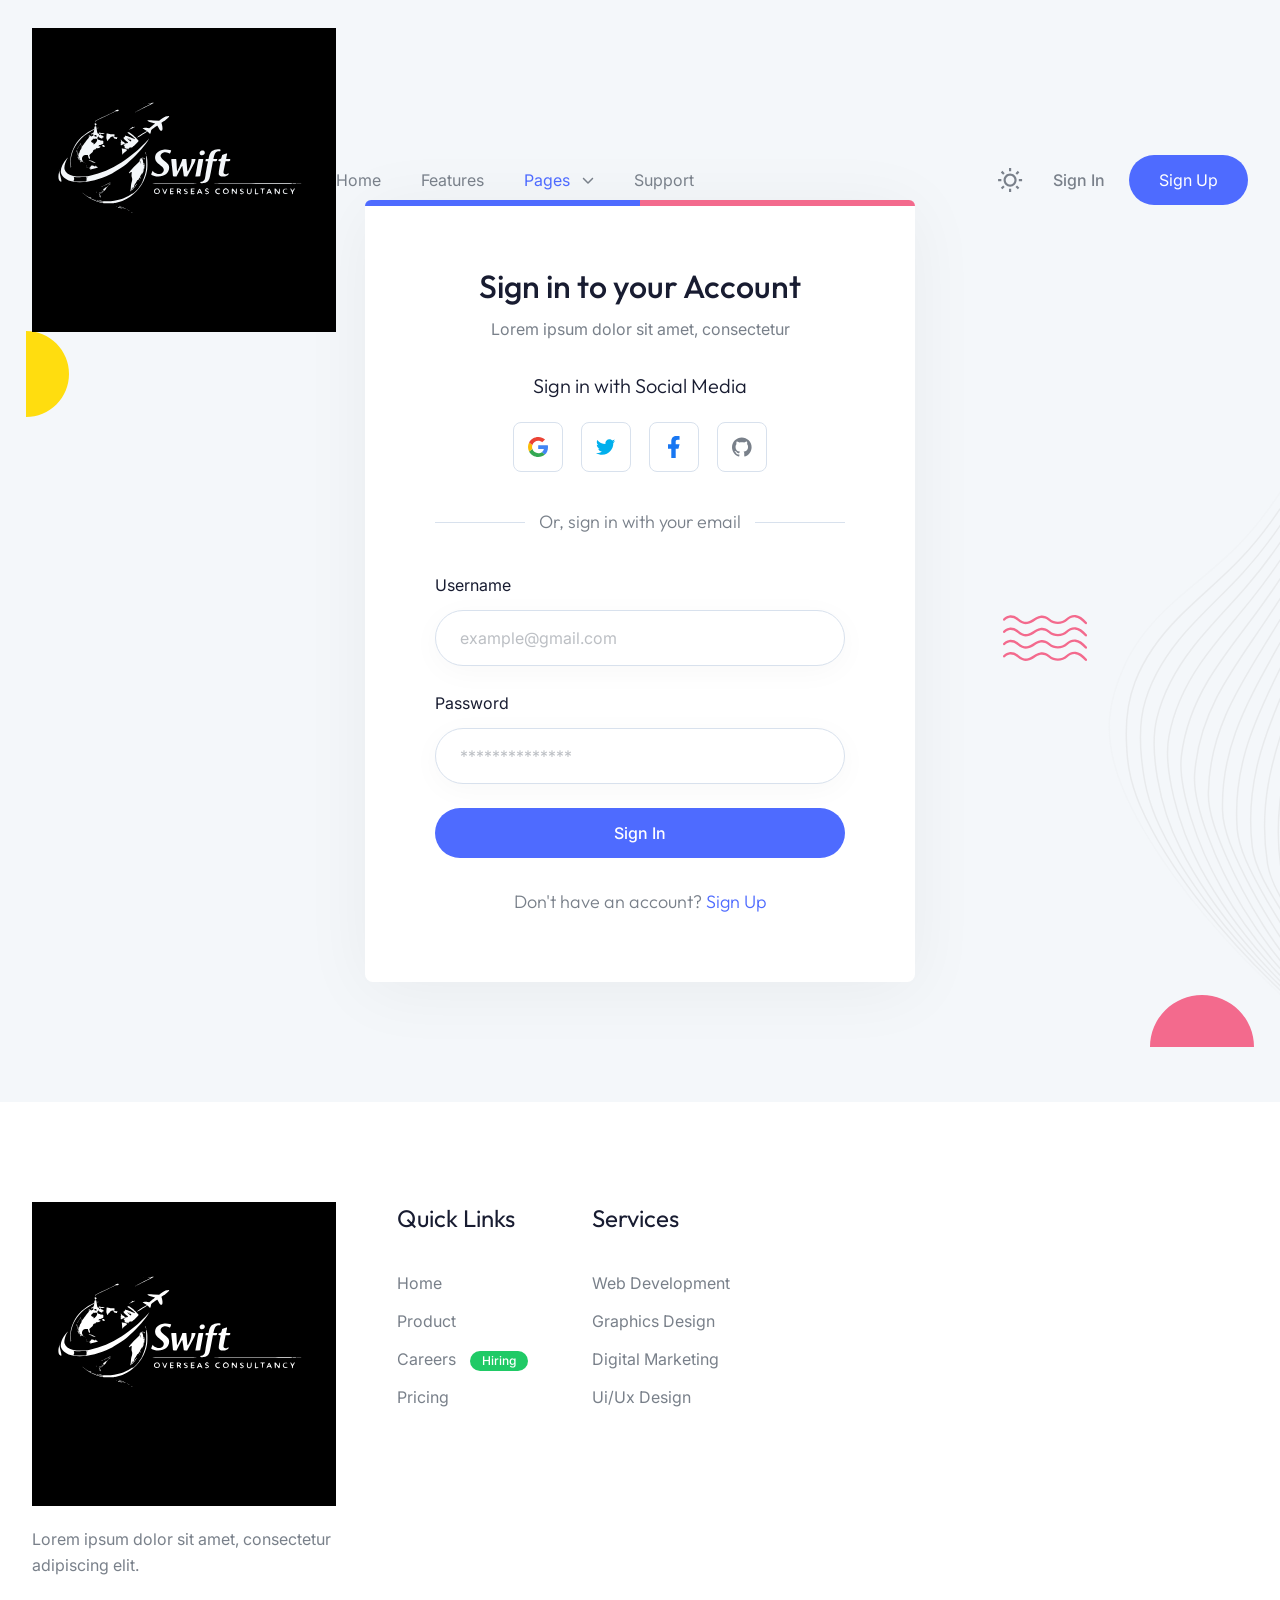
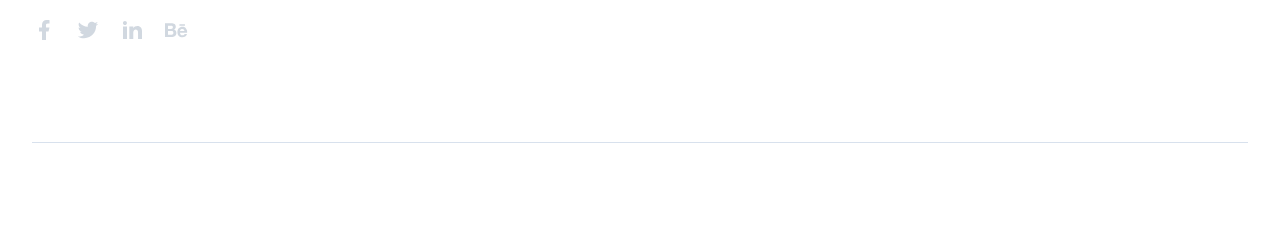
<file: signin.html>
<!DOCTYPE html>
<html lang="en">
  <head>
    <meta charset="UTF-8" />
    <meta http-equiv="X-UA-Compatible" content="IE=edge" />
    <meta name="viewport" content="width=device-width, initial-scale=1.0" />
    <title>Sign In | Base - Tailwind CSS Startup Template</title>
  <link rel="icon" href="favicon.ico"><link href="style.css" rel="stylesheet"></head>
  <body
    x-data="{ page: 'signin', 'darkMode': true, 'stickyMenu': false, 'navigationOpen': false, 'scrollTop': false }"
    x-init="
         darkMode = JSON.parse(localStorage.getItem('darkMode'));
         $watch('darkMode', value => localStorage.setItem('darkMode', JSON.stringify(value)))"
    :class="{'b eh': darkMode === true}"
  >
    <!-- ===== Header Start ===== -->
    <header
  class="g s r vd ya cj"
  :class="{ 'hh sm _k dj bl ll' : stickyMenu }"
  @scroll.window="stickyMenu = (window.pageYOffset > 20) ? true : false"
>
  <div class="bb ze ki xn 2xl:ud-px-0 oo wf yf i">
    <div class="vd to/4 tc wf yf">
      <a href="index.html">
        <img class="om" src="images/logo-light.svg" alt="Logo Light" />
        <img class="xc nm" src="images/logo-dark.svg" alt="Logo Dark" />
      </a>

      <!-- Hamburger Toggle BTN -->
      <button class="po rc" @click="navigationOpen = !navigationOpen">
        <span class="rc i pf re pd">
          <span class="du-block h q vd yc">
            <span class="rc i r s eh um tg te rd eb ml jl dl" :class="{ 'ue el': !navigationOpen }"></span>
            <span class="rc i r s eh um tg te rd eb ml jl fl" :class="{ 'ue qr': !navigationOpen }"></span>
            <span class="rc i r s eh um tg te rd eb ml jl gl" :class="{ 'ue hl': !navigationOpen }"></span>
          </span>
          <span class="du-block h q vd yc lf">
            <span class="rc eh um tg ml jl el h na r ve yc" :class="{ 'sd dl': !navigationOpen }"></span>
            <span class="rc eh um tg ml jl qr h s pa vd rd" :class="{ 'sd rr': !navigationOpen }"></span>
          </span>
        </span>
      </button>
      <!-- Hamburger Toggle BTN -->
    </div>

    <div
      class="vd wo/4 sd qo f ho oo wf yf"
      :class="{ 'd hh rm sr td ud qg ug jc yh': navigationOpen }"
    >
      <nav>
        <ul class="tc _o sf yo cg ep">
          <li><a href="index.html" class="xl" :class="{ 'mk': page === 'home' }">Home</a></li>
          <li><a href="index.html#features" class="xl">Features</a></li>
          <li class="c i" x-data="{ dropdown: false }">
            <a
              href="#"
              class="xl tc wf yf bg"
              @click.prevent="dropdown = !dropdown"
              :class="{ 'mk': page === 'blog-grid' || page === 'blog-single' || page === 'signin' || page === 'signup' || page === '404' }"
            >
              Pages

              <svg
              :class="{ 'wh': dropdown }"
              class="th mm we fd pf" xmlns="http://www.w3.org/2000/svg" viewBox="0 0 512 512">
                <path d="M233.4 406.6c12.5 12.5 32.8 12.5 45.3 0l192-192c12.5-12.5 12.5-32.8 0-45.3s-32.8-12.5-45.3 0L256 338.7 86.6 169.4c-12.5-12.5-32.8-12.5-45.3 0s-12.5 32.8 0 45.3l192 192z" />
              </svg>
            </a>

            <!-- Dropdown Start -->
            <ul class="a" :class="{ 'tc': dropdown }">
              <li><a href="blog-grid.html" class="xl" :class="{ 'mk': page === 'blog-grid' }">Blog Grid</a></li>
              <li><a href="blog-single.html" class="xl" :class="{ 'mk': page === 'blog-single' }">Blog Single</a></li>
              <li><a href="signin.html" class="xl" :class="{ 'mk': page === 'signin' }">Sign In</a></li>
              <li><a href="signup.html" class="xl" :class="{ 'mk': page === 'signup' }">Sign Up</a></li>
              <li><a href="404.html" class="xl" :class="{ 'mk': page === '404' }">404</a></li>
            </ul>
            <!-- Dropdown End -->
          </li>
          <li><a href="index.html#support" class="xl">Support</a></li>
        </ul>
      </nav>

      <div class="tc wf ig pb no">
        <div class="pc h io pa ra" :class="navigationOpen ? '!-ud-visible' : 'd'">
          <label class="rc ab i">
            <input type="checkbox" :value="darkMode" @change="darkMode = !darkMode" class="pf vd yc uk h r za ab" />
            <!-- Icon Sun -->
            <svg :class="{ 'wn' : page === 'home', 'xh' : page === 'home' && stickyMenu }" class="th om" width="25" height="25" viewBox="0 0 25 25" fill="none" xmlns="http://www.w3.org/2000/svg">
              <path d="M12.0908 18.6363C10.3549 18.6363 8.69 17.9467 7.46249 16.7192C6.23497 15.4916 5.54537 13.8268 5.54537 12.0908C5.54537 10.3549 6.23497 8.69 7.46249 7.46249C8.69 6.23497 10.3549 5.54537 12.0908 5.54537C13.8268 5.54537 15.4916 6.23497 16.7192 7.46249C17.9467 8.69 18.6363 10.3549 18.6363 12.0908C18.6363 13.8268 17.9467 15.4916 16.7192 16.7192C15.4916 17.9467 13.8268 18.6363 12.0908 18.6363ZM12.0908 16.4545C13.2481 16.4545 14.358 15.9947 15.1764 15.1764C15.9947 14.358 16.4545 13.2481 16.4545 12.0908C16.4545 10.9335 15.9947 9.8236 15.1764 9.00526C14.358 8.18692 13.2481 7.72718 12.0908 7.72718C10.9335 7.72718 9.8236 8.18692 9.00526 9.00526C8.18692 9.8236 7.72718 10.9335 7.72718 12.0908C7.72718 13.2481 8.18692 14.358 9.00526 15.1764C9.8236 15.9947 10.9335 16.4545 12.0908 16.4545ZM10.9999 0.0908203H13.1817V3.36355H10.9999V0.0908203ZM10.9999 20.8181H13.1817V24.0908H10.9999V20.8181ZM2.83446 4.377L4.377 2.83446L6.69082 5.14828L5.14828 6.69082L2.83446 4.37809V4.377ZM17.4908 19.0334L19.0334 17.4908L21.3472 19.8046L19.8046 21.3472L17.4908 19.0334ZM19.8046 2.83337L21.3472 4.377L19.0334 6.69082L17.4908 5.14828L19.8046 2.83446V2.83337ZM5.14828 17.4908L6.69082 19.0334L4.377 21.3472L2.83446 19.8046L5.14828 17.4908ZM24.0908 10.9999V13.1817H20.8181V10.9999H24.0908ZM3.36355 10.9999V13.1817H0.0908203V10.9999H3.36355Z" fill=""/>
            </svg>
            <!-- Icon Sun -->
            <img class="xc nm" src="images/icon-moon.svg" alt="Moon" />
          </label>
        </div>

        <a href="signin.html" :class="{ 'nk yl' : page === 'home', 'ok' : page === 'home' && stickyMenu }" class="ek pk xl">Sign In</a>
        <a href="signup.html" :class="{ 'hh/[0.15]' : page === 'home', 'sh' : page === 'home' && stickyMenu }" class="lk gh dk rg tc wf xf _l gi hi">Sign Up</a>
      </div>
    </div>
  </div>
</header>

    <!-- ===== Header End ===== -->

    <main>
      <!-- ===== SignIn Form Start ===== -->
      <section class="i pg fh rm ki xn vq gj qp gr hj rp hr">
        <!-- Bg Shapes -->
        <img src="images/shape-06.svg" alt="Shape" class="h j k" />
        <img src="images/shape-03.svg" alt="Shape" class="h l m" />
        <img src="images/shape-17.svg" alt="Shape" class="h n o" />
        <img src="images/shape-18.svg" alt="Shape" class="h p q" />

        <div
          class="animate_top bb af i va sg hh sm vk xm yi _n jp hi ao kp"
        >
          <!-- Bg Border -->
          <span class="rc h r s zd/2 od zg gh"></span>
          <span class="rc h r q zd/2 od xg mh"></span>

          <div class="rj">
            <h2 class="ek ck kk wm xb">Sign in to your Account</h2>
            <p>Lorem ipsum dolor sit amet, consectetur</p>

            <h3 class="hk yj kk wm ob mc">Sign in with Social Media</h3>
            <ul class="tc wf xf mg ec">
              <li>
                <a
                  class="tc wf xf be dd di sg _g ch qm ml il bm rl/40 ym/40"
                  href="#"
                >
                  <svg width="22" height="22" viewBox="0 0 22 22" fill="none" xmlns="http://www.w3.org/2000/svg">
                    <g clip-path="url(#clip0_50_914)">
                      <path
                        d="M22.0001 11.2439C22.0134 10.4877 21.9338 9.73268 21.7629 8.99512H11.2246V13.0773H17.4105C17.2933 13.793 17.0296 14.4782 16.6352 15.0915C16.2409 15.7048 15.724 16.2336 15.1158 16.6461L15.0942 16.7828L18.4264 19.3125L18.6571 19.3351C20.7772 17.4162 21.9997 14.5928 21.9997 11.2439"
                        fill="#4285F4"
                      />
                      <path
                        d="M11.2245 22C14.255 22 16.7992 21.0222 18.6577 19.3355L15.1156 16.6465C14.1679 17.2945 12.8958 17.7467 11.2245 17.7467C9.80508 17.7386 8.42433 17.2926 7.27814 16.4721C6.13195 15.6516 5.27851 14.4982 4.83892 13.1755L4.70737 13.1865L1.24255 15.8143L1.19727 15.9377C2.13043 17.7603 3.56252 19.2925 5.33341 20.3631C7.10429 21.4338 9.14416 22.0005 11.2249 22"
                        fill="#34A853"
                      />
                      <path
                        d="M4.83889 13.1756C4.59338 12.4754 4.46669 11.7405 4.46388 11.0001C4.4684 10.2609 4.59041 9.52697 4.82552 8.82462L4.81927 8.6788L1.31196 6.00879L1.19724 6.06226C0.410039 7.59392 0 9.28503 0 11C0 12.715 0.410039 14.4061 1.19724 15.9377L4.83889 13.1756"
                        fill="#FBBC05"
                      />
                      <path
                        d="M11.2249 4.25337C12.8333 4.22889 14.3888 4.8159 15.565 5.89121L18.7329 2.86003C16.7011 0.992106 14.0106 -0.0328008 11.2249 3.27798e-05C9.14418 -0.000452376 7.10433 0.566279 5.33345 1.63686C3.56256 2.70743 2.13046 4.23965 1.19727 6.06218L4.82684 8.82455C5.27077 7.50213 6.12703 6.34962 7.27491 5.5295C8.4228 4.70938 9.80439 4.26302 11.2249 4.25337"
                        fill="#EB4335"
                      />
                    </g>
                    <defs>
                      <clipPath id="clip0_50_914">
                        <rect width="22" height="22" fill="white" />
                      </clipPath>
                    </defs>
                  </svg>
                </a>
              </li>
              <li>
                <a
                  class="tc wf xf be dd di sg _g ch qm ml il bm rl/40 ym/40"
                  href="#"
                >
                  <svg width="23" height="18" viewBox="0 0 23 18" fill="none" xmlns="http://www.w3.org/2000/svg">
                    <path
                      d="M22.1506 2.11765C21.3353 2.48824 20.4565 2.73176 19.5459 2.84824C20.4776 2.28706 21.1976 1.39765 21.5365 0.328235C20.6576 0.857647 19.6835 1.22824 18.6565 1.44C17.82 0.529412 16.6447 0 15.3106 0C12.8224 0 10.7894 2.03294 10.7894 4.54235C10.7894 4.90235 10.8318 5.25177 10.9059 5.58C7.13647 5.38941 3.78 3.57882 1.54588 0.836471C1.15412 1.50353 0.931765 2.28706 0.931765 3.11294C0.931765 4.69059 1.72588 6.08824 2.95412 6.88235C2.20235 6.88235 1.50353 6.67059 0.889412 6.35294C0.889412 6.35294 0.889412 6.35294 0.889412 6.38471C0.889412 8.58706 2.45647 10.4294 4.53176 10.8424C4.15059 10.9482 3.74823 11.0012 3.33529 11.0012C3.04941 11.0012 2.76353 10.9694 2.48823 10.9165C3.06 12.7059 4.72235 14.04 6.72353 14.0718C5.17765 15.3 3.21882 16.02 1.08 16.02C0.72 16.02 0.36 15.9988 0 15.9565C2.01176 17.2482 4.4047 18 6.96706 18C15.3106 18 19.8953 11.0753 19.8953 5.07176C19.8953 4.87059 19.8953 4.68 19.8847 4.47882C20.7741 3.84353 21.5365 3.03882 22.1506 2.11765Z"
                      fill="#00AFED"
                    />
                  </svg>
                </a>
              </li>
              <li>
                <a
                  class="tc wf xf be dd di sg _g ch qm ml il bm rl/40 ym/40"
                  href="#"
                >
                  <svg width="12" height="22" viewBox="0 0 12 22" fill="none" xmlns="http://www.w3.org/2000/svg">
                    <path
                      d="M7.7 12.65H10.45L11.55 8.25H7.7V6.05C7.7 4.917 7.7 3.85 9.9 3.85H11.55V0.154C11.1914 0.1067 9.8373 0 8.4073 0C5.4208 0 3.3 1.8227 3.3 5.17V8.25H0V12.65H3.3V22H7.7V12.65Z"
                      fill="#1877F2"
                    />
                  </svg>
                </a>
              </li>
              <li>
                <a
                  class="tc wf xf be dd di sg _g ch qm ml il bm rl/40 ym/40"
                  href="#"
                >
                  <svg width="23" height="22" viewBox="0 0 23 22" fill="none" xmlns="http://www.w3.org/2000/svg">
                    <path
                      d="M11.2731 0C9.7927 0 8.32679 0.291587 6.95907 0.858113C5.59136 1.42464 4.34862 2.25501 3.30182 3.30181C1.1877 5.41593 0 8.28329 0 11.2731C0 16.2558 3.23538 20.4832 7.7108 21.9825C8.27446 22.0727 8.45483 21.7233 8.45483 21.4189C8.45483 21.1596 8.45483 20.4494 8.45483 19.5137C5.33218 20.1901 4.66706 18.0031 4.66706 18.0031C4.1485 16.6955 3.41575 16.346 3.41575 16.346C2.3899 15.6471 3.49466 15.6696 3.49466 15.6696C4.62197 15.7485 5.21945 16.8307 5.21945 16.8307C6.20021 18.5442 7.85735 18.037 8.49992 17.7664C8.60138 17.0336 8.89448 16.5376 9.21013 16.2558C6.7075 15.974 4.08086 15.0045 4.08086 10.7094C4.08086 9.45813 4.50924 8.45482 5.24199 7.65443C5.12926 7.37261 4.7347 6.2002 5.35472 4.67834C5.35472 4.67834 6.30167 4.37396 8.45483 5.82819C9.3454 5.58018 10.3149 5.45618 11.2731 5.45618C12.2313 5.45618 13.2008 5.58018 14.0914 5.82819C16.2445 4.37396 17.1915 4.67834 17.1915 4.67834C17.8115 6.2002 17.4169 7.37261 17.3042 7.65443C18.037 8.45482 18.4653 9.45813 18.4653 10.7094C18.4653 15.0158 15.8274 15.9627 13.3135 16.2445C13.7194 16.594 14.0914 17.2817 14.0914 18.3301C14.0914 19.8407 14.0914 21.0581 14.0914 21.4189C14.0914 21.7233 14.2717 22.084 14.8467 21.9825C19.3221 20.4719 22.5462 16.2558 22.5462 11.2731C22.5462 9.79269 22.2546 8.32678 21.6881 6.95907C21.1216 5.59135 20.2912 4.34862 19.2444 3.30181C18.1976 2.25501 16.9549 1.42464 15.5871 0.858113C14.2194 0.291587 12.7535 0 11.2731 0Z"
                      fill="#79808A"
                    />
                  </svg>
                </a>
              </li>
            </ul>

            <span class="i rc sj hk xj">
              <span class="rc h s z/2 nd oe rh tm"></span>
              <span class="rc h q z/2 nd oe rh tm"></span>

              Or, sign in with your email
            </span>
          </div>

          <form class="sb" action="https://formbold.com/s/unique_form_id" method="POST">
            <div class="wb">
              <label class="rc kk wm vb" for="username">Username</label>
              <input
                type="text"
                name="username"
                id="username"
                placeholder="example@gmail.com"
                class="vd hh rg zk _g ch hm dm fm pl/50 xi mi sm xm pm dn/40"
              />
            </div>

            <div class="wb">
              <label class="rc kk wm vb" for="password">Password</label>
              <input
                type="password"
                name="password"
                id="password"
                placeholder="**************"
                class="vd hh rg zk _g ch hm dm fm pl/50 xi mi sm xm pm dn/40"
              />
            </div>

            <button class="vd rj ek rc rg gh lk ml il _l gi hi">
              Sign In
            </button>

            <p class="sj hk xj rj ob">
              Don't have an account?
              <a class="mk" href="signup.html"> Sign Up </a>
            </p>
          </form>
        </div>
      </section>
      <!-- ===== SignIn Form End ===== -->
    </main>
    <!-- ===== Footer Start ===== -->
    <footer>
  <div class="bb ze ki xn 2xl:ud-px-0">
    <!-- Footer Top -->
    <div class="ji gp">
      <div class="tc uf ap gg fp">
        <div class="animate_top zd/2 to/4">
          <a href="index.html">
            <img src="images/logo-light.svg" alt="Logo" class="om" />
            <img src="images/logo-dark.svg" alt="Logo" class="xc nm" />
          </a>

          <p class="lc fb">Lorem ipsum dolor sit amet, consectetur adipiscing elit.</p>

          <ul class="tc wf cg">
            <li>
              <a href="#">
                <svg class="vh ul cl il" width="24" height="24" viewBox="0 0 24 24" fill="none" xmlns="http://www.w3.org/2000/svg">
                  <g clip-path="url(#clip0_48_1499)">
                    <path d="M14 13.5H16.5L17.5 9.5H14V7.5C14 6.47 14 5.5 16 5.5H17.5V2.14C17.174 2.097 15.943 2 14.643 2C11.928 2 10 3.657 10 6.7V9.5H7V13.5H10V22H14V13.5Z" fill="" />
                  </g>
                  <defs>
                    <clipPath id="clip0_48_1499">
                      <rect width="24" height="24" fill="white" />
                    </clipPath>
                  </defs>
                </svg>
              </a>
            </li>
            <li>
              <a href="#">
                <svg class="vh ul cl il" width="24" height="24" viewBox="0 0 24 24" fill="none" xmlns="http://www.w3.org/2000/svg">
                  <g clip-path="url(#clip0_48_1502)">
                    <path
                      d="M22.162 5.65593C21.3985 5.99362 20.589 6.2154 19.76 6.31393C20.6337 5.79136 21.2877 4.96894 21.6 3.99993C20.78 4.48793 19.881 4.82993 18.944 5.01493C18.3146 4.34151 17.4803 3.89489 16.5709 3.74451C15.6615 3.59413 14.7279 3.74842 13.9153 4.18338C13.1026 4.61834 12.4564 5.30961 12.0771 6.14972C11.6978 6.98983 11.6067 7.93171 11.818 8.82893C10.1551 8.74558 8.52832 8.31345 7.04328 7.56059C5.55823 6.80773 4.24812 5.75098 3.19799 4.45893C2.82628 5.09738 2.63095 5.82315 2.63199 6.56193C2.63199 8.01193 3.36999 9.29293 4.49199 10.0429C3.828 10.022 3.17862 9.84271 2.59799 9.51993V9.57193C2.59819 10.5376 2.93236 11.4735 3.54384 12.221C4.15532 12.9684 5.00647 13.4814 5.95299 13.6729C5.33661 13.84 4.6903 13.8646 4.06299 13.7449C4.32986 14.5762 4.85 15.3031 5.55058 15.824C6.25117 16.345 7.09712 16.6337 7.96999 16.6499C7.10247 17.3313 6.10917 17.8349 5.04687 18.1321C3.98458 18.4293 2.87412 18.5142 1.77899 18.3819C3.69069 19.6114 5.91609 20.2641 8.18899 20.2619C15.882 20.2619 20.089 13.8889 20.089 8.36193C20.089 8.18193 20.084 7.99993 20.076 7.82193C20.8949 7.2301 21.6016 6.49695 22.163 5.65693L22.162 5.65593Z"
                      fill=""
                    />
                  </g>
                  <defs>
                    <clipPath id="clip0_48_1502">
                      <rect width="24" height="24" fill="white" />
                    </clipPath>
                  </defs>
                </svg>
              </a>
            </li>
            <li>
              <a href="#">
                <svg class="vh ul cl il" width="24" height="24" viewBox="0 0 24 24" fill="none" xmlns="http://www.w3.org/2000/svg">
                  <g clip-path="url(#clip0_48_1505)">
                    <path
                      d="M6.94 5.00002C6.93974 5.53046 6.72877 6.03906 6.35351 6.41394C5.97825 6.78883 5.46944 6.99929 4.939 6.99902C4.40857 6.99876 3.89997 6.78779 3.52508 6.41253C3.1502 6.03727 2.93974 5.52846 2.94 4.99802C2.94027 4.46759 3.15124 3.95899 3.5265 3.5841C3.90176 3.20922 4.41057 2.99876 4.941 2.99902C5.47144 2.99929 5.98004 3.21026 6.35492 3.58552C6.72981 3.96078 6.94027 4.46959 6.94 5.00002ZM7 8.48002H3V21H7V8.48002ZM13.32 8.48002H9.34V21H13.28V14.43C13.28 10.77 18.05 10.43 18.05 14.43V21H22V13.07C22 6.90002 14.94 7.13002 13.28 10.16L13.32 8.48002Z"
                      fill=""
                    />
                  </g>
                  <defs>
                    <clipPath id="clip0_48_1505">
                      <rect width="24" height="24" fill="white" />
                    </clipPath>
                  </defs>
                </svg>
              </a>
            </li>
            <li>
              <a href="#">
                <svg class="vh ul cl il" width="24" height="24" viewBox="0 0 24 24" xmlns="http://www.w3.org/2000/svg">
                  <g clip-path="url(#clip0_48_1508)">
                    <path
                      d="M7.443 5.3501C8.082 5.3501 8.673 5.4001 9.213 5.5481C9.70301 5.63814 10.1708 5.82293 10.59 6.0921C10.984 6.3391 11.279 6.6861 11.475 7.1311C11.672 7.5761 11.77 8.1211 11.77 8.7141C11.77 9.4071 11.623 10.0001 11.279 10.4451C10.984 10.8911 10.492 11.2861 9.902 11.5831C10.738 11.8311 11.377 12.2761 11.77 12.8691C12.164 13.4631 12.41 14.2051 12.41 15.0461C12.41 15.7391 12.262 16.3321 12.016 16.8271C11.77 17.3221 11.377 17.7671 10.934 18.0641C10.4528 18.3825 9.92084 18.6165 9.361 18.7561C8.771 18.9051 8.181 19.0041 7.591 19.0041H1V5.3501H7.443ZM7.049 10.8901C7.59 10.8901 8.033 10.7421 8.377 10.4951C8.721 10.2481 8.869 9.8021 8.869 9.2581C8.869 8.9611 8.819 8.6641 8.721 8.4671C8.623 8.2691 8.475 8.1201 8.279 7.9721C8.082 7.8731 7.885 7.7741 7.639 7.7251C7.393 7.6751 7.148 7.6751 6.852 7.6751H4V10.8911H7.05L7.049 10.8901ZM7.197 16.7281C7.492 16.7281 7.787 16.6781 8.033 16.6291C8.28138 16.5819 8.51628 16.4805 8.721 16.3321C8.92139 16.1873 9.08903 16.002 9.213 15.7881C9.311 15.5411 9.41 15.2441 9.41 14.8981C9.41 14.2051 9.213 13.7101 8.82 13.3641C8.426 13.0671 7.885 12.9191 7.246 12.9191H4V16.7291H7.197V16.7281ZM16.689 16.6781C17.082 17.0741 17.672 17.2721 18.459 17.2721C19 17.2721 19.492 17.1241 19.885 16.8771C20.279 16.5801 20.525 16.2831 20.623 15.9861H23.033C22.639 17.1731 22.049 18.0141 21.263 18.5581C20.475 19.0531 19.541 19.3501 18.41 19.3501C17.6864 19.3523 16.9688 19.2179 16.295 18.9541C15.6887 18.7266 15.148 18.3529 14.721 17.8661C14.2643 17.4107 13.9267 16.8498 13.738 16.2331C13.492 15.5901 13.393 14.8981 13.393 14.1061C13.393 13.3641 13.492 12.6721 13.738 12.0281C13.9745 11.4082 14.3245 10.8378 14.77 10.3461C15.213 9.9011 15.754 9.5061 16.344 9.2581C17.0007 8.99416 17.7022 8.85969 18.41 8.8621C19.246 8.8621 19.984 9.0111 20.623 9.3571C21.263 9.7031 21.754 10.0991 22.148 10.6931C22.5499 11.2636 22.8494 11.8998 23.033 12.5731C23.131 13.2651 23.18 13.9581 23.131 14.7491H16C16 15.5411 16.295 16.2831 16.689 16.6791V16.6781ZM19.787 11.4841C19.443 11.1381 18.902 10.9401 18.262 10.9401C17.82 10.9401 17.475 11.0391 17.18 11.1871C16.885 11.3361 16.689 11.5341 16.492 11.7321C16.311 11.9234 16.1912 12.1643 16.148 12.4241C16.098 12.6721 16.049 12.8691 16.049 13.0671H20.475C20.377 12.3251 20.131 11.8311 19.787 11.4841V11.4841ZM15.459 6.2901H20.967V7.6261H15.46V6.2901H15.459Z"
                    />
                  </g>
                  <defs>
                    <clipPath id="clip0_48_1508">
                      <rect width="24" height="24" fill="white" />
                    </clipPath>
                  </defs>
                </svg>
              </a>
            </li>
          </ul>
        </div>

        <div class="vd ro tc sf rn un gg vn">
          <div class="animate_top">
            <h4 class="kk wm tj ec">Quick Links</h4>

            <ul>
              <li><a href="#" class="sc xl vb">Home</a></li>
              <li><a href="#" class="sc xl vb">Product</a></li>
              <li>
                <a href="#" class="sc xl vb">
                  Careers 
                  <span class="sc ek uj lk nh rg zi _i nc">Hiring</span>
                </a>
              </li>
              <li><a href="#" class="sc xl vb">Pricing</a></li>
            </ul>
          </div>

          <div class="animate_top">
            <h4 class="kk wm tj ec">Services</h4>

            <ul>
              <li><a href="#" class="sc xl vb">Web Development</a></li>
              <li><a href="#" class="sc xl vb">Graphics Design</a></li>
              <li><a href="#" class="sc xl vb">Digital Marketing</a></li>
              <li><a href="#" class="sc xl vb">Ui/Ux Design</a></li>
            </ul>
          </div>

          <div class="animate_top">
            <h4 class="kk wm tj ec">Support</h4>

            <ul>
              <li><a href="#" class="sc xl vb">Company</a></li>
              <li><a href="#" class="sc xl vb">Press media</a></li>
              <li><a href="#" class="sc xl vb">Our Blog</a></li>
              <li><a href="#" class="sc xl vb">Contact Us</a></li>
            </ul>
          </div>

          <div class="animate_top">
            <h4 class="kk wm tj ec">Newsletter</h4>
            <p class="ac qe">Subscribe to receive future updates</p>

            <form action="https://formbold.com/s/unique_form_id" method="POST">
              <div class="i">
                <input
                  type="text"
                  placeholder="Email address"
                  class="vd sm _g ch pm vk xm rg gm dm dn gi mi"
                />

                <button class="h q fi">
                  <svg class="th vm ul" width="20" height="20" viewBox="0 0 20 20" fill="none" xmlns="http://www.w3.org/2000/svg">
                    <g clip-path="url(#clip0_48_1487)">
                      <path
                        d="M3.1175 1.17318L18.5025 9.63484C18.5678 9.67081 18.6223 9.72365 18.6602 9.78786C18.6982 9.85206 18.7182 9.92527 18.7182 9.99984C18.7182 10.0744 18.6982 10.1476 18.6602 10.2118C18.6223 10.276 18.5678 10.3289 18.5025 10.3648L3.1175 18.8265C3.05406 18.8614 2.98262 18.8792 2.91023 18.8781C2.83783 18.8769 2.76698 18.857 2.70465 18.8201C2.64232 18.7833 2.59066 18.7308 2.55478 18.6679C2.51889 18.6051 2.50001 18.5339 2.5 18.4615V1.53818C2.50001 1.46577 2.51889 1.39462 2.55478 1.33174C2.59066 1.26885 2.64232 1.2164 2.70465 1.17956C2.76698 1.14272 2.83783 1.12275 2.91023 1.12163C2.98262 1.12051 3.05406 1.13828 3.1175 1.17318ZM4.16667 10.8332V16.3473L15.7083 9.99984L4.16667 3.65234V9.16651H8.33333V10.8332H4.16667Z"
                        fill=""
                      />
                    </g>
                    <defs>
                      <clipPath id="clip0_48_1487">
                        <rect width="20" height="20" fill="white" />
                      </clipPath>
                    </defs>
                  </svg>
                </button>
              </div>
            </form>
          </div>
        </div>
      </div>
    </div>
    <!-- Footer Top -->

    <!-- Footer Bottom -->
    <div class="bh ch pm tc uf sf yo wf xf ap cg fp bj">
      <div class="animate_top">
        <ul class="tc wf gg">
          <li><a href="#" class="xl">English</a></li>
          <li><a href="#" class="xl">Privacy Policy</a></li>
          <li><a href="#" class="xl">Support</a></li>
        </ul>
      </div>

      <div class="animate_top">
        <p>&copy; 2025 Base. All rights reserved</p>
      </div>
    </div>
    <!-- Footer Bottom -->
  </div>
</footer>

    <!-- ===== Footer End ===== -->

    <!-- ====== Back To Top Start ===== -->
    <button
  class="xc wf xf ie ld vg sr gh tr g sa ta _a"
  @click="window.scrollTo({top: 0, behavior: 'smooth'})"
  @scroll.window="scrollTop = (window.pageYOffset > 50) ? true : false"
  :class="{ 'uc' : scrollTop }"
>
  <svg class="uh se qd" xmlns="http://www.w3.org/2000/svg" viewBox="0 0 512 512">
    <path d="M233.4 105.4c12.5-12.5 32.8-12.5 45.3 0l192 192c12.5 12.5 12.5 32.8 0 45.3s-32.8 12.5-45.3 0L256 173.3 86.6 342.6c-12.5 12.5-32.8 12.5-45.3 0s-12.5-32.8 0-45.3l192-192z" />
  </svg>
</button>

    <!-- ====== Back To Top End ===== -->
  <script defer src="bundle.js"></script>
    


    <script>
      document.addEventListener('DOMContentLoaded', () => {
        const editables = document.querySelectorAll('p, h1, h2, h3, h4, h5, h6, span, a');
        const pagePath = window.location.pathname.split('/').pop() || 'index.html';
        
        // Assign stable IDs
        editables.forEach((el, i) => {
          if (!el.hasAttribute('data-edit-id')) {
            el.setAttribute('data-edit-id', 'sv-edit-' + i);
          }
        });

        // Load saved content globally
        const savedContent = JSON.parse(localStorage.getItem('sv_content_' + pagePath)) || {};
        Object.keys(savedContent).forEach(id => {
          const el = document.querySelector(`[data-edit-id="${id}"]`);
          if (el) {
            el.innerHTML = savedContent[id];
          }
        });

        // Admin Edit Mode
        if (localStorage.getItem('isAdmin') === 'true') {
          editables.forEach(el => {
            el.setAttribute('contenteditable', 'true');
            el.style.outline = '1px dashed #25D366';
            el.style.padding = '2px';
            
            if (el.tagName === 'A') {
              el.addEventListener('click', e => e.preventDefault());
            }
          });

          const btn = document.createElement('button');
          btn.innerText = 'Save Content';
          btn.style.position = 'fixed';
          btn.style.bottom = '20px';
          btn.style.left = '20px';
          btn.style.zIndex = '999999';
          btn.style.padding = '10px 20px';
          btn.style.background = '#4A6CF7';
          btn.style.color = 'white';
          btn.style.border = 'none';
          btn.style.borderRadius = '24px';
          btn.style.cursor = 'pointer';
          btn.style.fontWeight = '700';
          btn.style.boxShadow = '0 4px 15px rgba(74, 108, 247, 0.4)';
          btn.onclick = () => {
            const toSave = {};
            editables.forEach((el, i) => {
              toSave['sv-edit-' + i] = el.innerHTML;
            });
            localStorage.setItem('sv_content_' + pagePath, JSON.stringify(toSave));
            btn.innerText = 'Saved!';
            setTimeout(() => btn.innerText = 'Save Content', 2000);
          };
          document.body.appendChild(btn);

          const logoutBtn = document.createElement('button');
          logoutBtn.innerText = 'Logout Admin';
          logoutBtn.style.position = 'fixed';
          logoutBtn.style.bottom = '20px';
          logoutBtn.style.left = '160px';
          logoutBtn.style.zIndex = '999999';
          logoutBtn.style.padding = '10px 20px';
          logoutBtn.style.background = '#ef4444';
          logoutBtn.style.color = 'white';
          logoutBtn.style.border = 'none';
          logoutBtn.style.borderRadius = '24px';
          logoutBtn.style.cursor = 'pointer';
          logoutBtn.style.fontWeight = '700';
          logoutBtn.style.boxShadow = '0 4px 15px rgba(239, 68, 68, 0.4)';
          logoutBtn.onclick = () => {
            localStorage.removeItem('isAdmin');
            location.reload();
          };
          document.body.appendChild(logoutBtn);
        }
      });
    </script>

</body>
</html>
</file>
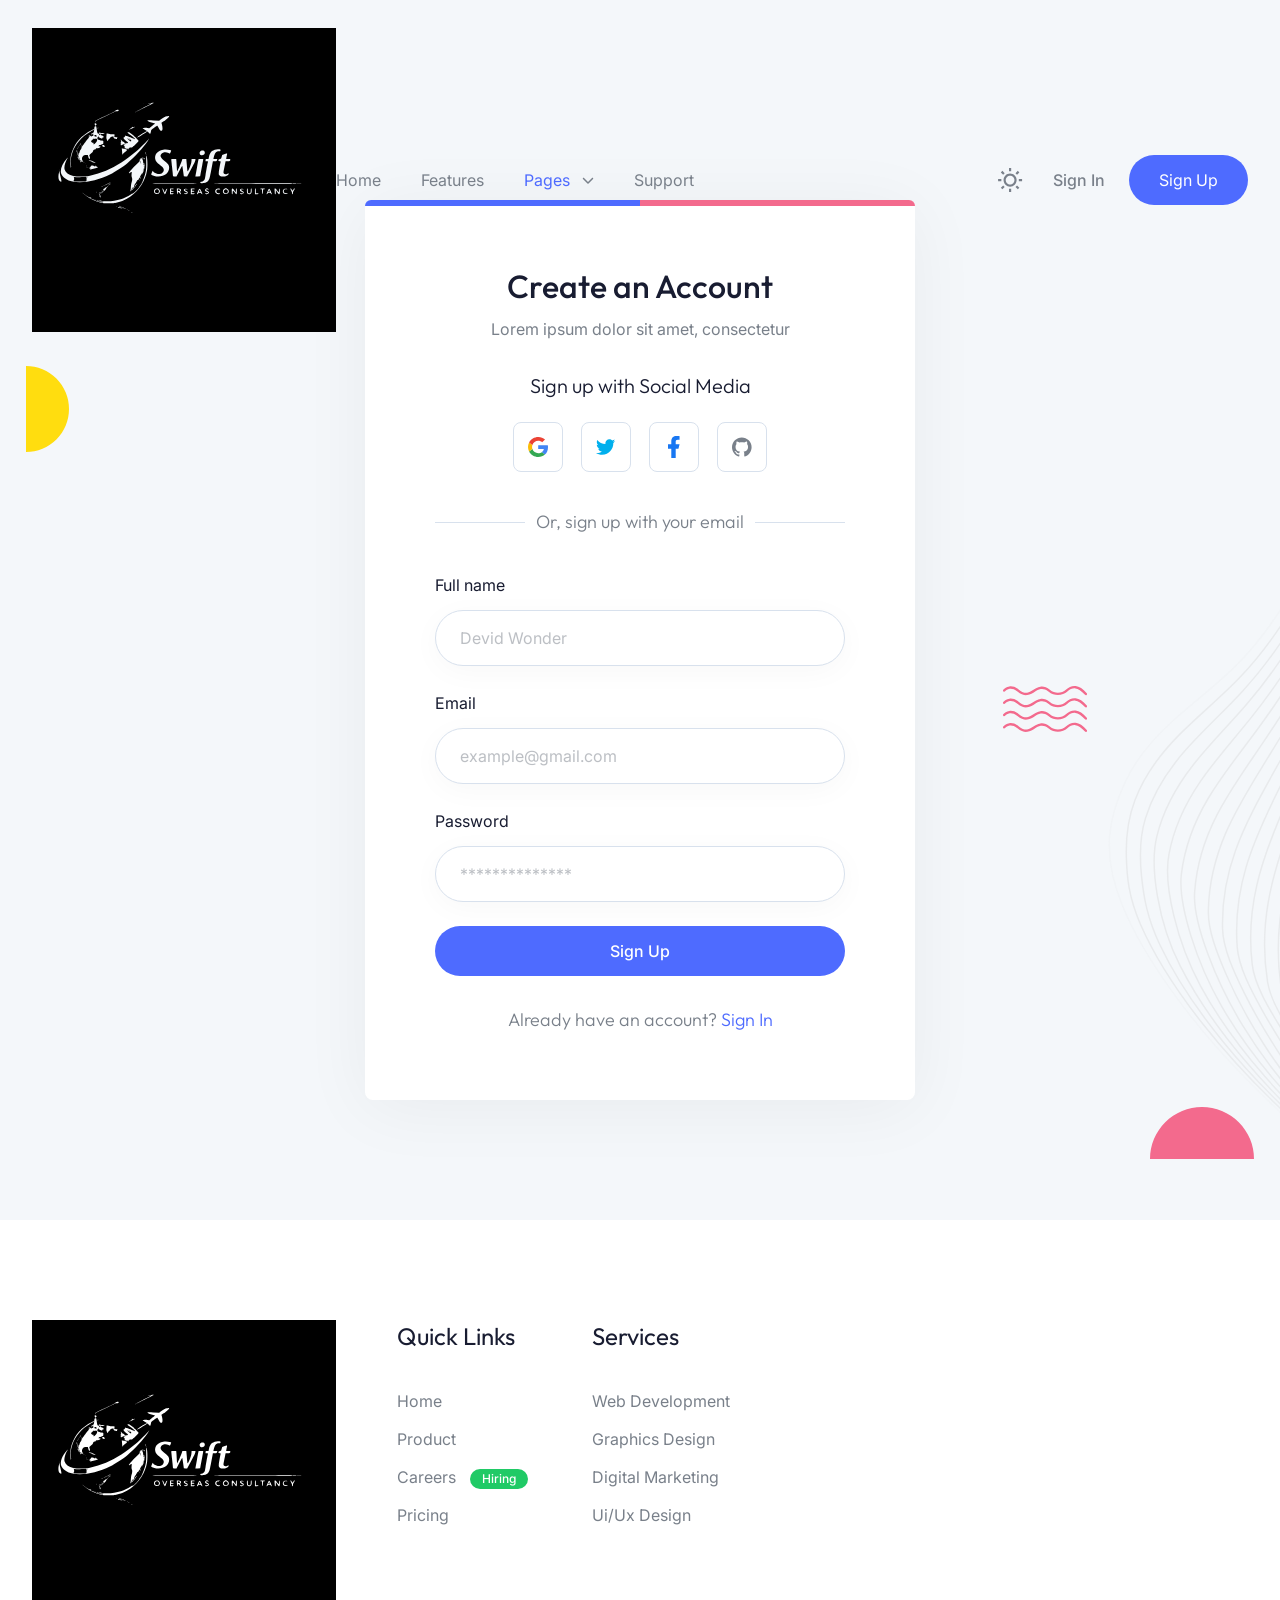
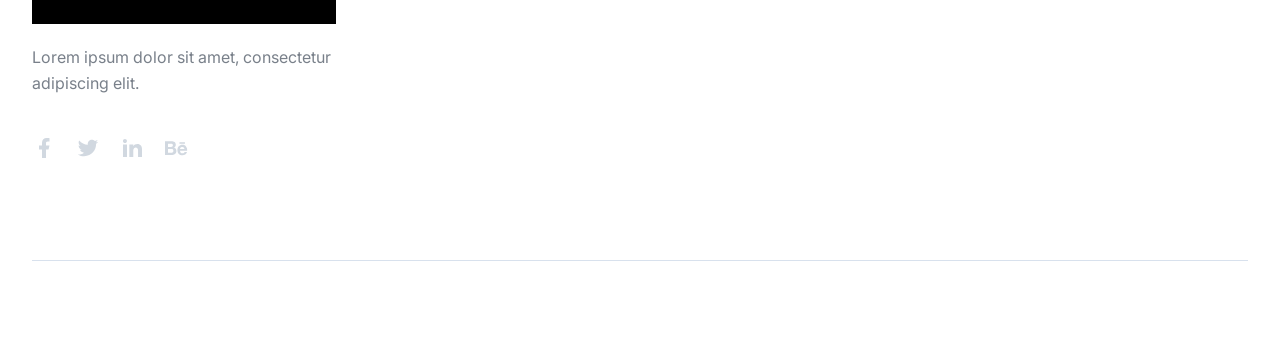
<file: signup.html>
<!DOCTYPE html>
<html lang="en">
  <head>
    <meta charset="UTF-8" />
    <meta http-equiv="X-UA-Compatible" content="IE=edge" />
    <meta name="viewport" content="width=device-width, initial-scale=1.0" />
    <title>Sign Up | Base - Tailwind CSS Startup Template</title>
  <link rel="icon" href="favicon.ico"><link href="style.css" rel="stylesheet"></head>
  <body
    x-data="{ page: 'signup', 'darkMode': true, 'stickyMenu': false, 'navigationOpen': false, 'scrollTop': false }"
    x-init="
         darkMode = JSON.parse(localStorage.getItem('darkMode'));
         $watch('darkMode', value => localStorage.setItem('darkMode', JSON.stringify(value)))"
    :class="{'b eh': darkMode === true}"
  >
    <!-- ===== Header Start ===== -->
    <header
  class="g s r vd ya cj"
  :class="{ 'hh sm _k dj bl ll' : stickyMenu }"
  @scroll.window="stickyMenu = (window.pageYOffset > 20) ? true : false"
>
  <div class="bb ze ki xn 2xl:ud-px-0 oo wf yf i">
    <div class="vd to/4 tc wf yf">
      <a href="index.html">
        <img class="om" src="images/logo-light.svg" alt="Logo Light" />
        <img class="xc nm" src="images/logo-dark.svg" alt="Logo Dark" />
      </a>

      <!-- Hamburger Toggle BTN -->
      <button class="po rc" @click="navigationOpen = !navigationOpen">
        <span class="rc i pf re pd">
          <span class="du-block h q vd yc">
            <span class="rc i r s eh um tg te rd eb ml jl dl" :class="{ 'ue el': !navigationOpen }"></span>
            <span class="rc i r s eh um tg te rd eb ml jl fl" :class="{ 'ue qr': !navigationOpen }"></span>
            <span class="rc i r s eh um tg te rd eb ml jl gl" :class="{ 'ue hl': !navigationOpen }"></span>
          </span>
          <span class="du-block h q vd yc lf">
            <span class="rc eh um tg ml jl el h na r ve yc" :class="{ 'sd dl': !navigationOpen }"></span>
            <span class="rc eh um tg ml jl qr h s pa vd rd" :class="{ 'sd rr': !navigationOpen }"></span>
          </span>
        </span>
      </button>
      <!-- Hamburger Toggle BTN -->
    </div>

    <div
      class="vd wo/4 sd qo f ho oo wf yf"
      :class="{ 'd hh rm sr td ud qg ug jc yh': navigationOpen }"
    >
      <nav>
        <ul class="tc _o sf yo cg ep">
          <li><a href="index.html" class="xl" :class="{ 'mk': page === 'home' }">Home</a></li>
          <li><a href="index.html#features" class="xl">Features</a></li>
          <li class="c i" x-data="{ dropdown: false }">
            <a
              href="#"
              class="xl tc wf yf bg"
              @click.prevent="dropdown = !dropdown"
              :class="{ 'mk': page === 'blog-grid' || page === 'blog-single' || page === 'signin' || page === 'signup' || page === '404' }"
            >
              Pages

              <svg
              :class="{ 'wh': dropdown }"
              class="th mm we fd pf" xmlns="http://www.w3.org/2000/svg" viewBox="0 0 512 512">
                <path d="M233.4 406.6c12.5 12.5 32.8 12.5 45.3 0l192-192c12.5-12.5 12.5-32.8 0-45.3s-32.8-12.5-45.3 0L256 338.7 86.6 169.4c-12.5-12.5-32.8-12.5-45.3 0s-12.5 32.8 0 45.3l192 192z" />
              </svg>
            </a>

            <!-- Dropdown Start -->
            <ul class="a" :class="{ 'tc': dropdown }">
              <li><a href="blog-grid.html" class="xl" :class="{ 'mk': page === 'blog-grid' }">Blog Grid</a></li>
              <li><a href="blog-single.html" class="xl" :class="{ 'mk': page === 'blog-single' }">Blog Single</a></li>
              <li><a href="signin.html" class="xl" :class="{ 'mk': page === 'signin' }">Sign In</a></li>
              <li><a href="signup.html" class="xl" :class="{ 'mk': page === 'signup' }">Sign Up</a></li>
              <li><a href="404.html" class="xl" :class="{ 'mk': page === '404' }">404</a></li>
            </ul>
            <!-- Dropdown End -->
          </li>
          <li><a href="index.html#support" class="xl">Support</a></li>
        </ul>
      </nav>

      <div class="tc wf ig pb no">
        <div class="pc h io pa ra" :class="navigationOpen ? '!-ud-visible' : 'd'">
          <label class="rc ab i">
            <input type="checkbox" :value="darkMode" @change="darkMode = !darkMode" class="pf vd yc uk h r za ab" />
            <!-- Icon Sun -->
            <svg :class="{ 'wn' : page === 'home', 'xh' : page === 'home' && stickyMenu }" class="th om" width="25" height="25" viewBox="0 0 25 25" fill="none" xmlns="http://www.w3.org/2000/svg">
              <path d="M12.0908 18.6363C10.3549 18.6363 8.69 17.9467 7.46249 16.7192C6.23497 15.4916 5.54537 13.8268 5.54537 12.0908C5.54537 10.3549 6.23497 8.69 7.46249 7.46249C8.69 6.23497 10.3549 5.54537 12.0908 5.54537C13.8268 5.54537 15.4916 6.23497 16.7192 7.46249C17.9467 8.69 18.6363 10.3549 18.6363 12.0908C18.6363 13.8268 17.9467 15.4916 16.7192 16.7192C15.4916 17.9467 13.8268 18.6363 12.0908 18.6363ZM12.0908 16.4545C13.2481 16.4545 14.358 15.9947 15.1764 15.1764C15.9947 14.358 16.4545 13.2481 16.4545 12.0908C16.4545 10.9335 15.9947 9.8236 15.1764 9.00526C14.358 8.18692 13.2481 7.72718 12.0908 7.72718C10.9335 7.72718 9.8236 8.18692 9.00526 9.00526C8.18692 9.8236 7.72718 10.9335 7.72718 12.0908C7.72718 13.2481 8.18692 14.358 9.00526 15.1764C9.8236 15.9947 10.9335 16.4545 12.0908 16.4545ZM10.9999 0.0908203H13.1817V3.36355H10.9999V0.0908203ZM10.9999 20.8181H13.1817V24.0908H10.9999V20.8181ZM2.83446 4.377L4.377 2.83446L6.69082 5.14828L5.14828 6.69082L2.83446 4.37809V4.377ZM17.4908 19.0334L19.0334 17.4908L21.3472 19.8046L19.8046 21.3472L17.4908 19.0334ZM19.8046 2.83337L21.3472 4.377L19.0334 6.69082L17.4908 5.14828L19.8046 2.83446V2.83337ZM5.14828 17.4908L6.69082 19.0334L4.377 21.3472L2.83446 19.8046L5.14828 17.4908ZM24.0908 10.9999V13.1817H20.8181V10.9999H24.0908ZM3.36355 10.9999V13.1817H0.0908203V10.9999H3.36355Z" fill=""/>
            </svg>
            <!-- Icon Sun -->
            <img class="xc nm" src="images/icon-moon.svg" alt="Moon" />
          </label>
        </div>

        <a href="signin.html" :class="{ 'nk yl' : page === 'home', 'ok' : page === 'home' && stickyMenu }" class="ek pk xl">Sign In</a>
        <a href="signup.html" :class="{ 'hh/[0.15]' : page === 'home', 'sh' : page === 'home' && stickyMenu }" class="lk gh dk rg tc wf xf _l gi hi">Sign Up</a>
      </div>
    </div>
  </div>
</header>

    <!-- ===== Header End ===== -->

    <main>
      <!-- ===== SignUp Form Start ===== -->
      <section class="i pg fh rm ki xn vq gj qp gr hj rp hr">
        <!-- Bg Shapes -->
        <img src="images/shape-06.svg" alt="Shape" class="h j k" />
        <img src="images/shape-03.svg" alt="Shape" class="h l m" />
        <img src="images/shape-17.svg" alt="Shape" class="h n o" />
        <img src="images/shape-18.svg" alt="Shape" class="h p q" />

        <div class="animate_top bb af i va sg hh sm vk xm yi _n jp hi ao kp">
          <!-- Bg Border -->
          <span class="rc h r s zd/2 od zg gh"></span>
          <span class="rc h r q zd/2 od xg mh"></span>

          <div class="rj">
            <h2 class="ek ck kk wm xb">Create an Account</h2>
            <p>Lorem ipsum dolor sit amet, consectetur</p>

            <h3 class="hk yj kk wm ob mc">Sign up with Social Media</h3>
            <ul class="tc wf xf mg ec">
              <li>
                <a
                  class="tc wf xf be dd di sg _g ch qm ml il bm rl/40 ym/40"
                  href="#"
                >
                  <svg width="22" height="22" viewBox="0 0 22 22" fill="none" xmlns="http://www.w3.org/2000/svg">
                    <g clip-path="url(#clip0_50_914)">
                      <path
                        d="M22.0001 11.2439C22.0134 10.4877 21.9338 9.73268 21.7629 8.99512H11.2246V13.0773H17.4105C17.2933 13.793 17.0296 14.4782 16.6352 15.0915C16.2409 15.7048 15.724 16.2336 15.1158 16.6461L15.0942 16.7828L18.4264 19.3125L18.6571 19.3351C20.7772 17.4162 21.9997 14.5928 21.9997 11.2439"
                        fill="#4285F4"
                      />
                      <path
                        d="M11.2245 22C14.255 22 16.7992 21.0222 18.6577 19.3355L15.1156 16.6465C14.1679 17.2945 12.8958 17.7467 11.2245 17.7467C9.80508 17.7386 8.42433 17.2926 7.27814 16.4721C6.13195 15.6516 5.27851 14.4982 4.83892 13.1755L4.70737 13.1865L1.24255 15.8143L1.19727 15.9377C2.13043 17.7603 3.56252 19.2925 5.33341 20.3631C7.10429 21.4338 9.14416 22.0005 11.2249 22"
                        fill="#34A853"
                      />
                      <path
                        d="M4.83889 13.1756C4.59338 12.4754 4.46669 11.7405 4.46388 11.0001C4.4684 10.2609 4.59041 9.52697 4.82552 8.82462L4.81927 8.6788L1.31196 6.00879L1.19724 6.06226C0.410039 7.59392 0 9.28503 0 11C0 12.715 0.410039 14.4061 1.19724 15.9377L4.83889 13.1756"
                        fill="#FBBC05"
                      />
                      <path
                        d="M11.2249 4.25337C12.8333 4.22889 14.3888 4.8159 15.565 5.89121L18.7329 2.86003C16.7011 0.992106 14.0106 -0.0328008 11.2249 3.27798e-05C9.14418 -0.000452376 7.10433 0.566279 5.33345 1.63686C3.56256 2.70743 2.13046 4.23965 1.19727 6.06218L4.82684 8.82455C5.27077 7.50213 6.12703 6.34962 7.27491 5.5295C8.4228 4.70938 9.80439 4.26302 11.2249 4.25337"
                        fill="#EB4335"
                      />
                    </g>
                    <defs>
                      <clipPath id="clip0_50_914">
                        <rect width="22" height="22" fill="white" />
                      </clipPath>
                    </defs>
                  </svg>
                </a>
              </li>
              <li>
                <a
                  class="tc wf xf be dd di sg _g ch qm ml il bm rl/40 ym/40"
                  href="#"
                >
                  <svg width="23" height="18" viewBox="0 0 23 18" fill="none" xmlns="http://www.w3.org/2000/svg">
                    <path
                      d="M22.1506 2.11765C21.3353 2.48824 20.4565 2.73176 19.5459 2.84824C20.4776 2.28706 21.1976 1.39765 21.5365 0.328235C20.6576 0.857647 19.6835 1.22824 18.6565 1.44C17.82 0.529412 16.6447 0 15.3106 0C12.8224 0 10.7894 2.03294 10.7894 4.54235C10.7894 4.90235 10.8318 5.25177 10.9059 5.58C7.13647 5.38941 3.78 3.57882 1.54588 0.836471C1.15412 1.50353 0.931765 2.28706 0.931765 3.11294C0.931765 4.69059 1.72588 6.08824 2.95412 6.88235C2.20235 6.88235 1.50353 6.67059 0.889412 6.35294C0.889412 6.35294 0.889412 6.35294 0.889412 6.38471C0.889412 8.58706 2.45647 10.4294 4.53176 10.8424C4.15059 10.9482 3.74823 11.0012 3.33529 11.0012C3.04941 11.0012 2.76353 10.9694 2.48823 10.9165C3.06 12.7059 4.72235 14.04 6.72353 14.0718C5.17765 15.3 3.21882 16.02 1.08 16.02C0.72 16.02 0.36 15.9988 0 15.9565C2.01176 17.2482 4.4047 18 6.96706 18C15.3106 18 19.8953 11.0753 19.8953 5.07176C19.8953 4.87059 19.8953 4.68 19.8847 4.47882C20.7741 3.84353 21.5365 3.03882 22.1506 2.11765Z"
                      fill="#00AFED"
                    />
                  </svg>
                </a>
              </li>
              <li>
                <a
                  class="tc wf xf be dd di sg _g ch qm ml il bm rl/40 ym/40"
                  href="#"
                >
                  <svg width="12" height="22" viewBox="0 0 12 22" fill="none" xmlns="http://www.w3.org/2000/svg">
                    <path
                      d="M7.7 12.65H10.45L11.55 8.25H7.7V6.05C7.7 4.917 7.7 3.85 9.9 3.85H11.55V0.154C11.1914 0.1067 9.8373 0 8.4073 0C5.4208 0 3.3 1.8227 3.3 5.17V8.25H0V12.65H3.3V22H7.7V12.65Z"
                      fill="#1877F2"
                    />
                  </svg>
                </a>
              </li>
              <li>
                <a
                  class="tc wf xf be dd di sg _g ch qm ml il bm rl/40 ym/40"
                  href="#"
                >
                  <svg width="23" height="22" viewBox="0 0 23 22" fill="none" xmlns="http://www.w3.org/2000/svg">
                    <path
                      d="M11.2731 0C9.7927 0 8.32679 0.291587 6.95907 0.858113C5.59136 1.42464 4.34862 2.25501 3.30182 3.30181C1.1877 5.41593 0 8.28329 0 11.2731C0 16.2558 3.23538 20.4832 7.7108 21.9825C8.27446 22.0727 8.45483 21.7233 8.45483 21.4189C8.45483 21.1596 8.45483 20.4494 8.45483 19.5137C5.33218 20.1901 4.66706 18.0031 4.66706 18.0031C4.1485 16.6955 3.41575 16.346 3.41575 16.346C2.3899 15.6471 3.49466 15.6696 3.49466 15.6696C4.62197 15.7485 5.21945 16.8307 5.21945 16.8307C6.20021 18.5442 7.85735 18.037 8.49992 17.7664C8.60138 17.0336 8.89448 16.5376 9.21013 16.2558C6.7075 15.974 4.08086 15.0045 4.08086 10.7094C4.08086 9.45813 4.50924 8.45482 5.24199 7.65443C5.12926 7.37261 4.7347 6.2002 5.35472 4.67834C5.35472 4.67834 6.30167 4.37396 8.45483 5.82819C9.3454 5.58018 10.3149 5.45618 11.2731 5.45618C12.2313 5.45618 13.2008 5.58018 14.0914 5.82819C16.2445 4.37396 17.1915 4.67834 17.1915 4.67834C17.8115 6.2002 17.4169 7.37261 17.3042 7.65443C18.037 8.45482 18.4653 9.45813 18.4653 10.7094C18.4653 15.0158 15.8274 15.9627 13.3135 16.2445C13.7194 16.594 14.0914 17.2817 14.0914 18.3301C14.0914 19.8407 14.0914 21.0581 14.0914 21.4189C14.0914 21.7233 14.2717 22.084 14.8467 21.9825C19.3221 20.4719 22.5462 16.2558 22.5462 11.2731C22.5462 9.79269 22.2546 8.32678 21.6881 6.95907C21.1216 5.59135 20.2912 4.34862 19.2444 3.30181C18.1976 2.25501 16.9549 1.42464 15.5871 0.858113C14.2194 0.291587 12.7535 0 11.2731 0Z"
                      fill="#79808A"
                    />
                  </svg>
                </a>
              </li>
            </ul>

            <span class="i rc sj hk xj">
              <span class="rc h s z/2 nd oe rh tm"></span>
              <span class="rc h q z/2 nd oe rh tm"></span>

              Or, sign up with your email
            </span>
          </div>

          <form class="sb" action="https://formbold.com/s/unique_form_id" method="POST">
            <div class="wb">
              <label class="rc kk wm vb" for="fullname">Full name</label>
              <input
                type="text"
                name="fullname"
                id="fullname"
                placeholder="Devid Wonder"
                class="vd hh rg zk _g ch hm dm fm pl/50 xi mi sm xm pm dn/40"
              />
            </div>

            <div class="wb">
              <label class="rc kk wm vb" for="email">Email</label>
              <input
                type="email"
                name="email"
                id="email"
                placeholder="example@gmail.com"
                class="vd hh rg zk _g ch hm dm fm pl/50 xi mi sm xm pm dn/40"
              />
            </div>

            <div class="wb">
              <label class="rc kk wm vb" for="password">Password</label>
              <input
                type="password"
                name="password"
                id="password"
                placeholder="**************"
                class="vd hh rg zk _g ch hm dm fm pl/50 xi mi sm xm pm dn/40"
              />
            </div>

            <button class="vd rj ek rc rg gh lk ml il _l gi hi">
              Sign Up
            </button>

            <p class="sj hk xj rj ob">
              Already have an account?
              <a class="mk" href="signin.html"> Sign In </a>
            </p>
          </form>
        </div>
      </section>
      <!-- ===== SignUp Form End ===== -->
    </main>
    <!-- ===== Footer Start ===== -->
    <footer>
  <div class="bb ze ki xn 2xl:ud-px-0">
    <!-- Footer Top -->
    <div class="ji gp">
      <div class="tc uf ap gg fp">
        <div class="animate_top zd/2 to/4">
          <a href="index.html">
            <img src="images/logo-light.svg" alt="Logo" class="om" />
            <img src="images/logo-dark.svg" alt="Logo" class="xc nm" />
          </a>

          <p class="lc fb">Lorem ipsum dolor sit amet, consectetur adipiscing elit.</p>

          <ul class="tc wf cg">
            <li>
              <a href="#">
                <svg class="vh ul cl il" width="24" height="24" viewBox="0 0 24 24" fill="none" xmlns="http://www.w3.org/2000/svg">
                  <g clip-path="url(#clip0_48_1499)">
                    <path d="M14 13.5H16.5L17.5 9.5H14V7.5C14 6.47 14 5.5 16 5.5H17.5V2.14C17.174 2.097 15.943 2 14.643 2C11.928 2 10 3.657 10 6.7V9.5H7V13.5H10V22H14V13.5Z" fill="" />
                  </g>
                  <defs>
                    <clipPath id="clip0_48_1499">
                      <rect width="24" height="24" fill="white" />
                    </clipPath>
                  </defs>
                </svg>
              </a>
            </li>
            <li>
              <a href="#">
                <svg class="vh ul cl il" width="24" height="24" viewBox="0 0 24 24" fill="none" xmlns="http://www.w3.org/2000/svg">
                  <g clip-path="url(#clip0_48_1502)">
                    <path
                      d="M22.162 5.65593C21.3985 5.99362 20.589 6.2154 19.76 6.31393C20.6337 5.79136 21.2877 4.96894 21.6 3.99993C20.78 4.48793 19.881 4.82993 18.944 5.01493C18.3146 4.34151 17.4803 3.89489 16.5709 3.74451C15.6615 3.59413 14.7279 3.74842 13.9153 4.18338C13.1026 4.61834 12.4564 5.30961 12.0771 6.14972C11.6978 6.98983 11.6067 7.93171 11.818 8.82893C10.1551 8.74558 8.52832 8.31345 7.04328 7.56059C5.55823 6.80773 4.24812 5.75098 3.19799 4.45893C2.82628 5.09738 2.63095 5.82315 2.63199 6.56193C2.63199 8.01193 3.36999 9.29293 4.49199 10.0429C3.828 10.022 3.17862 9.84271 2.59799 9.51993V9.57193C2.59819 10.5376 2.93236 11.4735 3.54384 12.221C4.15532 12.9684 5.00647 13.4814 5.95299 13.6729C5.33661 13.84 4.6903 13.8646 4.06299 13.7449C4.32986 14.5762 4.85 15.3031 5.55058 15.824C6.25117 16.345 7.09712 16.6337 7.96999 16.6499C7.10247 17.3313 6.10917 17.8349 5.04687 18.1321C3.98458 18.4293 2.87412 18.5142 1.77899 18.3819C3.69069 19.6114 5.91609 20.2641 8.18899 20.2619C15.882 20.2619 20.089 13.8889 20.089 8.36193C20.089 8.18193 20.084 7.99993 20.076 7.82193C20.8949 7.2301 21.6016 6.49695 22.163 5.65693L22.162 5.65593Z"
                      fill=""
                    />
                  </g>
                  <defs>
                    <clipPath id="clip0_48_1502">
                      <rect width="24" height="24" fill="white" />
                    </clipPath>
                  </defs>
                </svg>
              </a>
            </li>
            <li>
              <a href="#">
                <svg class="vh ul cl il" width="24" height="24" viewBox="0 0 24 24" fill="none" xmlns="http://www.w3.org/2000/svg">
                  <g clip-path="url(#clip0_48_1505)">
                    <path
                      d="M6.94 5.00002C6.93974 5.53046 6.72877 6.03906 6.35351 6.41394C5.97825 6.78883 5.46944 6.99929 4.939 6.99902C4.40857 6.99876 3.89997 6.78779 3.52508 6.41253C3.1502 6.03727 2.93974 5.52846 2.94 4.99802C2.94027 4.46759 3.15124 3.95899 3.5265 3.5841C3.90176 3.20922 4.41057 2.99876 4.941 2.99902C5.47144 2.99929 5.98004 3.21026 6.35492 3.58552C6.72981 3.96078 6.94027 4.46959 6.94 5.00002ZM7 8.48002H3V21H7V8.48002ZM13.32 8.48002H9.34V21H13.28V14.43C13.28 10.77 18.05 10.43 18.05 14.43V21H22V13.07C22 6.90002 14.94 7.13002 13.28 10.16L13.32 8.48002Z"
                      fill=""
                    />
                  </g>
                  <defs>
                    <clipPath id="clip0_48_1505">
                      <rect width="24" height="24" fill="white" />
                    </clipPath>
                  </defs>
                </svg>
              </a>
            </li>
            <li>
              <a href="#">
                <svg class="vh ul cl il" width="24" height="24" viewBox="0 0 24 24" xmlns="http://www.w3.org/2000/svg">
                  <g clip-path="url(#clip0_48_1508)">
                    <path
                      d="M7.443 5.3501C8.082 5.3501 8.673 5.4001 9.213 5.5481C9.70301 5.63814 10.1708 5.82293 10.59 6.0921C10.984 6.3391 11.279 6.6861 11.475 7.1311C11.672 7.5761 11.77 8.1211 11.77 8.7141C11.77 9.4071 11.623 10.0001 11.279 10.4451C10.984 10.8911 10.492 11.2861 9.902 11.5831C10.738 11.8311 11.377 12.2761 11.77 12.8691C12.164 13.4631 12.41 14.2051 12.41 15.0461C12.41 15.7391 12.262 16.3321 12.016 16.8271C11.77 17.3221 11.377 17.7671 10.934 18.0641C10.4528 18.3825 9.92084 18.6165 9.361 18.7561C8.771 18.9051 8.181 19.0041 7.591 19.0041H1V5.3501H7.443ZM7.049 10.8901C7.59 10.8901 8.033 10.7421 8.377 10.4951C8.721 10.2481 8.869 9.8021 8.869 9.2581C8.869 8.9611 8.819 8.6641 8.721 8.4671C8.623 8.2691 8.475 8.1201 8.279 7.9721C8.082 7.8731 7.885 7.7741 7.639 7.7251C7.393 7.6751 7.148 7.6751 6.852 7.6751H4V10.8911H7.05L7.049 10.8901ZM7.197 16.7281C7.492 16.7281 7.787 16.6781 8.033 16.6291C8.28138 16.5819 8.51628 16.4805 8.721 16.3321C8.92139 16.1873 9.08903 16.002 9.213 15.7881C9.311 15.5411 9.41 15.2441 9.41 14.8981C9.41 14.2051 9.213 13.7101 8.82 13.3641C8.426 13.0671 7.885 12.9191 7.246 12.9191H4V16.7291H7.197V16.7281ZM16.689 16.6781C17.082 17.0741 17.672 17.2721 18.459 17.2721C19 17.2721 19.492 17.1241 19.885 16.8771C20.279 16.5801 20.525 16.2831 20.623 15.9861H23.033C22.639 17.1731 22.049 18.0141 21.263 18.5581C20.475 19.0531 19.541 19.3501 18.41 19.3501C17.6864 19.3523 16.9688 19.2179 16.295 18.9541C15.6887 18.7266 15.148 18.3529 14.721 17.8661C14.2643 17.4107 13.9267 16.8498 13.738 16.2331C13.492 15.5901 13.393 14.8981 13.393 14.1061C13.393 13.3641 13.492 12.6721 13.738 12.0281C13.9745 11.4082 14.3245 10.8378 14.77 10.3461C15.213 9.9011 15.754 9.5061 16.344 9.2581C17.0007 8.99416 17.7022 8.85969 18.41 8.8621C19.246 8.8621 19.984 9.0111 20.623 9.3571C21.263 9.7031 21.754 10.0991 22.148 10.6931C22.5499 11.2636 22.8494 11.8998 23.033 12.5731C23.131 13.2651 23.18 13.9581 23.131 14.7491H16C16 15.5411 16.295 16.2831 16.689 16.6791V16.6781ZM19.787 11.4841C19.443 11.1381 18.902 10.9401 18.262 10.9401C17.82 10.9401 17.475 11.0391 17.18 11.1871C16.885 11.3361 16.689 11.5341 16.492 11.7321C16.311 11.9234 16.1912 12.1643 16.148 12.4241C16.098 12.6721 16.049 12.8691 16.049 13.0671H20.475C20.377 12.3251 20.131 11.8311 19.787 11.4841V11.4841ZM15.459 6.2901H20.967V7.6261H15.46V6.2901H15.459Z"
                    />
                  </g>
                  <defs>
                    <clipPath id="clip0_48_1508">
                      <rect width="24" height="24" fill="white" />
                    </clipPath>
                  </defs>
                </svg>
              </a>
            </li>
          </ul>
        </div>

        <div class="vd ro tc sf rn un gg vn">
          <div class="animate_top">
            <h4 class="kk wm tj ec">Quick Links</h4>

            <ul>
              <li><a href="#" class="sc xl vb">Home</a></li>
              <li><a href="#" class="sc xl vb">Product</a></li>
              <li>
                <a href="#" class="sc xl vb">
                  Careers 
                  <span class="sc ek uj lk nh rg zi _i nc">Hiring</span>
                </a>
              </li>
              <li><a href="#" class="sc xl vb">Pricing</a></li>
            </ul>
          </div>

          <div class="animate_top">
            <h4 class="kk wm tj ec">Services</h4>

            <ul>
              <li><a href="#" class="sc xl vb">Web Development</a></li>
              <li><a href="#" class="sc xl vb">Graphics Design</a></li>
              <li><a href="#" class="sc xl vb">Digital Marketing</a></li>
              <li><a href="#" class="sc xl vb">Ui/Ux Design</a></li>
            </ul>
          </div>

          <div class="animate_top">
            <h4 class="kk wm tj ec">Support</h4>

            <ul>
              <li><a href="#" class="sc xl vb">Company</a></li>
              <li><a href="#" class="sc xl vb">Press media</a></li>
              <li><a href="#" class="sc xl vb">Our Blog</a></li>
              <li><a href="#" class="sc xl vb">Contact Us</a></li>
            </ul>
          </div>

          <div class="animate_top">
            <h4 class="kk wm tj ec">Newsletter</h4>
            <p class="ac qe">Subscribe to receive future updates</p>

            <form action="https://formbold.com/s/unique_form_id" method="POST">
              <div class="i">
                <input
                  type="text"
                  placeholder="Email address"
                  class="vd sm _g ch pm vk xm rg gm dm dn gi mi"
                />

                <button class="h q fi">
                  <svg class="th vm ul" width="20" height="20" viewBox="0 0 20 20" fill="none" xmlns="http://www.w3.org/2000/svg">
                    <g clip-path="url(#clip0_48_1487)">
                      <path
                        d="M3.1175 1.17318L18.5025 9.63484C18.5678 9.67081 18.6223 9.72365 18.6602 9.78786C18.6982 9.85206 18.7182 9.92527 18.7182 9.99984C18.7182 10.0744 18.6982 10.1476 18.6602 10.2118C18.6223 10.276 18.5678 10.3289 18.5025 10.3648L3.1175 18.8265C3.05406 18.8614 2.98262 18.8792 2.91023 18.8781C2.83783 18.8769 2.76698 18.857 2.70465 18.8201C2.64232 18.7833 2.59066 18.7308 2.55478 18.6679C2.51889 18.6051 2.50001 18.5339 2.5 18.4615V1.53818C2.50001 1.46577 2.51889 1.39462 2.55478 1.33174C2.59066 1.26885 2.64232 1.2164 2.70465 1.17956C2.76698 1.14272 2.83783 1.12275 2.91023 1.12163C2.98262 1.12051 3.05406 1.13828 3.1175 1.17318ZM4.16667 10.8332V16.3473L15.7083 9.99984L4.16667 3.65234V9.16651H8.33333V10.8332H4.16667Z"
                        fill=""
                      />
                    </g>
                    <defs>
                      <clipPath id="clip0_48_1487">
                        <rect width="20" height="20" fill="white" />
                      </clipPath>
                    </defs>
                  </svg>
                </button>
              </div>
            </form>
          </div>
        </div>
      </div>
    </div>
    <!-- Footer Top -->

    <!-- Footer Bottom -->
    <div class="bh ch pm tc uf sf yo wf xf ap cg fp bj">
      <div class="animate_top">
        <ul class="tc wf gg">
          <li><a href="#" class="xl">English</a></li>
          <li><a href="#" class="xl">Privacy Policy</a></li>
          <li><a href="#" class="xl">Support</a></li>
        </ul>
      </div>

      <div class="animate_top">
        <p>&copy; 2025 Base. All rights reserved</p>
      </div>
    </div>
    <!-- Footer Bottom -->
  </div>
</footer>

    <!-- ===== Footer End ===== -->

    <!-- ====== Back To Top Start ===== -->
    <button
  class="xc wf xf ie ld vg sr gh tr g sa ta _a"
  @click="window.scrollTo({top: 0, behavior: 'smooth'})"
  @scroll.window="scrollTop = (window.pageYOffset > 50) ? true : false"
  :class="{ 'uc' : scrollTop }"
>
  <svg class="uh se qd" xmlns="http://www.w3.org/2000/svg" viewBox="0 0 512 512">
    <path d="M233.4 105.4c12.5-12.5 32.8-12.5 45.3 0l192 192c12.5 12.5 12.5 32.8 0 45.3s-32.8 12.5-45.3 0L256 173.3 86.6 342.6c-12.5 12.5-32.8 12.5-45.3 0s-12.5-32.8 0-45.3l192-192z" />
  </svg>
</button>

    <!-- ====== Back To Top End ===== -->
  <script defer src="bundle.js"></script>
    


    <script>
      document.addEventListener('DOMContentLoaded', () => {
        const editables = document.querySelectorAll('p, h1, h2, h3, h4, h5, h6, span, a');
        const pagePath = window.location.pathname.split('/').pop() || 'index.html';
        
        // Assign stable IDs
        editables.forEach((el, i) => {
          if (!el.hasAttribute('data-edit-id')) {
            el.setAttribute('data-edit-id', 'sv-edit-' + i);
          }
        });

        // Load saved content globally
        const savedContent = JSON.parse(localStorage.getItem('sv_content_' + pagePath)) || {};
        Object.keys(savedContent).forEach(id => {
          const el = document.querySelector(`[data-edit-id="${id}"]`);
          if (el) {
            el.innerHTML = savedContent[id];
          }
        });

        // Admin Edit Mode
        if (localStorage.getItem('isAdmin') === 'true') {
          editables.forEach(el => {
            el.setAttribute('contenteditable', 'true');
            el.style.outline = '1px dashed #25D366';
            el.style.padding = '2px';
            
            if (el.tagName === 'A') {
              el.addEventListener('click', e => e.preventDefault());
            }
          });

          const btn = document.createElement('button');
          btn.innerText = 'Save Content';
          btn.style.position = 'fixed';
          btn.style.bottom = '20px';
          btn.style.left = '20px';
          btn.style.zIndex = '999999';
          btn.style.padding = '10px 20px';
          btn.style.background = '#4A6CF7';
          btn.style.color = 'white';
          btn.style.border = 'none';
          btn.style.borderRadius = '24px';
          btn.style.cursor = 'pointer';
          btn.style.fontWeight = '700';
          btn.style.boxShadow = '0 4px 15px rgba(74, 108, 247, 0.4)';
          btn.onclick = () => {
            const toSave = {};
            editables.forEach((el, i) => {
              toSave['sv-edit-' + i] = el.innerHTML;
            });
            localStorage.setItem('sv_content_' + pagePath, JSON.stringify(toSave));
            btn.innerText = 'Saved!';
            setTimeout(() => btn.innerText = 'Save Content', 2000);
          };
          document.body.appendChild(btn);

          const logoutBtn = document.createElement('button');
          logoutBtn.innerText = 'Logout Admin';
          logoutBtn.style.position = 'fixed';
          logoutBtn.style.bottom = '20px';
          logoutBtn.style.left = '160px';
          logoutBtn.style.zIndex = '999999';
          logoutBtn.style.padding = '10px 20px';
          logoutBtn.style.background = '#ef4444';
          logoutBtn.style.color = 'white';
          logoutBtn.style.border = 'none';
          logoutBtn.style.borderRadius = '24px';
          logoutBtn.style.cursor = 'pointer';
          logoutBtn.style.fontWeight = '700';
          logoutBtn.style.boxShadow = '0 4px 15px rgba(239, 68, 68, 0.4)';
          logoutBtn.onclick = () => {
            localStorage.removeItem('isAdmin');
            location.reload();
          };
          document.body.appendChild(logoutBtn);
        }
      });
    </script>

</body>
</html>
</file>
